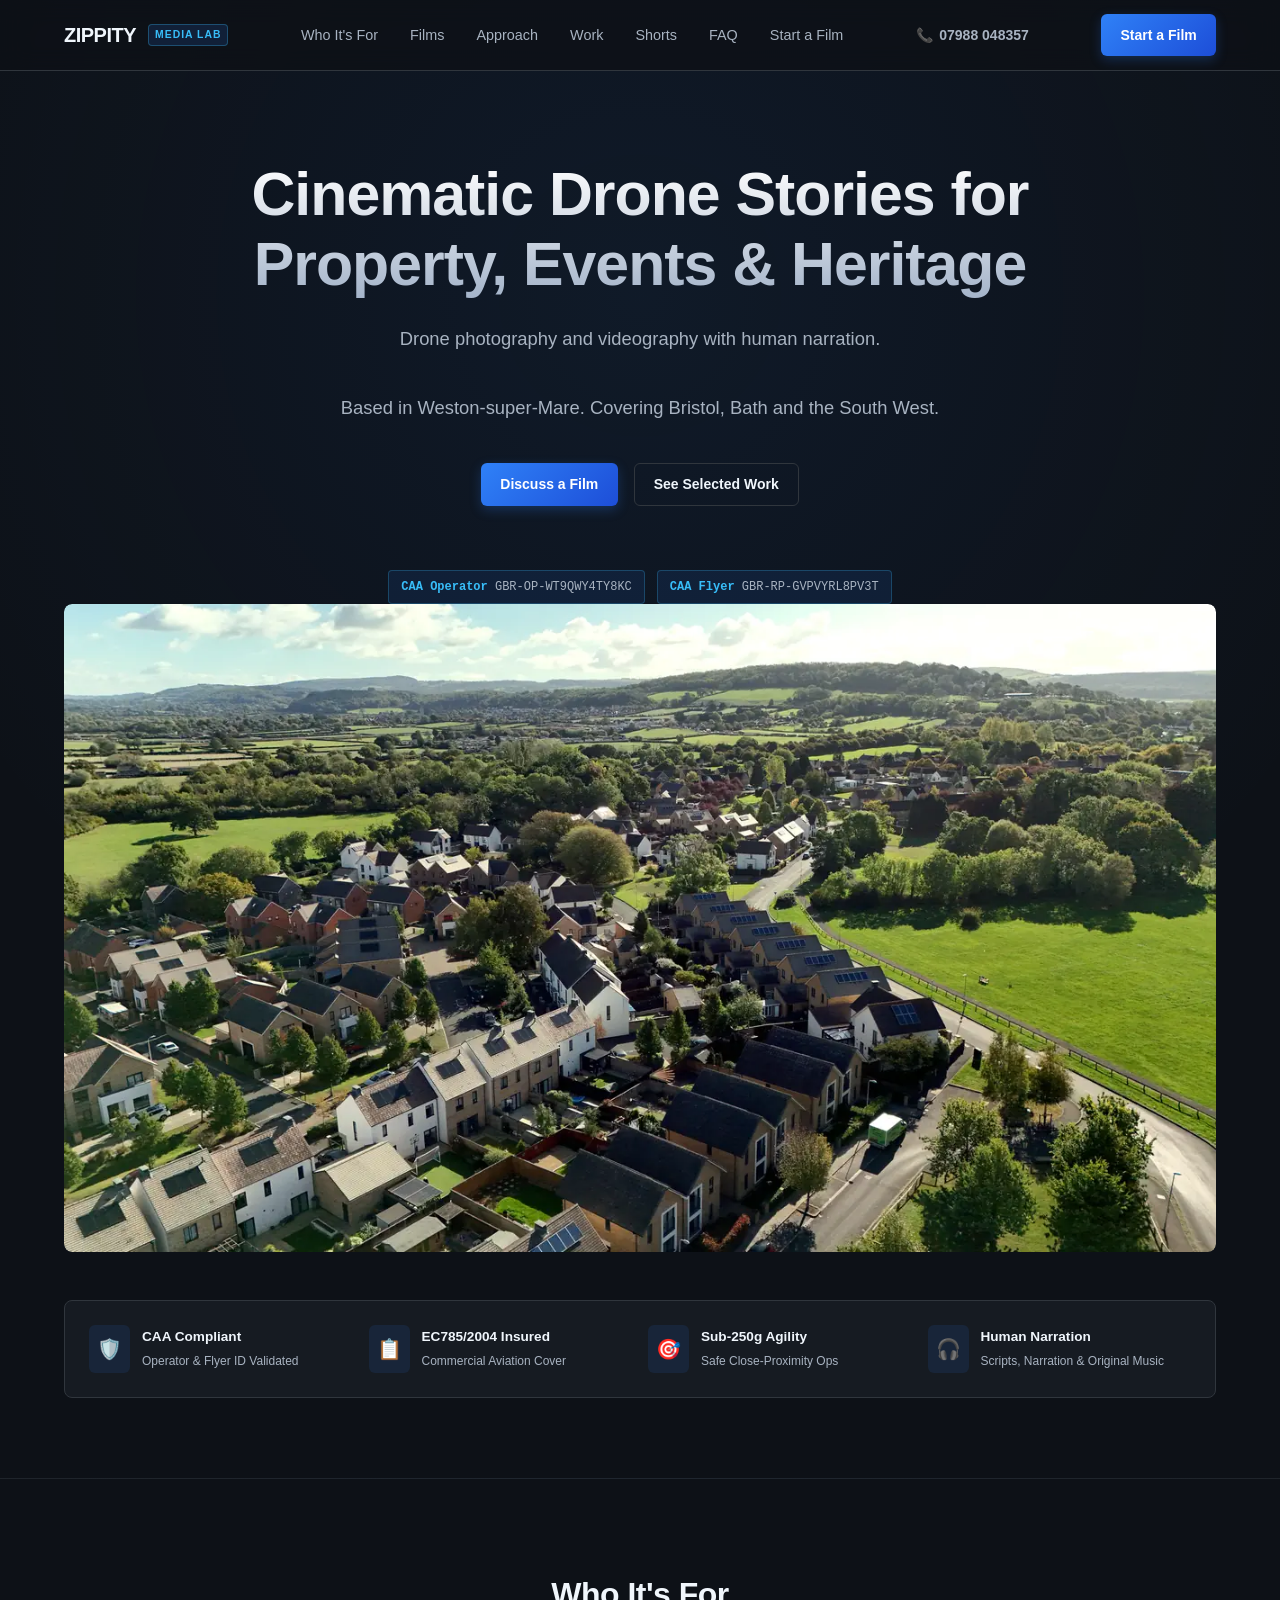
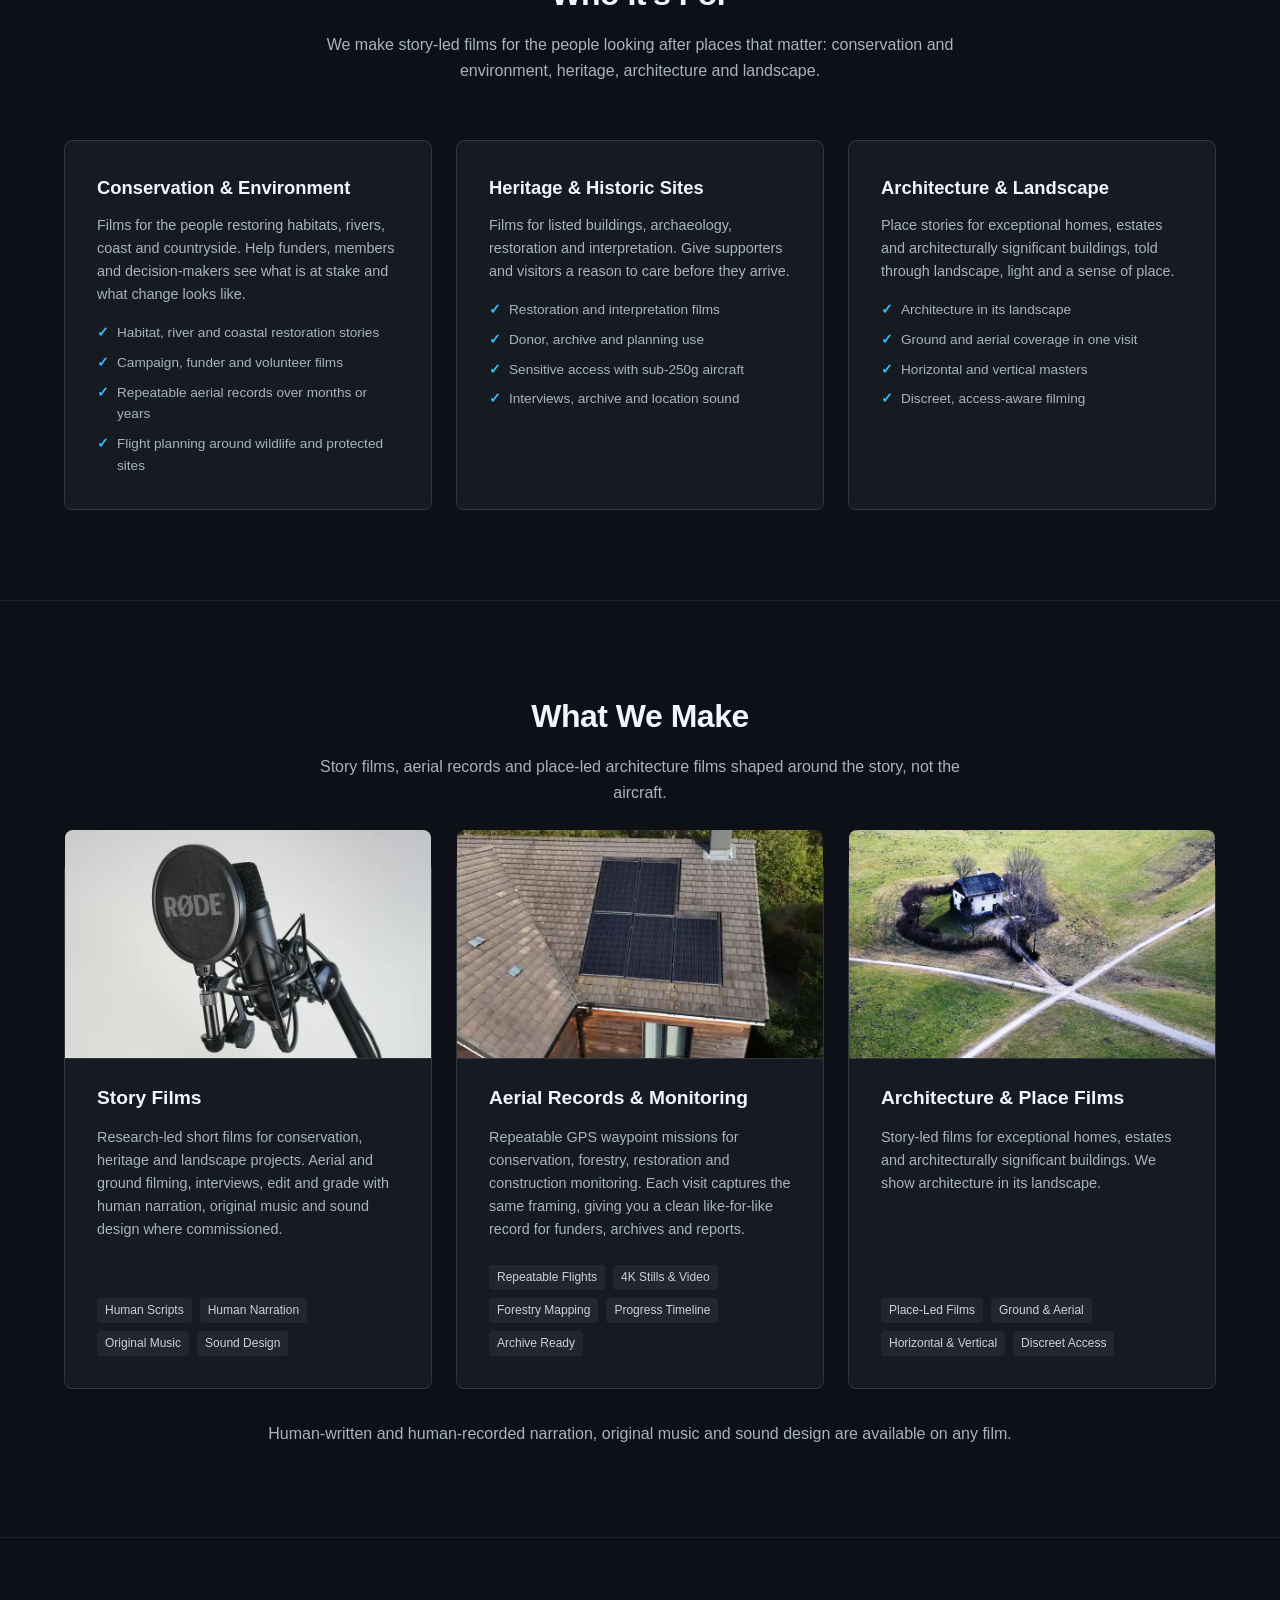
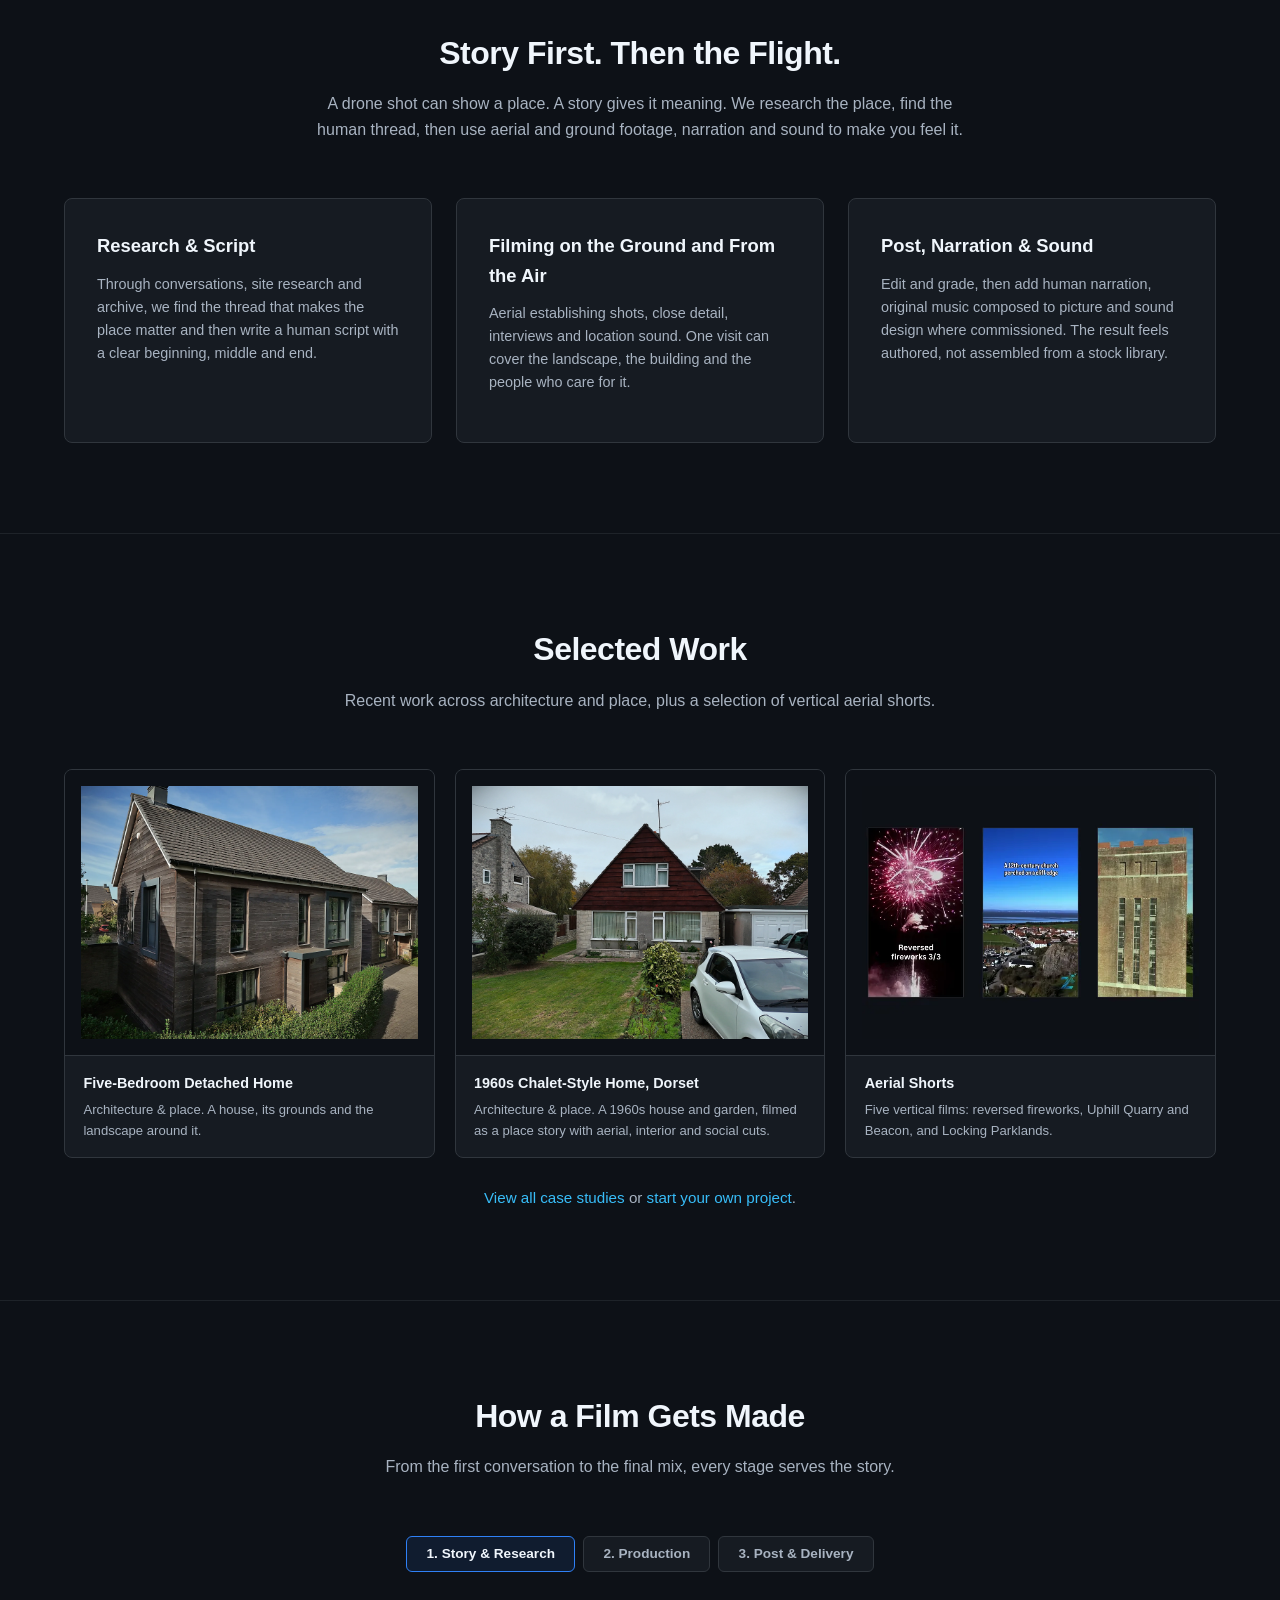
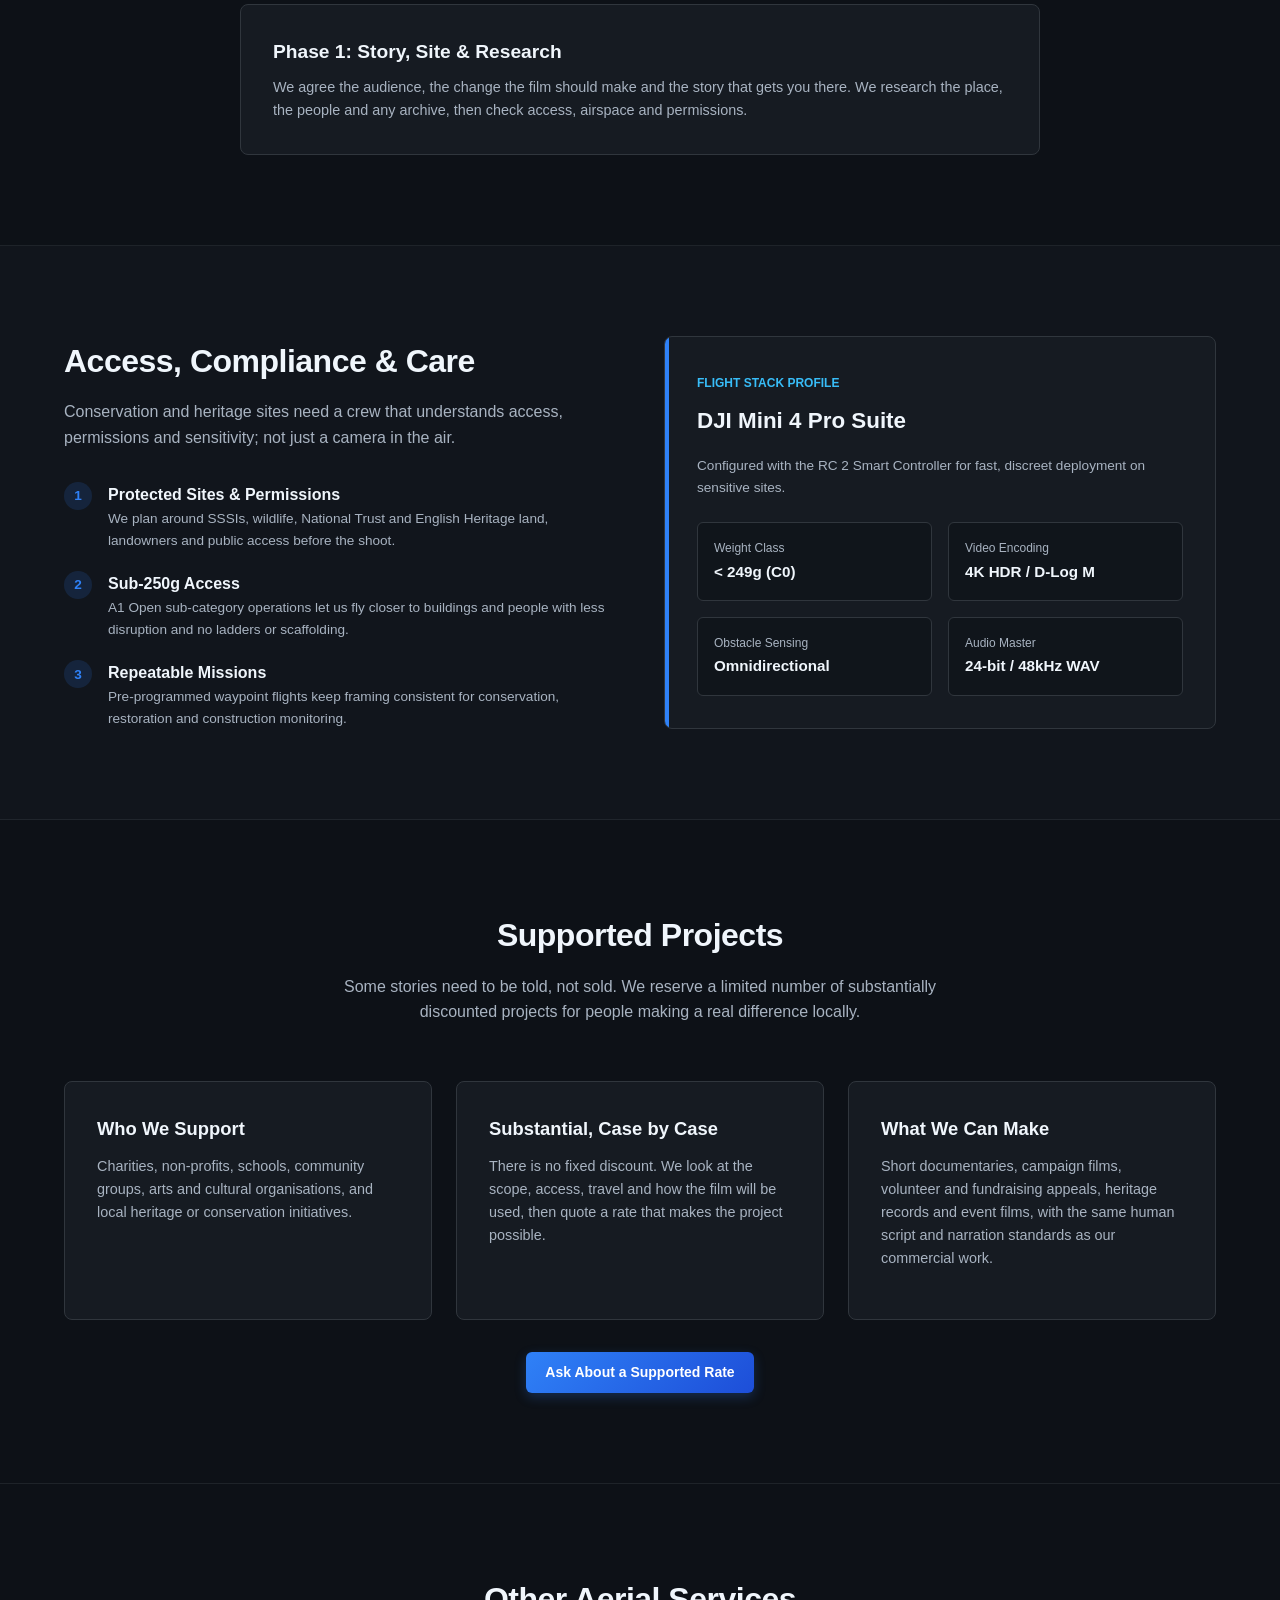
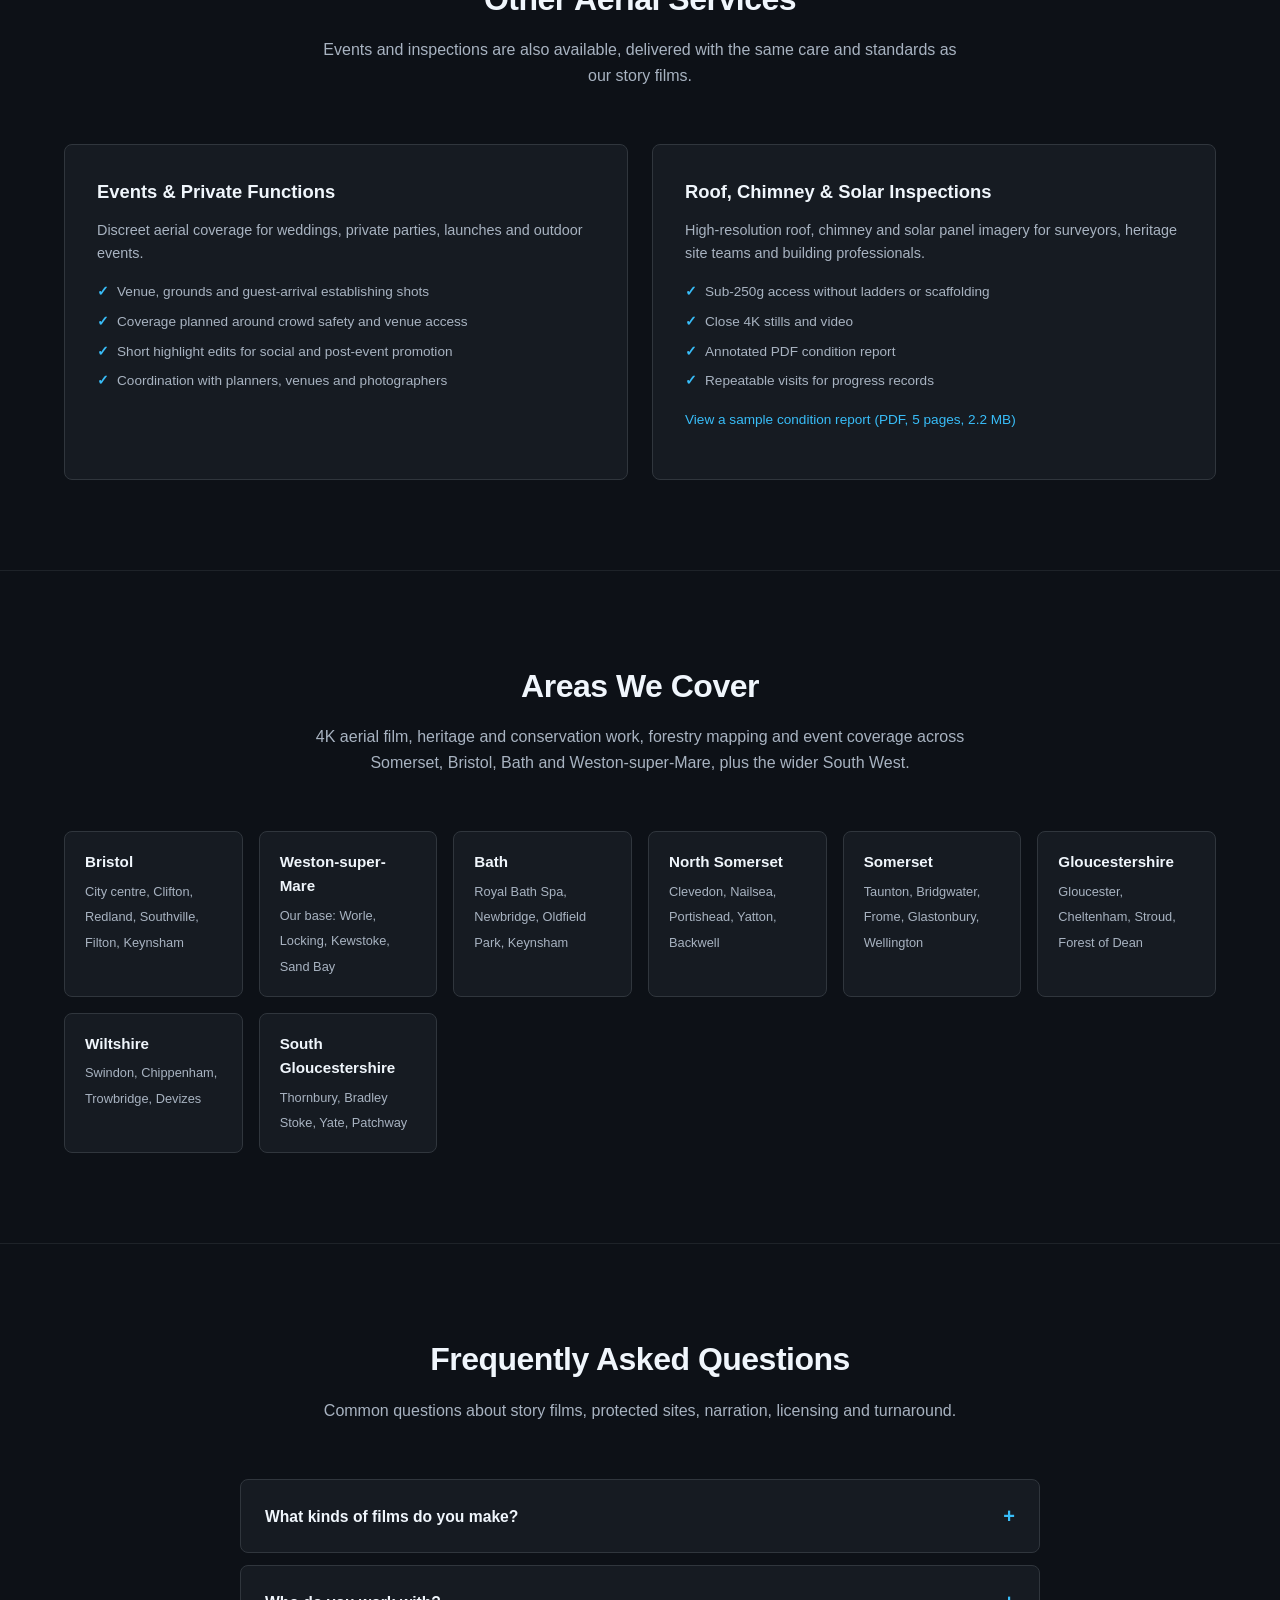
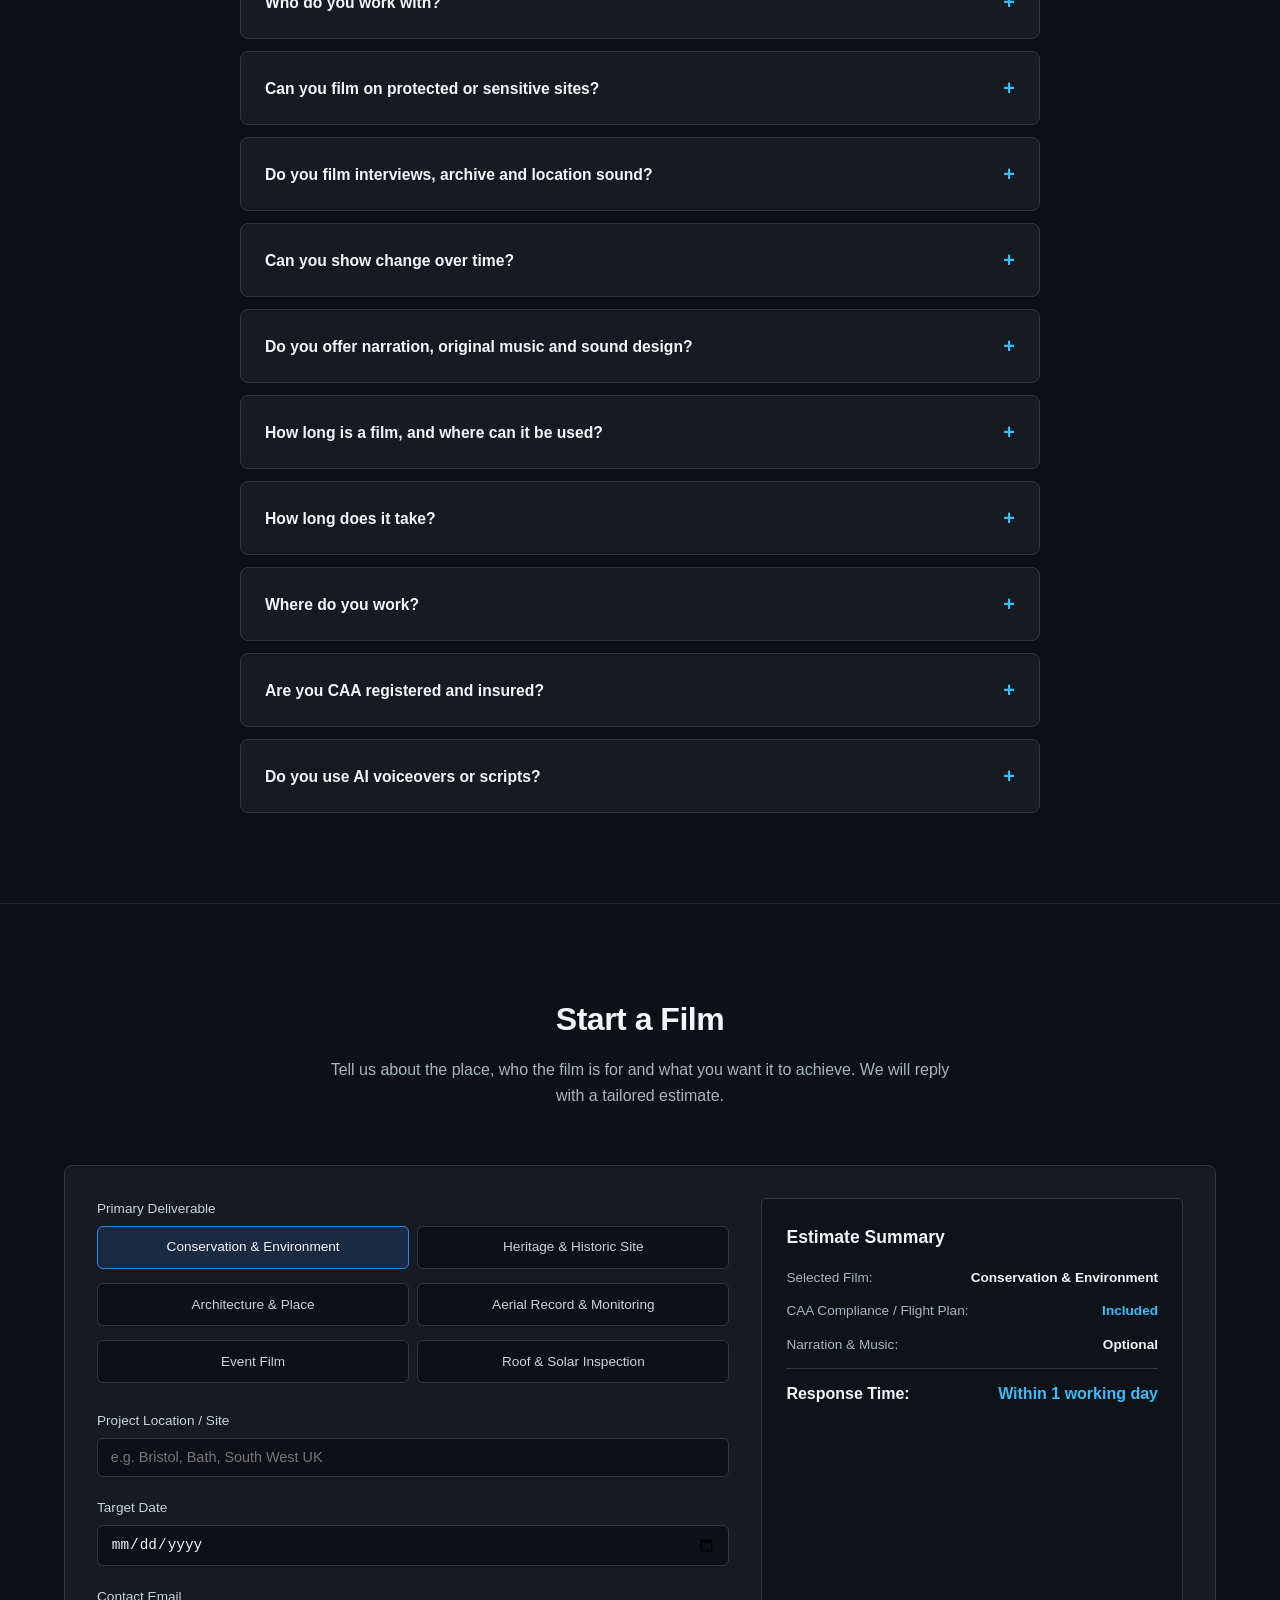
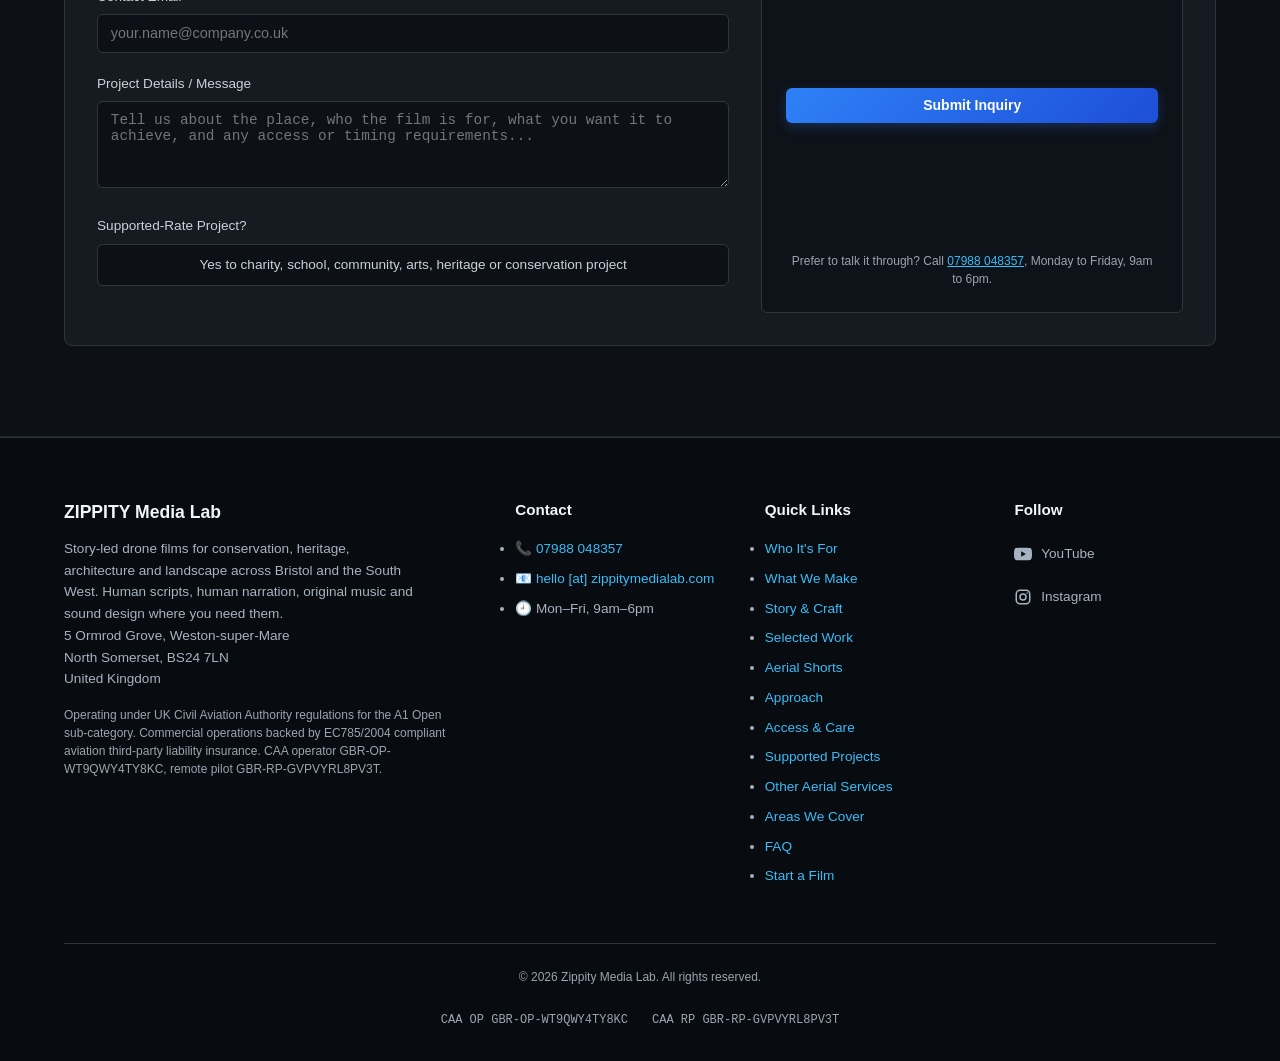
<file: index.html>
<!DOCTYPE html>
<html lang="en-GB">
<head>
    <meta charset="UTF-8">
    <meta name="viewport" content="width=device-width, initial-scale=1.0">
    <meta name="description" content="4K aerial cinematography, heritage and conservation filming, forestry drone mapping and event videography in Somerset, Bristol, Bath and Weston-super-Mare.">
    <meta name="robots" content="index, follow, max-image-preview:large, max-snippet:-1, max-video-preview:-1">
    <!-- TODO(seo): set og:locale to en_GB once any non-UK market is targeted -->
    <meta name="theme-color" content="#0d1117">
    <title>4K Aerial Cinematography | Somerset, Bristol &amp; Bath | Zippity Media Lab</title>

    <!-- ==================================================================
         CANONICAL URL
         TODO(seo): every domain-dependent string in this file lives in the
         constants below plus the FOOTER_CONTACT and SITE_URL references in
         the body. If the domain changes, update:
           1. SITE_URL / OG_URL / OG_IMAGE here in <head>
           2. <link rel="canonical">
           3. JSON-LD "url", "logo", "image" (@id: #business)
           4. footer mailto: link
           5. CONTACT_EMAIL in the <script> block (submitInquiry)
           6. robots.txt  -> Sitemap:
           7. sitemap.xml  -> <loc>
         Current canonical URL: https://www.zippitymedialab.com/
         NOTE: the site is hosted at the root of www.zippitymedialab.com on
         Cloudflare Pages. The old /zippity/ URLs 301-redirect
         here. Submit https://www.zippitymedialab.com/sitemap.xml directly in
         Google Search Console. hello [at] zippitymedialab.com is the contact
         address, so mailto: delivery is pending.
         ================================================================== -->
    <link rel="canonical" href="https://www.zippitymedialab.com/">

    <!-- Open Graph -->
    <meta property="og:type" content="website">
    <meta property="og:site_name" content="Zippity Media Lab">
    <meta property="og:locale" content="en_GB">
    <meta property="og:url" content="https://www.zippitymedialab.com/">
    <meta property="og:title" content="4K Aerial Cinematography | Somerset, Bristol &amp; Bath | Zippity Media Lab">
    <meta property="og:description" content="4K aerial cinematography, heritage and conservation filming, forestry drone mapping and event videography in Somerset, Bristol, Bath and Weston-super-Mare.">
    <!-- TODO(seo): og:image needs a real 1200x630 JPG at assets/og-1200x630.jpg (see reserved media slots) -->
    <meta property="og:image" content="https://www.zippitymedialab.com/assets/og-1200x630.jpg">
    <meta property="og:image:width" content="1200">
    <meta property="og:image:height" content="630">
    <meta property="og:image:alt" content="Cinematic aerial view captured by Zippity Media Lab over the South West">

    <!-- Twitter / X -->
    <meta name="twitter:card" content="summary_large_image">
    <meta name="twitter:title" content="4K Aerial Cinematography | Somerset, Bristol &amp; Bath | Zippity Media Lab">
    <meta name="twitter:description" content="4K aerial cinematography, heritage and conservation filming, forestry drone mapping and event videography in Somerset, Bristol, Bath and Weston-super-Mare.">
    <meta name="twitter:image" content="https://www.zippitymedialab.com/assets/og-1200x630.jpg">
    <meta name="twitter:image:alt" content="Cinematic aerial view captured by Zippity Media Lab over the South West">

    <!-- Favicon: inline SVG data URI so it resolves with no extra request and no 404.
         TODO(seo): replace with <link rel="icon" href="/favicon.svg"> once a real file exists. -->
    <link rel="icon" href="data:image/svg+xml,%3Csvg xmlns='http://www.w3.org/2000/svg' viewBox='0 0 32 32'%3E%3Crect width='32' height='32' rx='6' fill='%230d1117'/%3E%3Ctext x='16' y='22' font-family='Arial,sans-serif' font-size='14' font-weight='bold' fill='%2338bdf8' text-anchor='middle'%3EZ%3C/text%3E%3C/svg%3E">
    <!-- TODO(seo): add apple-touch-icon at /assets/apple-touch-icon.png (180x180) -->

    <!-- ==================== STRUCTURED DATA ====================
         @graph: ProfessionalService (#business) + 5 Service nodes + FAQPage + WebPage + WebSite.
         Deliberately NO AggregateRating/Review markup: no genuine reviews exist
         and fabricated review schema is a Google manual-action risk.
         FAQ text below MUST stay verbatim in sync with the visible FAQ section.
         NOTE: JSON-LD cannot contain comments, so these pending fields are
         omitted from the object above and listed here instead. Add them to
         #business when the real values are known:
           - "taxID"       -> Companies House number
           - "foundingDate"-> YYYY-MM-DD
           - "priceRange"  -> e.g. "GBP 400-1500" (also gives PriceSpecification)
           - "sameAs"      -> currently YouTube and Instagram; add LinkedIn when
             a company profile exists.
           - EC785/2004 credential -> replace the placeholder "comment" with the
             real insurer name and policy reference.
    =========================================================== -->
    <script type="application/ld+json">
    {
      "@context": "https://schema.org",
      "@graph": [
        {
          "@type": ["ProfessionalService", "LocalBusiness"],
          "@id": "https://www.zippitymedialab.com/#business",
          "name": "Zippity Media Lab",
          "description": "4K aerial cinematography, heritage and conservation filming, forestry drone mapping and event videography for Somerset, Bristol, Bath and Weston-super-Mare. Human-written scripts, professional narration, optional original music and sound design.",
          "url": "https://www.zippitymedialab.com/",
          "email": "hello@zippitymedialab.com",
          "telephone": "+447988048357",
          "image": "https://www.zippitymedialab.com/assets/og-1200x630.jpg",
          "logo": {
            "@type": "ImageObject",
            "@id": "https://www.zippitymedialab.com/#logo",
            "url": "https://www.zippitymedialab.com/assets/logo-512.png",
            "contentUrl": "https://www.zippitymedialab.com/assets/logo-512.png",
            "width": 512,
            "height": 512,
            "caption": "Zippity Media Lab"
          },
          "address": {
            "@type": "PostalAddress",
            "streetAddress": "5 Ormrod Grove",
            "addressLocality": "Weston-super-Mare",
            "addressRegion": "North Somerset",
            "postalCode": "BS24 7LN",
            "addressCountry": "GB"
          },
          "geo": {
            "@type": "GeoCoordinates",
            "latitude": 51.338121,
            "longitude": -2.899428
          },
          "openingHoursSpecification": [
            {
              "@type": "OpeningHoursSpecification",
              "dayOfWeek": ["Monday", "Tuesday", "Wednesday", "Thursday", "Friday"],
              "opens": "09:00",
              "closes": "18:00"
            }
          ],
          "areaServed": [
            { "@type": "City", "name": "Bristol" },
            { "@type": "City", "name": "Bath" },
            { "@type": "Place", "name": "Weston-super-Mare" },
            { "@type": "AdministrativeArea", "name": "North Somerset" },
            { "@type": "AdministrativeArea", "name": "Somerset" },
            { "@type": "AdministrativeArea", "name": "Wiltshire" },
            { "@type": "AdministrativeArea", "name": "Gloucestershire" },
            { "@type": "AdministrativeArea", "name": "South West England" }
          ],
          "hasCredential": [
            {
              "@type": "EducationalOccupationalCredential",
              "credentialCategory": "CAA Operator ID",
              "identifier": "GBR-OP-WT9QWY4TY8KC",
              "recognizedBy": { "@type": "GovernmentOrganization", "name": "UK Civil Aviation Authority" }
            },
            {
              "@type": "EducationalOccupationalCredential",
              "credentialCategory": "CAA Flyer ID",
              "identifier": "GBR-RP-GVPVYRL8PV3T",
              "recognizedBy": { "@type": "GovernmentOrganization", "name": "UK Civil Aviation Authority" }
            },
            {
              "@type": "EducationalOccupationalCredential",
              "credentialCategory": "Commercial Aviation Third-Party Liability Insurance",
              "identifier": "EC785/2004",
              "comment": "TODO(seo): replace with the insurer name and policy reference.",
              "recognizedBy": { "@type": "GovernmentOrganization", "name": "UK Civil Aviation Authority" }
            }
          ],
          "knowsAbout": [
            "4K aerial cinematography",
            "Drone photography",
            "Drone videography",
            "Cinematic aerial storytelling",
            "Heritage and conservation filming",
            "Forestry drone mapping",
            "Aerial survey and mapping",
            "Event videography",
            "Architecture and place films",
            "Human narration production",
            "Scriptwriting",
            "Original music composition",
            "Sound design",
            "A1 Open sub-category operations",
            "Roof, chimney and solar panel inspections",
            "Audio mastering"
          ],
          "contactPoint": {
            "@type": "ContactPoint",
            "contactType": "New business enquiries",
            "email": "hello@zippitymedialab.com",
            "telephone": "+447988048357",
            "areaServed": ["GB"],
            "availableLanguage": ["English"]
          },
          "sameAs": [
            "https://www.youtube.com/@ZippityMediaLab",
            "https://www.instagram.com/zippitymedialab/"
          ],
          "identifier": [
            { "@type": "PropertyValue", "name": "CAA Operator ID", "value": "GBR-OP-WT9QWY4TY8KC" },
            { "@type": "PropertyValue", "name": "CAA Flyer ID", "value": "GBR-RP-GVPVYRL8PV3T" }
          ],
          "slogan": "4K aerial cinematography for heritage, conservation, forestry and events across the South West",
          "openingHours": "Mo-Fr 09:00-18:00"
        },
        {
          "@type": "Service",
          "@id": "https://www.zippitymedialab.com/#service-story",
          "serviceType": "Heritage and Conservation Filming",
          "name": "Story Films",
          "description": "Research-led short films for heritage, conservation, architecture and landscape projects. Human-written scripts, aerial and ground filming, interviews, edit and grade, with optional human narration, original music and sound design.",
          "provider": { "@id": "https://www.zippitymedialab.com/#business" },
          "areaServed": [
            { "@type": "City", "name": "Bristol" },
            { "@type": "City", "name": "Bath" },
            { "@type": "AdministrativeArea", "name": "North Somerset" },
            { "@type": "AdministrativeArea", "name": "South West England" }
          ],
          "offers": {
            "@type": "Offer",
            "priceCurrency": "GBP",
            "availability": "https://schema.org/InStock",
            "priceSpecification": {
              "@type": "PriceSpecification",
              "priceCurrency": "GBP",
              "valueAddedTaxIncluded": false
            }
          }
        },
        {
          "@type": "Service",
          "@id": "https://www.zippitymedialab.com/#service-record",
          "serviceType": "Aerial Survey, Monitoring and Forestry Mapping",
          "name": "Aerial Records and Monitoring",
          "description": "Repeatable GPS waypoint flights, 4K stills, video and aerial mapping for conservation, forestry, restoration and construction monitoring, with a clean like-for-like timeline for funders, archives and reports.",
          "provider": { "@id": "https://www.zippitymedialab.com/#business" },
          "areaServed": [
            { "@type": "City", "name": "Bristol" },
            { "@type": "City", "name": "Bath" },
            { "@type": "AdministrativeArea", "name": "North Somerset" },
            { "@type": "AdministrativeArea", "name": "Somerset" }
          ],
          "offers": {
            "@type": "Offer",
            "priceCurrency": "GBP",
            "availability": "https://schema.org/InStock"
          }
        },
        {
          "@type": "Service",
          "@id": "https://www.zippitymedialab.com/#service-mapping",
          "serviceType": "Forestry Drone Mapping",
          "name": "Forestry Drone Mapping",
          "description": "4K aerial imagery and mapping for woodland, forestry and land management projects, with repeatable flight paths and clear visual records for survey, planning and reporting.",
          "provider": { "@id": "https://www.zippitymedialab.com/#business" },
          "areaServed": [
            { "@type": "City", "name": "Bristol" },
            { "@type": "City", "name": "Bath" },
            { "@type": "Place", "name": "Weston-super-Mare" },
            { "@type": "AdministrativeArea", "name": "Somerset" },
            { "@type": "AdministrativeArea", "name": "South West England" }
          ],
          "offers": {
            "@type": "Offer",
            "priceCurrency": "GBP",
            "availability": "https://schema.org/InStock"
          }
        },
        {
          "@type": "Service",
          "@id": "https://www.zippitymedialab.com/#service-property",
          "serviceType": "Architecture and Place Film",
          "name": "Architecture and Place Films",
          "description": "Story-led films for exceptional homes, estates and architecturally significant buildings, showing architecture in its landscape.",
          "provider": { "@id": "https://www.zippitymedialab.com/#business" },
          "areaServed": [
            { "@type": "City", "name": "Bristol" },
            { "@type": "City", "name": "Bath" },
            { "@type": "AdministrativeArea", "name": "North Somerset" },
            { "@type": "AdministrativeArea", "name": "South West England" }
          ],
          "offers": {
            "@type": "Offer",
            "priceCurrency": "GBP",
            "availability": "https://schema.org/InStock"
          }
        },
        {
          "@type": "Service",
          "@id": "https://www.zippitymedialab.com/#service-event",
          "serviceType": "Event Videography",
          "name": "Event Films",
          "description": "Discreet aerial event videography for weddings, private functions and outdoor events, planned around crowd safety and venue access.",
          "provider": { "@id": "https://www.zippitymedialab.com/#business" },
          "areaServed": [
            { "@type": "City", "name": "Bristol" },
            { "@type": "City", "name": "Bath" },
            { "@type": "AdministrativeArea", "name": "Somerset" }
          ],
          "offers": {
            "@type": "Offer",
            "priceCurrency": "GBP",
            "availability": "https://schema.org/InStock"
          }
        },
        {
          "@type": "Service",
          "@id": "https://www.zippitymedialab.com/#service-inspection",
          "name": "Roof, Chimney and Solar Panel Inspections",
          "serviceType": "Aerial Roof and Building Inspection",
          "description": "Close-proximity aerial 4K stills and video of roofs, chimneys and solar arrays for surveyors, heritage site teams, building professionals and property managers, captured on sub-250g drones without ladders or scaffolding.",
          "provider": { "@id": "https://www.zippitymedialab.com/#business" },
          "areaServed": [
            { "@type": "City", "name": "Bristol" },
            { "@type": "City", "name": "Bath" },
            { "@type": "AdministrativeArea", "name": "Somerset" },
            { "@type": "AdministrativeArea", "name": "Gloucestershire" }
          ],
          "offers": {
            "@type": "Offer",
            "priceCurrency": "GBP",
            "availability": "https://schema.org/InStock"
          }
        },
        {
          "@type": "FAQPage",
          "@id": "https://www.zippitymedialab.com/#faq",
          "mainEntity": [
            {
              "@type": "Question",
              "name": "What kinds of films do you make?",
              "acceptedAnswer": {
                "@type": "Answer",
                "text": "Story-led short films for conservation, heritage, architecture and landscape projects. We can make campaign films, funder and supporter films, interpretation pieces, archive records and social cuts, always built around a human story."
              }
            },
            {
              "@type": "Question",
              "name": "Who do you work with?",
              "acceptedAnswer": {
                "@type": "Answer",
                "text": "Conservation and environment organisations, heritage and historic sites, architects and landscape practices, and owners of exceptional homes and estates. We also work with charities, community groups and other production teams."
              }
            },
            {
              "@type": "Question",
              "name": "Can you film on protected or sensitive sites?",
              "acceptedAnswer": {
                "@type": "Answer",
                "text": "Yes. We plan around protected landscapes, wildlife, landowners and public access, and we confirm permissions and airspace before the shoot. Our sub-250g aircraft let us work discreetly around buildings, visitors and sensitive habitats."
              }
            },
            {
              "@type": "Question",
              "name": "Do you film interviews, archive and location sound?",
              "acceptedAnswer": {
                "@type": "Answer",
                "text": "Yes. A story film can include interviews, archive material, location sound and ground-level footage alongside the aerial work. We can also work with your existing archive or footage."
              }
            },
            {
              "@type": "Question",
              "name": "Can you show change over time?",
              "acceptedAnswer": {
                "@type": "Answer",
                "text": "Yes. We program repeatable GPS waypoint missions, so each visit captures an identical flight path and framing. That gives you a clean like-for-like timeline for conservation, restoration or construction monitoring."
              }
            },
            {
              "@type": "Question",
              "name": "Do you offer narration, original music and sound design?",
              "acceptedAnswer": {
                "@type": "Answer",
                "text": "Yes. Narration, original music and sound design are available on any film. Every script is written by a human and every narration performance is by a professional human voice actor. Music is composed to picture, and sound design is mixed in-house at 24-bit/48kHz."
              }
            },
            {
              "@type": "Question",
              "name": "How long is a film, and where can it be used?",
              "acceptedAnswer": {
                "@type": "Answer",
                "text": "Most story films run from 60 to 180 seconds, with shorter social cuts where needed. We deliver horizontal masters and vertical versions, and licensing is included so you can publish worldwide without further clearance."
              }
            },
            {
              "@type": "Question",
              "name": "How long does it take?",
              "acceptedAnswer": {
                "@type": "Answer",
                "text": "Aerial records and inspections are typically delivered within 48 hours of the shoot. Story films take longer because of research, scripting, narration and post-production, usually two to four weeks depending on scope."
              }
            },
            {
              "@type": "Question",
              "name": "Where do you work?",
              "acceptedAnswer": {
                "@type": "Answer",
                "text": "We are based in Weston-super-Mare, North Somerset, and cover Bristol, Bath and the wider South West of England as our core service area. We also travel for the right project."
              }
            },
            {
              "@type": "Question",
              "name": "Are you CAA registered and insured?",
              "acceptedAnswer": {
                "@type": "Answer",
                "text": "Yes. All commercial operations are backed by third-party aviation liability insurance to EC785/2004, and we are registered with the Civil Aviation Authority as operator GBR-OP-WT9QWY4TY8KC and remote pilot GBR-RP-GVPVYRL8PV3T."
              }
            },
            {
              "@type": "Question",
              "name": "Do you use AI voiceovers or scripts?",
              "acceptedAnswer": {
                "@type": "Answer",
                "text": "No. We do not use AI-generated narration or AI-written scripts. Every script is written by a human, and every narration performance is by a professional human voice actor."
              }
            }
          ]
        },
        {
          "@type": "WebPage",
          "@id": "https://www.zippitymedialab.com/#webpage",
          "url": "https://www.zippitymedialab.com/",
          "name": "4K Aerial Cinematography | Somerset, Bristol & Bath | Zippity Media Lab",
          "description": "4K aerial cinematography, heritage and conservation filming, forestry drone mapping and event videography in Somerset, Bristol, Bath and Weston-super-Mare.",
          "inLanguage": "en-GB",
          "isPartOf": { "@id": "https://www.zippitymedialab.com/#website" },
          "about": { "@id": "https://www.zippitymedialab.com/#business" }
        },
        {
          "@type": "WebSite",
          "@id": "https://www.zippitymedialab.com/#website",
          "url": "https://www.zippitymedialab.com/",
          "name": "Zippity Media Lab",
          "inLanguage": "en-GB",
          "publisher": { "@id": "https://www.zippitymedialab.com/#business" }
        }
      ]
    }
    </script>

    <style>
        :root {
            --bg-dark: #0d1117;
            --bg-card: #161b22;
            --bg-card-hover: #21262d;
            --border-color: #30363d;
            --accent-blue: #2f81f7;
            --accent-cyan: #38bdf8;
            --accent-amber: #f59e0b;
            --text-main: #f0f6fc;
            /* Kept at #8b949e (6.15:1 on #0d1117, AA-pass) but nudged to #a8b3c1
               (8.91:1) since most muted text sits on --bg-card at 0.75-0.9rem,
               where small type benefits from the extra headroom. */
            --text-muted: #a8b3c1;
            /* FIXED: was #6e7681, which measured 4.29:1 on the #080b0f footer --
               a WCAG AA failure for the 0.75rem disclaimer text. Now 7.88:1. */
            --text-faint: #9aa5b1;
            --font-stack: -apple-system, BlinkMacSystemFont, "Segoe UI", Roboto, Helvetica, Arial, sans-serif;
            --transition: all 0.25s ease-in-out;
            --container-max: 1200px;
        }

        * {
            box-sizing: border-box;
            margin: 0;
            padding: 0;
        }

        /* Respect the `hidden` attribute even for elements given a display by
           other rules. Used to hide the Selected Work section (and its nav
           links) until real work is ready without deleting any markup. */
        [hidden] {
            display: none !important;
        }

        html {
            scroll-behavior: smooth;
            font-size: 16px;
            -webkit-text-size-adjust: 100%;
            text-size-adjust: 100%;
            /* Anchored sections clear the fixed 70px header instead of hiding
               beneath it when #services etc. are linked directly. */
            scroll-padding-top: 90px;
        }

        /* Visible only when focused: keyboard users can jump past the nav. */
        .skip-link {
            position: absolute;
            top: -100px;
            left: 1rem;
            z-index: 1100;
            padding: 0.75rem 1.25rem;
            background: var(--accent-blue);
            color: #fff;
            font-weight: 600;
            border-radius: 0 0 6px 6px;
            transition: top 0.2s ease-in-out;
        }

        .skip-link:focus {
            top: 0;
        }

        :focus-visible {
            outline: 2px solid var(--accent-cyan);
            outline-offset: 2px;
        }

        body {
            background-color: var(--bg-dark);
            color: var(--text-main);
            font-family: var(--font-stack);
            line-height: 1.6;
            overflow-x: hidden;
            -webkit-font-smoothing: antialiased;
        }

        a {
            color: inherit;
            text-decoration: none;
        }

        button {
            font-family: inherit;
            cursor: pointer;
            border: none;
            outline: none;
        }

        .container {
            max-width: var(--container-max);
            margin: 0 auto;
            padding: 0 1.5rem;
        }

        header {
            position: fixed;
            top: 0;
            left: 0;
            right: 0;
            z-index: 1000;
            background: rgba(13, 17, 23, 0.85);
            backdrop-filter: blur(12px);
            border-bottom: 1px solid var(--border-color);
        }

        .nav-wrapper {
            display: flex;
            align-items: center;
            justify-content: space-between;
            height: 70px;
        }

        .logo {
            display: flex;
            align-items: center;
            gap: 0.75rem;
            font-weight: 800;
            font-size: 1.25rem;
            letter-spacing: -0.5px;
        }

        .logo-badge {
            font-size: 0.65rem;
            text-transform: uppercase;
            padding: 2px 6px;
            background: rgba(47, 129, 247, 0.15);
            color: var(--accent-cyan);
            border: 1px solid rgba(56, 189, 248, 0.3);
            border-radius: 4px;
            letter-spacing: 1px;
        }

        .nav-links {
            display: flex;
            align-items: center;
            gap: 2rem;
            list-style: none;
        }

        .nav-links a {
            font-size: 0.9rem;
            color: var(--text-muted);
            transition: var(--transition);
            font-weight: 500;
        }

        .nav-links a:hover {
            color: var(--text-main);
        }

        .btn-primary {
            background: linear-gradient(135deg, var(--accent-blue), #1d4ed8);
            color: #fff;
            padding: 0.6rem 1.2rem;
            border-radius: 6px;
            font-weight: 600;
            font-size: 0.875rem;
            transition: var(--transition);
            box-shadow: 0 4px 12px rgba(47, 129, 247, 0.25);
            display: inline-flex;
            align-items: center;
            gap: 0.5rem;
        }

        .btn-primary:hover {
            opacity: 0.95;
            transform: translateY(-1px);
            box-shadow: 0 6px 16px rgba(47, 129, 247, 0.35);
        }

        .btn-secondary {
            background: transparent;
            color: var(--text-main);
            padding: 0.6rem 1.2rem;
            border-radius: 6px;
            font-weight: 600;
            font-size: 0.875rem;
            border: 1px solid var(--border-color);
            transition: var(--transition);
        }

        .btn-secondary:hover {
            background: var(--bg-card-hover);
            border-color: var(--text-muted);
        }

        .mobile-toggle {
            display: none;
            background: none;
            color: var(--text-main);
            font-size: 1.5rem;
            padding: 0.5rem;
        }

        .header-phone {
            display: inline-flex;
            align-items: center;
            gap: 0.4rem;
            font-size: 0.875rem;
            font-weight: 600;
            color: var(--text-muted);
            transition: var(--transition);
            white-space: nowrap;
        }

        .header-phone:hover {
            color: var(--text-main);
        }

        .hero {
            padding: 160px 0 80px;
            position: relative;
            background: radial-gradient(circle at 50% 20%, rgba(47, 129, 247, 0.08) 0%, transparent 60%);
        }

        .hero-content {
            max-width: 800px;
            margin: 0 auto;
            text-align: center;
        }

        /* Hero media */
        .hero-media {
            max-width: 1200px;
            margin: 0 auto 3rem;
            aspect-ratio: 16 / 9;
            border-radius: 8px;
            background: var(--bg-card);
            overflow: hidden;
        }

        .hero-media img {
            width: 100%;
            height: 100%;
            object-fit: cover;
            border-radius: 8px;
            display: block;
        }

        /* Portfolio / evidence grid */
        .portfolio-grid {
            display: grid;
            grid-template-columns: repeat(auto-fit, minmax(260px, 1fr));
            gap: 1.25rem;
        }

        .portfolio-card {
            margin: 0;
            background: var(--bg-card);
            border: 1px solid var(--border-color);
            border-radius: 8px;
            overflow: hidden;
            display: flex;
            flex-direction: column;
        }

        .portfolio-thumb {
            aspect-ratio: 4 / 3;
            background: var(--bg-dark);
            border-bottom: 1px solid var(--border-color);
            display: flex;
            align-items: center;
            justify-content: center;
            color: var(--text-faint);
            font-size: 0.75rem;
            text-align: center;
            padding: 1rem;
        }

        .portfolio-thumb img {
            width: 100%;
            height: 100%;
            object-fit: cover;
            display: block;
        }

        .portfolio-card .portfolio-caption {
            padding: 1rem 1.15rem;
            font-size: 0.82rem;
            color: var(--text-muted);
        }

        .portfolio-card .portfolio-caption strong {
            display: block;
            color: var(--text-main);
            font-size: 0.9rem;
            margin-bottom: 0.25rem;
        }

        @media (max-width: 1120px) and (min-width: 769px) {
            .nav-links {
                gap: 1rem;
            }
            .nav-links a {
                font-size: 0.84rem;
            }
            .header-phone {
                display: none;
            }
        }

        /* Areas served */
        .area-grid {
            display: grid;
            grid-template-columns: repeat(auto-fit, minmax(170px, 1fr));
            gap: 1rem;
        }

        .area-item {
            background: var(--bg-card);
            border: 1px solid var(--border-color);
            border-radius: 8px;
            padding: 1.1rem 1.25rem;
        }

        .area-item strong {
            display: block;
            font-size: 0.95rem;
            margin-bottom: 0.2rem;
        }

        .area-item span {
            font-size: 0.8rem;
            color: var(--text-muted);
        }

        /* Audience / use-case blocks */
        .audience-grid {
            display: grid;
            grid-template-columns: repeat(auto-fit, minmax(280px, 1fr));
            gap: 1.5rem;
        }

        .audience-card {
            background: var(--bg-card);
            border: 1px solid var(--border-color);
            border-radius: 8px;
            padding: 2rem;
        }

        .audience-card h3 {
            font-size: 1.15rem;
            margin-bottom: 0.75rem;
        }

        .audience-card p {
            color: var(--text-muted);
            font-size: 0.9rem;
            margin-bottom: 1rem;
        }

        .audience-card ul {
            list-style: none;
            display: flex;
            flex-direction: column;
            gap: 0.5rem;
        }

        .audience-card li {
            font-size: 0.85rem;
            color: var(--text-muted);
            padding-left: 1.25rem;
            position: relative;
        }

        .audience-card li::before {
            content: "\2713";
            position: absolute;
            left: 0;
            color: var(--accent-cyan);
            font-weight: 700;
        }

        /* FAQ: native <details> so the answers are in the DOM and crawlable
           with no JS. Previously the process tabs hid content via display:none,
           which risks Phases 2-3 never being indexed. */
        .faq-list {
            max-width: 800px;
            margin: 0 auto;
            display: flex;
            flex-direction: column;
            gap: 0.75rem;
        }

        .faq-item {
            background: var(--bg-card);
            border: 1px solid var(--border-color);
            border-radius: 8px;
            padding: 0 1.5rem;
        }

        .faq-item summary {
            cursor: pointer;
            padding: 1.25rem 0;
            font-weight: 600;
            font-size: 0.98rem;
            list-style: none;
            display: flex;
            justify-content: space-between;
            gap: 1rem;
            align-items: center;
        }

        .faq-item summary::-webkit-details-marker {
            display: none;
        }

        .faq-item summary::after {
            content: "+";
            color: var(--accent-cyan);
            font-size: 1.25rem;
            font-weight: 700;
            flex-shrink: 0;
        }

        .faq-item[open] summary::after {
            content: "\2212";
        }

        .faq-answer {
            padding-bottom: 1.25rem;
            color: var(--text-muted);
            font-size: 0.9rem;
        }

        .faq-answer p {
            color: var(--text-muted);
        }

        /* Credentials block */
        .credential-list {
            list-style: none;
            display: flex;
            flex-wrap: wrap;
            gap: 0.75rem;
            margin-top: 1.5rem;
            justify-content: center;
        }

        .credential-list li {
            font-size: 0.75rem;
            font-family: ui-monospace, SFMono-Regular, Menlo, Consolas, monospace;
            background: rgba(47, 129, 247, 0.1);
            border: 1px solid rgba(56, 189, 248, 0.25);
            color: var(--text-muted);
            padding: 0.4rem 0.75rem;
            border-radius: 4px;
        }

        .credential-list strong {
            color: var(--accent-cyan);
            font-weight: 600;
        }

        /* Visually hidden but exposed to assistive tech */
        .sr-only {
            position: absolute;
            width: 1px;
            height: 1px;
            padding: 0;
            margin: -1px;
            overflow: hidden;
            clip: rect(0, 0, 0, 0);
            white-space: nowrap;
            border: 0;
        }

        .hero h1 {
            font-size: clamp(2.2rem, 5vw, 3.8rem);
            line-height: 1.15;
            font-weight: 800;
            margin-bottom: 1.5rem;
            letter-spacing: -1px;
            background: linear-gradient(180deg, #ffffff 0%, #a3b3c9 100%);
            -webkit-background-clip: text;
            -webkit-text-fill-color: transparent;
        }

        .hero p {
            font-size: 1.15rem;
            color: var(--text-muted);
            margin-bottom: 2.5rem;
            max-width: 680px;
            margin-left: auto;
            margin-right: auto;
        }

        .hero-location {
            font-size: 0.9rem;
            color: var(--text-faint);
            margin-bottom: 2rem;
            max-width: 680px;
            margin-left: auto;
            margin-right: auto;
        }

        .service-media {
            aspect-ratio: 16 / 10;
            background: var(--bg-dark);
            border-bottom: 1px solid var(--border-color);
            border-radius: 8px 8px 0 0;
            margin: -2rem -2rem 1.5rem;
            overflow: hidden;
        }

        .service-media img {
            width: 100%;
            height: 100%;
            object-fit: cover;
            display: block;
        }

        .service-card:has(.service-media) {
            padding: 0 2rem 2rem;
        }

        .hero-actions {
            display: flex;
            justify-content: center;
            gap: 1rem;
            margin-bottom: 4rem;
        }

        .trust-bar {
            display: grid;
            grid-template-columns: repeat(auto-fit, minmax(220px, 1fr));
            gap: 1rem;
            padding: 1.5rem;
            background: var(--bg-card);
            border: 1px solid var(--border-color);
            border-radius: 8px;
        }

        .trust-item {
            display: flex;
            align-items: center;
            gap: 0.75rem;
            text-align: left;
        }

        .trust-icon {
            color: var(--accent-blue);
            font-size: 1.25rem;
            background: rgba(47, 129, 247, 0.1);
            padding: 0.5rem;
            border-radius: 6px;
        }

        .trust-text strong {
            display: block;
            font-size: 0.85rem;
            color: var(--text-main);
        }

        .trust-text span {
            font-size: 0.75rem;
            color: var(--text-muted);
        }

        section {
            padding: 90px 0;
            border-bottom: 1px solid rgba(48, 54, 61, 0.5);
        }

        .section-alt {
            background: rgba(22, 27, 34, 0.5);
        }

        .section-header {
            text-align: center;
            max-width: 650px;
            margin: 0 auto 3.5rem;
        }

        .section-title {
            font-size: 2rem;
            font-weight: 700;
            margin-bottom: 0.75rem;
            letter-spacing: -0.5px;
        }

        .section-subtitle {
            color: var(--text-muted);
            font-size: 1rem;
        }

        .section-title-left {
            text-align: left;
        }

        .tech-intro {
            color: var(--text-muted);
            margin-bottom: 2rem;
        }

        .tech-spec-body {
            font-size: 0.85rem;
            color: var(--text-muted);
        }

        .tech-box-label {
            font-size: 0.75rem;
            color: var(--accent-cyan);
            font-weight: 700;
            text-transform: uppercase;
        }

        .tech-box-title {
            margin: 0.5rem 0 1rem;
            font-size: 1.4rem;
        }

        .tech-box-body {
            font-size: 0.85rem;
            color: var(--text-muted);
        }

        .services-grid {
            display: grid;
            grid-template-columns: repeat(auto-fit, minmax(280px, 1fr));
            gap: 1.5rem;
        }

        .service-card {
            background: var(--bg-card);
            border: 1px solid var(--border-color);
            border-radius: 8px;
            padding: 2rem;
            transition: var(--transition);
            display: flex;
            flex-direction: column;
            justify-content: space-between;
        }

        .service-card:hover {
            background: var(--bg-card-hover);
            border-color: rgba(47, 129, 247, 0.4);
            transform: translateY(-2px);
        }

        .service-card h3 {
            font-size: 1.2rem;
            margin-bottom: 0.75rem;
        }

        .service-card p {
            color: var(--text-muted);
            font-size: 0.9rem;
            margin-bottom: 1.5rem;
        }

        .service-tags {
            display: flex;
            flex-wrap: wrap;
            gap: 0.5rem;
            list-style: none;
        }

        .service-tags li {
            font-size: 0.75rem;
            background: rgba(255, 255, 255, 0.05);
            padding: 3px 8px;
            border-radius: 4px;
            color: #c9d1d9;
        }

        .service-report-link {
            display: inline-flex;
            align-items: center;
            flex-wrap: wrap;
            gap: 0.4rem;
            margin-top: 0.9rem;
            font-size: 0.85rem;
            font-weight: 600;
            color: var(--accent-cyan);
            transition: var(--transition);
        }

        .service-report-link:hover {
            color: var(--accent-blue);
            text-decoration: underline;
        }

        .service-report-meta {
            color: var(--text-muted);
            font-weight: 500;
        }

        .tech-showcase {
            display: grid;
            grid-template-columns: 1fr 1fr;
            gap: 3rem;
            align-items: center;
        }

        .tech-spec-list {
            list-style: none;
            display: flex;
            flex-direction: column;
            gap: 1.25rem;
        }

        .tech-spec-item {
            display: flex;
            gap: 1rem;
            align-items: flex-start;
        }

        .tech-spec-item .num {
            background: rgba(47, 129, 247, 0.15);
            color: var(--accent-blue);
            font-weight: 700;
            width: 28px;
            height: 28px;
            border-radius: 50%;
            display: flex;
            align-items: center;
            justify-content: center;
            font-size: 0.85rem;
            flex-shrink: 0;
        }

        .tech-box {
            background: var(--bg-card);
            border: 1px solid var(--border-color);
            border-radius: 8px;
            padding: 2rem;
            position: relative;
            overflow: hidden;
        }

        .tech-box::before {
            content: "";
            position: absolute;
            top: 0;
            left: 0;
            width: 4px;
            height: 100%;
            background: var(--accent-blue);
        }

        .spec-grid {
            display: grid;
            grid-template-columns: 1fr 1fr;
            gap: 1rem;
            margin-top: 1.5rem;
        }

        .spec-node {
            background: rgba(13, 17, 23, 0.6);
            padding: 1rem;
            border-radius: 6px;
            border: 1px solid var(--border-color);
        }

        .spec-node span {
            display: block;
            font-size: 0.75rem;
            color: var(--text-muted);
        }

        .spec-node strong {
            font-size: 0.95rem;
            color: var(--text-main);
        }

        .process-tabs {
            display: flex;
            justify-content: center;
            gap: 0.5rem;
            margin-bottom: 2rem;
        }

        .tab-btn {
            background: var(--bg-card);
            color: var(--text-muted);
            border: 1px solid var(--border-color);
            padding: 0.6rem 1.2rem;
            border-radius: 6px;
            font-size: 0.85rem;
            font-weight: 600;
            transition: var(--transition);
        }

        .tab-btn.active, .tab-btn:hover {
            color: var(--text-main);
            border-color: var(--accent-blue);
            background: rgba(47, 129, 247, 0.1);
        }

        .tab-content {
            background: var(--bg-card);
            border: 1px solid var(--border-color);
            padding: 2rem;
            border-radius: 8px;
            max-width: 800px;
            margin: 0 auto 1rem;
        }

        /* .tab-content defaults to visible so all three workflow phases are in
           the crawlable DOM. JS adds .tabs-enhanced to <body> once it is running,
           which is what re-enables the collapsing behaviour. Without JS the
           content simply stacks, which is the correct no-JS fallback. */
        .tab-content {
            background: var(--bg-card);
            border: 1px solid var(--border-color);
            padding: 2rem;
            border-radius: 8px;
            max-width: 800px;
            margin: 0 auto 1rem;
        }

        body.tabs-enhanced .tab-content {
            display: none;
        }

        body.tabs-enhanced .tab-content.active {
            display: block;
            margin-bottom: 0;
        }

        .tab-heading {
            font-size: 1.2rem;
            margin-bottom: 0.5rem;
        }

        .tab-body {
            color: var(--text-muted);
            font-size: 0.9rem;
        }

        .quote-builder {
            display: grid;
            grid-template-columns: 1.2fr 0.8fr;
            gap: 2rem;
            background: var(--bg-card);
            border: 1px solid var(--border-color);
            border-radius: 8px;
            padding: 2rem;
        }

        .form-group {
            margin-bottom: 1.25rem;
        }

        .form-group label {
            display: block;
            font-size: 0.85rem;
            color: #c9d1d9;
            margin-bottom: 0.4rem;
            font-weight: 500;
        }

        fieldset.form-group {
            border: 0;
            padding: 0;
            margin-inline: 0;
        }

        fieldset.form-group > legend {
            font-size: 0.85rem;
            color: #c9d1d9;
            margin-bottom: 0.4rem;
            font-weight: 500;
            padding: 0;
        }

        .form-control {
            width: 100%;
            padding: 0.65rem 0.8rem;
            background: var(--bg-dark);
            border: 1px solid var(--border-color);
            border-radius: 6px;
            color: var(--text-main);
            font-size: 0.9rem;
            transition: var(--transition);
        }

        .form-control:focus {
            outline: none;
            border-color: var(--accent-blue);
        }

        /* Radio group: real <input type="radio"> elements for keyboard + screen reader
   support, with the native control visually replaced by the label. Previously
   these were clickable <div>s, which were unreachable by keyboard. */
.options-grid {
            display: grid;
            grid-template-columns: repeat(2, 1fr);
            gap: 0.5rem;
        }

        .option-btn {
            position: relative;
            display: flex;
            align-items: center;
            justify-content: center;
            background: var(--bg-dark);
            border: 1px solid var(--border-color);
            padding: 0.6rem;
            border-radius: 6px;
            color: var(--text-muted);
            font-size: 0.8rem;
            text-align: center;
            cursor: pointer;
            transition: var(--transition);
        }

        .option-btn input {
            position: absolute;
            opacity: 0;
            width: 100%;
            height: 100%;
            margin: 0;
            cursor: pointer;
        }

        .option-btn:hover {
            border-color: var(--text-muted);
            color: var(--text-main);
        }

        .option-btn:has(input:checked) {
            border-color: var(--accent-blue);
            color: var(--text-main);
            background: rgba(47, 129, 247, 0.15);
        }

        .option-btn:has(input:focus-visible) {
            outline: 2px solid var(--accent-cyan);
            outline-offset: 2px;
        }

        .summary-card {
            background: rgba(13, 17, 23, 0.8);
            border: 1px solid var(--border-color);
            border-radius: 6px;
            padding: 1.5rem;
            display: flex;
            flex-direction: column;
            justify-content: space-between;
        }

        .summary-line {
            display: flex;
            justify-content: space-between;
            font-size: 0.85rem;
            color: var(--text-muted);
            margin-bottom: 0.75rem;
        }

        .summary-heading {
            font-size: 1.1rem;
            margin-bottom: 1rem;
        }

        .summary-value {
            color: var(--text-main);
        }

        .summary-value-accent {
            color: var(--accent-cyan);
        }

        .summary-turnaround {
            /* --accent-blue is 4.62:1 on --bg-card. That passes AA for normal
               text (4.5:1) but with no margin, so this large bold value uses
               --accent-cyan (8.07:1) instead for a comfortable margin. */
            color: var(--accent-cyan);
        }

        .summary-submit {
            width: 100%;
            justify-content: center;
            margin-top: 1.5rem;
        }

        .summary-disclaimer {
            text-align: center;
            margin-top: 1rem;
        }

        .inline-link {
            color: var(--accent-cyan);
            text-decoration: underline;
        }

        .inline-link:hover {
            color: var(--accent-blue);
        }

        .summary-total {
            border-top: 1px solid var(--border-color);
            padding-top: 0.75rem;
            display: flex;
            justify-content: space-between;
            font-weight: 700;
            color: var(--text-main);
            font-size: 1rem;
        }

        .form-error {
            color: #ff7b72;
            font-size: 0.85rem;
            margin-top: 0.75rem;
            min-height: 1.2rem;
        }

        .sr-only {
            position: absolute;
            width: 1px;
            height: 1px;
            padding: 0;
            margin: -1px;
            overflow: hidden;
            clip: rect(0, 0, 0, 0);
            white-space: nowrap;
            border: 0;
        }

        .cta-block {
            background: var(--bg-card);
            border: 1px solid var(--border-color);
            border-radius: 8px;
            padding: 2.5rem;
            text-align: center;
            max-width: 760px;
            margin: 0 auto;
        }

        .cta-block p {
            color: var(--text-muted);
            margin-bottom: 1.5rem;
        }

        .cta-actions {
            display: flex;
            justify-content: center;
            gap: 1rem;
            flex-wrap: wrap;
        }

        footer {
            padding: 60px 0 30px;
            background: #080b0f;
            border-top: 1px solid var(--border-color);
            font-size: 0.85rem;
            color: var(--text-muted);
        }

        .footer-grid {
            display: grid;
            grid-template-columns: 2fr 1fr 1fr 1fr;
            gap: 3rem;
            margin-bottom: 3rem;
        }

        .footer-logo {
            font-weight: 800;
            color: var(--text-main);
            font-size: 1.1rem;
            margin-bottom: 0.75rem;
        }

        .footer-blurb {
            max-width: 360px;
        }

        .footer-heading {
            color: var(--text-main);
            font-size: 0.95rem;
            font-weight: 700;
            margin-bottom: 1rem;
        }

        .footer-bottom {
            text-align: center;
            border-top: 1px solid var(--border-color);
            padding-top: 1.5rem;
            font-size: 0.75rem;
            color: var(--text-faint);
        }

        .disclaimer {
            font-size: 0.75rem;
            line-height: 1.5;
            color: var(--text-faint);
            margin-top: 1rem;
        }

        .footer-contact {
            font-style: normal;
        }

        .footer-contact li {
            margin-bottom: 0.5rem;
        }

        .footer-contact a {
            color: var(--accent-cyan);
            transition: var(--transition);
        }

        .footer-contact a:hover {
            text-decoration: underline;
        }

        .footer-social {
            padding: 0;
            margin: 0;
            list-style: none;
        }

        .footer-social li {
            margin-bottom: 0.65rem;
        }

        .footer-social a {
            display: inline-flex;
            align-items: center;
            gap: 0.55rem;
            min-height: 32px;
            color: var(--text-muted);
            transition: var(--transition);
        }

        .footer-social a:hover,
        .footer-social a:focus-visible {
            color: var(--accent-cyan);
        }

        .footer-social svg {
            flex: 0 0 auto;
        }

        .footer-address {
            font-style: normal;
            color: var(--text-muted);
            margin-bottom: 0.5rem;
        }

        .footer-meta {
            display: flex;
            flex-wrap: wrap;
            gap: 0.5rem 1.5rem;
            justify-content: center;
            margin-top: 1.5rem;
            font-size: 0.75rem;
            color: var(--text-faint);
        }

        .footer-meta span {
            font-family: ui-monospace, SFMono-Regular, Menlo, Consolas, monospace;
        }

        @media (max-width: 900px) {
            .tech-showcase {
                grid-template-columns: 1fr;
            }
            .quote-builder {
                grid-template-columns: 1fr;
            }
            .footer-grid {
                grid-template-columns: 1fr;
                gap: 2rem;
            }
        }

        @media (max-width: 768px) {
            .nav-wrapper {
                gap: 0.75rem;
            }
            .logo {
                font-size: 1.1rem;
            }
            .logo-badge {
                font-size: 0.6rem;
            }
            .nav-links {
                display: none;
                position: absolute;
                top: 70px;
                left: 0;
                right: 0;
                max-height: calc(100vh - 70px);
                overflow-y: auto;
                background: var(--bg-card);
                flex-direction: column;
                align-items: stretch;
                gap: 0;
                padding: 0.5rem 1.25rem;
                border-bottom: 1px solid var(--border-color);
                box-shadow: 0 18px 30px rgba(0, 0, 0, 0.35);
            }
            .nav-links.active {
                display: flex;
            }
            .nav-links li {
                width: 100%;
            }
            .nav-links li + li {
                border-top: 1px solid var(--border-color);
            }
            .nav-links a {
                display: flex;
                align-items: center;
                min-height: 48px;
                padding: 0.75rem 0;
                font-size: 1rem;
            }
            .mobile-toggle {
                display: inline-flex;
                align-items: center;
                justify-content: center;
                width: 44px;
                height: 44px;
                padding: 0;
                border: 1px solid var(--border-color);
                border-radius: 6px;
                font-size: 1.35rem;
            }
            .nav-wrapper > .btn-primary {
                min-height: 44px;
                padding: 0.55rem 0.9rem;
                font-size: 0.9rem;
            }
            .hero {
                padding: 120px 0 64px;
            }
            .hero h1 {
                font-size: 2rem;
                letter-spacing: -0.5px;
            }
            .hero p {
                font-size: 1.05rem;
                margin-bottom: 2rem;
            }
            .hero-location {
                font-size: 0.95rem;
            }
            .hero-actions {
                margin-bottom: 3rem;
            }
            .credential-list {
                gap: 0.5rem;
            }
            .credential-list li {
                font-size: 0.8rem;
                overflow-wrap: anywhere;
            }
            .trust-bar {
                grid-template-columns: 1fr;
                padding: 1.15rem;
            }
            .trust-text strong {
                font-size: 0.95rem;
            }
            .trust-text span {
                font-size: 0.85rem;
            }
            .section-title {
                font-size: 1.75rem;
            }
            .section-header {
                margin-bottom: 2.25rem;
            }
            .header-phone {
                display: none;
            }
            .options-grid {
                grid-template-columns: 1fr;
            }
            .cta-block {
                padding: 1.75rem 1.25rem;
            }
        }

        @media (max-width: 600px) {
            html {
                font-size: clamp(17px, 4.6vw, 18px);
                scroll-padding-top: 82px;
            }
            .container {
                padding: 0 1.125rem;
            }
            section {
                padding: 56px 0;
            }
            .section-header {
                margin-bottom: 2rem;
            }
            .hero {
                padding: 112px 0 56px;
            }
            .hero h1 {
                font-size: 1.95rem;
            }
            .hero p {
                font-size: 1rem;
                line-height: 1.65;
            }
            .hero-location {
                font-size: 0.95rem;
                line-height: 1.55;
            }
            .hero-actions {
                gap: 0.75rem;
            }
            .btn-primary,
            .btn-secondary {
                min-height: 48px;
            }
            .audience-card,
            .tech-box {
                padding: 1.4rem;
            }
            .audience-card li {
                font-size: 0.9rem;
            }
            .service-card {
                padding: 1.4rem;
            }
            .service-card:has(.service-media) {
                padding: 0 1.4rem 1.4rem;
            }
            .service-media {
                margin: -1.4rem -1.4rem 1.25rem;
            }
            .services-grid,
            .audience-grid,
            .portfolio-grid {
                grid-template-columns: 1fr;
            }
            .spec-grid {
                grid-template-columns: 1fr;
            }
            .tech-showcase {
                gap: 2rem;
            }
            .tech-spec-body,
            .tech-box-body {
                font-size: 0.9rem;
                line-height: 1.6;
            }
            .tech-box-label {
                font-size: 0.8rem;
            }
            .service-tags li,
            .spec-node span {
                font-size: 0.8rem;
            }
            .service-report-link {
                font-size: 0.9rem;
            }
            .process-tabs {
                flex-direction: column;
                gap: 0.6rem;
            }
            .tab-btn {
                width: 100%;
                min-height: 48px;
                font-size: 1rem;
            }
            .tab-content {
                padding: 1.4rem;
            }
            .tab-heading {
                font-size: 1.15rem;
            }
            .tab-body {
                font-size: 0.95rem;
                line-height: 1.65;
            }
            .faq-item {
                padding: 0 1.15rem;
            }
            .faq-item summary {
                font-size: 1rem;
                padding: 1.1rem 0;
            }
            .faq-answer {
                font-size: 0.95rem;
                line-height: 1.65;
                padding-bottom: 1.1rem;
            }
            .quote-builder {
                padding: 1.35rem;
            }
            .summary-card {
                padding: 1.25rem;
            }
            .form-control {
                min-height: 48px;
                font-size: 1rem;
            }
            .form-group label,
            fieldset.form-group > legend {
                font-size: 0.95rem;
            }
            .option-btn {
                justify-content: flex-start;
                min-height: 48px;
                padding: 0.85rem 1rem;
                font-size: 0.95rem;
                text-align: left;
            }
            .summary-line {
                font-size: 0.9rem;
                gap: 1rem;
                align-items: flex-start;
            }
            .summary-line strong {
                text-align: right;
            }
            .summary-total {
                font-size: 1rem;
                gap: 1rem;
            }
            .form-error {
                font-size: 0.9rem;
            }
            .disclaimer,
            .footer-bottom,
            .footer-meta {
                font-size: 0.8rem;
            }
            .footer {
                padding: 48px 0 24px;
                font-size: 0.9rem;
            }
            .footer-grid {
                gap: 1.75rem;
                margin-bottom: 2rem;
            }
            .footer-heading {
                font-size: 1rem;
            }
            .footer-logo {
                font-size: 1.15rem;
            }
        }

        @media (max-width: 480px) {
            .logo-badge {
                display: none;
            }
            .nav-wrapper > .btn-primary {
                padding: 0.5rem 0.75rem;
                font-size: 0.85rem;
            }
            .hero {
                padding-top: 104px;
            }
            .hero h1 {
                font-size: 1.85rem;
            }
            .hero-actions {
                flex-direction: column;
                align-items: stretch;
            }
            .hero-actions .btn-primary,
            .hero-actions .btn-secondary {
                width: 100%;
                justify-content: center;
            }
            .credential-list {
                flex-direction: column;
                align-items: stretch;
            }
            .credential-list li {
                text-align: center;
            }
            .trust-bar {
                padding: 1rem;
            }
            .summary-line {
                flex-direction: column;
                gap: 0.25rem;
            }
            .summary-line strong {
                text-align: left;
            }
            .summary-total {
                flex-direction: column;
                gap: 0.25rem;
            }
            .footer-meta {
                flex-direction: column;
                gap: 0.35rem;
            }
        }

        @media (max-width: 420px) {
            .container {
                padding: 0 1rem;
            }
            .logo {
                font-size: 1.05rem;
            }
            .hero h1 {
                font-size: 1.8rem;
            }
            .section-title {
                font-size: 1.6rem;
            }
            .audience-card,
            .tech-box,
            .service-card {
                padding: 1.2rem;
            }
            .service-card:has(.service-media) {
                padding: 0 1.2rem 1.2rem;
            }
            .service-media {
                margin: -1.2rem -1.2rem 1.1rem;
            }
            .quote-builder {
                padding: 1.1rem;
            }
            .tab-content {
                padding: 1.2rem;
            }
            .faq-item {
                padding: 0 1rem;
            }
        }

        @media (prefers-reduced-motion: reduce) {
            html {
                scroll-behavior: auto;
            }
            *,
            *::before,
            *::after {
                animation-duration: 0.01ms !important;
                animation-iteration-count: 1 !important;
                transition-duration: 0.01ms !important;
            }
        }
    </style>
</head>
<body>

    <a class="skip-link" href="#main">Skip to main content</a>

    <header>
        <div class="container nav-wrapper">
            <a href="./" class="logo" aria-label="Zippity Media Lab home">
                ZIPPITY <span class="logo-badge">Media Lab</span>
            </a>
            <nav aria-label="Primary">
                <ul class="nav-links" id="navLinks">
                    <li><a href="#audiences">Who It's For</a></li>
                    <li><a href="#services">Films</a></li>
                    <li><a href="#process">Approach</a></li>
                    <li><a href="#work">Work</a></li>
                    <li><a href="shorts/">Shorts</a></li>
                    <li><a href="#faq">FAQ</a></li>
                    <li><a href="#quote">Start a Film</a></li>
                </ul>
            </nav>
            <a href="tel:+447988048357" class="header-phone" aria-label="Call Zippity Media Lab on 07988 048357">
                <span aria-hidden="true">📞</span> 07988 048357
            </a>
            <a href="#quote" class="btn-primary">Start a Film</a>
            <button class="mobile-toggle" id="mobileToggle" aria-label="Open navigation" aria-expanded="false" aria-controls="navLinks"><span aria-hidden="true">☰</span></button>
        </div>
    </header>

    <main id="main">
        <section class="hero">
            <div class="container">
                <div class="hero-content">
                    <h1>Cinematic Drone Stories for Property, Events &amp; Heritage</h1>
                    <p>Drone photography and videography with human narration.</p>
                    <p class="hero-location">
                        Based in Weston-super-Mare. Covering Bristol, Bath and the South West.
                    </p>
                    <div class="hero-actions">
                        <a href="#quote" class="btn-primary">Discuss a Film</a>
                        <a href="#work" class="btn-secondary">See Selected Work</a>
                    </div>
                    <ul class="credential-list">
                        <li><strong>CAA Operator</strong> GBR-OP-WT9QWY4TY8KC</li>
                        <li><strong>CAA Flyer</strong> GBR-RP-GVPVYRL8PV3T</li>
                    </ul>
                </div>

                <div class="hero-media">
                    <img src="assets/hero-aerial-1280.webp"
                         srcset="assets/hero-aerial-640.webp 640w,
                                 assets/hero-aerial-1280.webp 1280w,
                                 assets/hero-aerial-1920.webp 1920w"
                         sizes="(max-width: 768px) 100vw, 1200px"
                         width="1280" height="720"
                         alt="Aerial view over Locking Parklands in North Somerset"
                         fetchpriority="high" decoding="async">
                </div>

                <div class="trust-bar">
                    <div class="trust-item">
                        <div class="trust-icon" aria-hidden="true">🛡️</div>
                        <div class="trust-text">
                            <strong>CAA Compliant</strong>
                            <span>Operator &amp; Flyer ID Validated</span>
                        </div>
                    </div>
                    <div class="trust-item">
                        <div class="trust-icon" aria-hidden="true">📋</div>
                        <div class="trust-text">
                            <strong>EC785/2004 Insured</strong>
                            <span>Commercial Aviation Cover</span>
                        </div>
                    </div>
                    <div class="trust-item">
                        <div class="trust-icon" aria-hidden="true">🎯</div>
                        <div class="trust-text">
                            <strong>Sub-250g Agility</strong>
                            <span>Safe Close-Proximity Ops</span>
                        </div>
                    </div>
                    <div class="trust-item">
                        <div class="trust-icon" aria-hidden="true">🎧</div>
                        <div class="trust-text">
                            <strong>Human Narration</strong>
                            <span>Scripts, Narration &amp; Original Music</span>
                        </div>
                    </div>
                </div>
            </div>
        </section>

        <section id="audiences">
            <div class="container">
                <div class="section-header">
                    <h2 class="section-title">Who It's For</h2>
                    <p class="section-subtitle">We make story-led films for the people looking after places that matter: conservation and environment, heritage, architecture and landscape.</p>
                </div>

                <div class="audience-grid">
                    <div class="audience-card">
                        <h3>Conservation &amp; Environment</h3>
                        <p>Films for the people restoring habitats, rivers, coast and countryside. Help funders, members and decision-makers see what is at stake and what change looks like.</p>
                        <ul>
                            <li>Habitat, river and coastal restoration stories</li>
                            <li>Campaign, funder and volunteer films</li>
                            <li>Repeatable aerial records over months or years</li>
                            <li>Flight planning around wildlife and protected sites</li>
                        </ul>
                    </div>

                    <div class="audience-card">
                        <h3>Heritage &amp; Historic Sites</h3>
                        <p>Films for listed buildings, archaeology, restoration and interpretation. Give supporters and visitors a reason to care before they arrive.</p>
                        <ul>
                            <li>Restoration and interpretation films</li>
                            <li>Donor, archive and planning use</li>
                            <li>Sensitive access with sub-250g aircraft</li>
                            <li>Interviews, archive and location sound</li>
                        </ul>
                    </div>

                    <div class="audience-card">
                        <h3>Architecture &amp; Landscape</h3>
                        <p>Place stories for exceptional homes, estates and architecturally significant buildings, told through landscape, light and a sense of place.</p>
                        <ul>
                            <li>Architecture in its landscape</li>
                            <li>Ground and aerial coverage in one visit</li>
                            <li>Horizontal and vertical masters</li>
                            <li>Discreet, access-aware filming</li>
                        </ul>
                    </div>
                </div>
            </div>
        </section>

        <section id="services">
            <div class="container">
                <div class="section-header">
                    <h2 class="section-title">What We Make</h2>
                    <p class="section-subtitle">Story films, aerial records and place-led architecture films shaped around the story, not the aircraft.</p>
                </div>

                <div class="services-grid">
                    <div class="service-card">
                        <div>
                            <div class="service-media">
                                <img src="assets/service-audio-800.webp"
                                     srcset="assets/service-audio-800.webp 800w, assets/service-audio-1600.webp 1600w"
                                     sizes="(max-width: 900px) 100vw, 400px"
                                     width="800" height="500" loading="lazy" decoding="async"
                                     alt="Studio condenser microphone with a pop filter set up for narration recording">
                            </div>
                            <h3>Story Films</h3>
                            <p>Research-led short films for conservation, heritage and landscape projects. Aerial and ground filming, interviews, edit and grade with human narration, original music and sound design where commissioned.</p>
                        </div>
                        <ul class="service-tags">
                            <li>Human Scripts</li>
                            <li>Human Narration</li>
                            <li>Original Music</li>
                            <li>Sound Design</li>
                        </ul>
                    </div>

                    <div class="service-card">
                        <div>
                            <div class="service-media">
                                <img src="assets/service-solar-800.webp"
                                     srcset="assets/service-solar-800.webp 800w, assets/service-solar-1600.webp 1600w"
                                     sizes="(max-width: 900px) 100vw, 400px"
                                     width="800" height="500" loading="lazy" decoding="async"
                                     alt="Aerial view of solar panels on a rooftop during an inspection flight">
                            </div>
                            <h3>Aerial Records &amp; Monitoring</h3>
                            <p>Repeatable GPS waypoint missions for conservation, forestry, restoration and construction monitoring. Each visit captures the same framing, giving you a clean like-for-like record for funders, archives and reports.</p>
                        </div>
                        <ul class="service-tags">
                            <li>Repeatable Flights</li>
                            <li>4K Stills &amp; Video</li>
                            <li>Forestry Mapping</li>
                            <li>Progress Timeline</li>
                            <li>Archive Ready</li>
                        </ul>
                    </div>

                    <div class="service-card">
                        <div>
                            <div class="service-media">
                                <img src="assets/service-aerial-800.webp"
                                     srcset="assets/service-aerial-800.webp 800w, assets/service-aerial-1600.webp 1600w"
                                     sizes="(max-width: 900px) 100vw, 400px"
                                     width="800" height="500" loading="lazy" decoding="async"
                                     alt="Aerial view of an isolated farmhouse beside a rural crossroads in open grassland">
                            </div>
                            <h3>Architecture &amp; Place Films</h3>
                            <p>Story-led films for exceptional homes, estates and architecturally significant buildings. We show architecture in its landscape.</p>
                        </div>
                        <ul class="service-tags">
                            <li>Place-Led Films</li>
                            <li>Ground &amp; Aerial</li>
                            <li>Horizontal &amp; Vertical</li>
                            <li>Discreet Access</li>
                        </ul>
                    </div>
                </div>

                <p style="text-align: center; margin-top: 2rem; color: var(--text-muted);">Human-written and human-recorded narration, original music and sound design are available on any film.</p>
            </div>
        </section>

        <section id="story">
            <div class="container">
                <div class="section-header">
                    <h2 class="section-title">Story First. Then the Flight.</h2>
                    <p class="section-subtitle">A drone shot can show a place. A story gives it meaning. We research the place, find the human thread, then use aerial and ground footage, narration and sound to make you feel it.</p>
                </div>

                <div class="audience-grid">
                    <div class="audience-card">
                        <h3>Research &amp; Script</h3>
                        <p>Through conversations, site research and archive, we find the thread that makes the place matter and then write a human script with a clear beginning, middle and end.</p>
                    </div>
                    <div class="audience-card">
                        <h3>Filming on the Ground and From the Air</h3>
                        <p>Aerial establishing shots, close detail, interviews and location sound. One visit can cover the landscape, the building and the people who care for it.</p>
                    </div>
                    <div class="audience-card">
                        <h3>Post, Narration &amp; Sound</h3>
                        <p>Edit and grade, then add human narration, original music composed to picture and sound design where commissioned. The result feels authored, not assembled from a stock library.</p>
                    </div>
                </div>
            </div>
        </section>

        <section id="work">
            <div class="container">
                <div class="section-header">
                    <h2 class="section-title">Selected Work</h2>
                    <p class="section-subtitle">Recent work across architecture and place, plus a selection of vertical aerial shorts.</p>
                </div>

                <div class="portfolio-grid">
                    <a class="portfolio-card" href="case_studies/case-study-1/">
                        <div class="portfolio-thumb">
                            <img src="case_studies/case-study-1/images/front/web/case-study-1-front-1920.webp"
                                 alt="Front view of a detached home and its grounds"
                                 loading="lazy" decoding="async"
                                 width="640" height="480">
                        </div>
                        <div class="portfolio-caption">
                            <strong>Five-Bedroom Detached Home</strong>
                            Architecture &amp; place. A house, its grounds and the landscape around it.
                        </div>
                    </a>
                    <a class="portfolio-card" href="case_studies/case-study-2/">
                        <div class="portfolio-thumb">
                            <img src="case_studies/case-study-2/images/front/web/case-study-2-front-1920.webp"
                                 alt="Front view of a 1960s chalet-style home and garden"
                                 loading="lazy" decoding="async"
                                 width="640" height="480">
                        </div>
                        <div class="portfolio-caption">
                            <strong>1960s Chalet-Style Home, Dorset</strong>
                            Architecture &amp; place. A 1960s house and garden, filmed as a place story with aerial, interior and social cuts.
                        </div>
                    </a>
                    <a class="portfolio-card" href="shorts/">
                        <div class="portfolio-thumb">
                            <img src="assets/shorts/shorts-card-640.webp"
                                 srcset="assets/shorts/shorts-card-640.webp 640w,
                                         assets/shorts/shorts-card-1280.webp 1280w"
                                 sizes="(max-width: 768px) 100vw, 400px"
                                 alt="Collage of fireworks, Uphill and Locking Parklands aerial shorts"
                                 loading="lazy" decoding="async"
                                 width="640" height="480">
                        </div>
                        <div class="portfolio-caption">
                            <strong>Aerial Shorts</strong>
                            Five vertical films: reversed fireworks, Uphill Quarry and Beacon, and Locking Parklands.
                        </div>
                    </a>
                </div>
                <p style="text-align: center; margin-top: 1.75rem; color: var(--text-muted); font-size: 0.95rem;">
                    <a href="case_studies/" style="color: var(--accent-cyan);">View all case studies</a> or <a href="#quote" style="color: var(--accent-cyan);">start your own project</a>.
                </p>
            </div>
        </section>

        <section id="process">
            <div class="container">
                <div class="section-header">
                    <h2 class="section-title">How a Film Gets Made</h2>
                    <p class="section-subtitle">From the first conversation to the final mix, every stage serves the story.</p>
                </div>

                <!-- Crawlability note: all three phases are in the DOM and
                     visible by default. The buttons only add progressive
                     enhancement (collapsing them) once JS is running. -->
                <div class="process-tabs" role="tablist" aria-label="Production workflow phases">
                    <button class="tab-btn active" role="tab" id="tab-phase1" aria-controls="phase1" aria-selected="true" onclick="switchTab(event, 'phase1')">1. Story &amp; Research</button>
                    <button class="tab-btn" role="tab" id="tab-phase2" aria-controls="phase2" aria-selected="false" tabindex="-1" onclick="switchTab(event, 'phase2')">2. Production</button>
                    <button class="tab-btn" role="tab" id="tab-phase3" aria-controls="phase3" aria-selected="false" tabindex="-1" onclick="switchTab(event, 'phase3')">3. Post &amp; Delivery</button>
                </div>

                <div id="phase1" class="tab-content active" role="tabpanel" aria-labelledby="tab-phase1" tabindex="0">
                    <h3 class="tab-heading">Phase 1: Story, Site &amp; Research</h3>
                    <p class="tab-body">We agree the audience, the change the film should make and the story that gets you there. We research the place, the people and any archive, then check access, airspace and permissions.</p>
                </div>

                <div id="phase2" class="tab-content" role="tabpanel" aria-labelledby="tab-phase2" tabindex="0">
                    <h3 class="tab-heading">Phase 2: Production</h3>
                    <p class="tab-body">Aerial and ground footage, interviews and location sound, planned around wildlife, visitors and protected sites.</p>
                </div>

                <div id="phase3" class="tab-content" role="tabpanel" aria-labelledby="tab-phase3" tabindex="0">
                    <h3 class="tab-heading">Phase 3: Post &amp; Delivery</h3>
                    <p class="tab-body">Script, edit and grade. Add human narration, original music and sound design where commissioned, then deliver masters and social cuts.</p>
                </div>
            </div>
        </section>

        <section id="technical" class="section-alt">
            <div class="container">
                <div class="tech-showcase">
                    <div>
                        <h2 class="section-title section-title-left">Access, Compliance &amp; Care</h2>
                        <p class="tech-intro">Conservation and heritage sites need a crew that understands access, permissions and sensitivity; not just a camera in the air.</p>

                        <ul class="tech-spec-list">
                            <li class="tech-spec-item">
                                <span class="num" aria-hidden="true">1</span>
                                <div>
                                    <strong>Protected Sites &amp; Permissions</strong>
                                    <p class="tech-spec-body">We plan around SSSIs, wildlife, National Trust and English Heritage land, landowners and public access before the shoot.</p>
                                </div>
                            </li>
                            <li class="tech-spec-item">
                                <span class="num" aria-hidden="true">2</span>
                                <div>
                                    <strong>Sub-250g Access</strong>
                                    <p class="tech-spec-body">A1 Open sub-category operations let us fly closer to buildings and people with less disruption and no ladders or scaffolding.</p>
                                </div>
                            </li>
                            <li class="tech-spec-item">
                                <span class="num" aria-hidden="true">3</span>
                                <div>
                                    <strong>Repeatable Missions</strong>
                                    <p class="tech-spec-body">Pre-programmed waypoint flights keep framing consistent for conservation, restoration and construction monitoring.</p>
                                </div>
                            </li>
                        </ul>
                    </div>

                    <div class="tech-box">
                        <span class="tech-box-label">Flight Stack Profile</span>
                        <h3 class="tech-box-title">DJI Mini 4 Pro Suite</h3>
                        <p class="tech-box-body">Configured with the RC 2 Smart Controller for fast, discreet deployment on sensitive sites.</p>

                        <div class="spec-grid">
                            <div class="spec-node">
                                <span>Weight Class</span>
                                <strong>&lt; 249g (C0)</strong>
                            </div>
                            <div class="spec-node">
                                <span>Video Encoding</span>
                                <strong>4K HDR / D-Log M</strong>
                            </div>
                            <div class="spec-node">
                                <span>Obstacle Sensing</span>
                                <strong>Omnidirectional</strong>
                            </div>
                            <div class="spec-node">
                                <span>Audio Master</span>
                                <strong>24-bit / 48kHz WAV</strong>
                            </div>
                        </div>
                    </div>
                </div>
            </div>
        </section>

        <section id="community">
            <div class="container">
                <div class="section-header">
                    <h2 class="section-title">Supported Projects</h2>
                    <p class="section-subtitle">Some stories need to be told, not sold. We reserve a limited number of substantially discounted projects for people making a real difference locally.</p>
                </div>

                <div class="audience-grid">
                    <div class="audience-card">
                        <h3>Who We Support</h3>
                        <p>Charities, non-profits, schools, community groups, arts and cultural organisations, and local heritage or conservation initiatives.</p>
                    </div>
                    <div class="audience-card">
                        <h3>Substantial, Case by Case</h3>
                        <p>There is no fixed discount. We look at the scope, access, travel and how the film will be used, then quote a rate that makes the project possible.</p>
                    </div>
                    <div class="audience-card">
                        <h3>What We Can Make</h3>
                        <p>Short documentaries, campaign films, volunteer and fundraising appeals, heritage records and event films, with the same human script and narration standards as our commercial work.</p>
                    </div>
                </div>

                <p style="text-align: center; margin-top: 2rem;">
                    <a href="#quote" class="btn-primary">Ask About a Supported Rate</a>
                </p>
            </div>
        </section>

        <section id="other-services">
            <div class="container">
                <div class="section-header">
                    <h2 class="section-title">Other Aerial Services</h2>
                    <p class="section-subtitle">Events and inspections are also available, delivered with the same care and standards as our story films.</p>
                </div>

                <div class="audience-grid">
                    <div class="audience-card">
                        <h3>Events &amp; Private Functions</h3>
                        <p>Discreet aerial coverage for weddings, private parties, launches and outdoor events.</p>
                        <ul>
                            <li>Venue, grounds and guest-arrival establishing shots</li>
                            <li>Coverage planned around crowd safety and venue access</li>
                            <li>Short highlight edits for social and post-event promotion</li>
                            <li>Coordination with planners, venues and photographers</li>
                        </ul>
                    </div>
                    <div class="audience-card">
                        <h3>Roof, Chimney &amp; Solar Inspections</h3>
                        <p>High-resolution roof, chimney and solar panel imagery for surveyors, heritage site teams and building professionals.</p>
                        <ul>
                            <li>Sub-250g access without ladders or scaffolding</li>
                            <li>Close 4K stills and video</li>
                            <li>Annotated PDF condition report</li>
                            <li>Repeatable visits for progress records</li>
                        </ul>
                        <p style="margin-top: 1rem;">
                            <a href="assets/reports/zippity-sample-aerial-condition-report.pdf" target="_blank" rel="noopener" type="application/pdf" style="color: var(--accent-cyan); font-size: 0.85rem;">View a sample condition report (PDF, 5 pages, 2.2 MB)</a>
                        </p>
                    </div>
                </div>
            </div>
        </section>

        <section id="areas">
            <div class="container">
                <div class="section-header">
                    <h2 class="section-title">Areas We Cover</h2>
                    <p class="section-subtitle">4K aerial film, heritage and conservation work, forestry mapping and event coverage across Somerset, Bristol, Bath and Weston-super-Mare, plus the wider South West.</p>
                </div>

                <div class="area-grid">
                    <div class="area-item">
                        <strong>Bristol</strong>
                        <span>City centre, Clifton, Redland, Southville, Filton, Keynsham</span>
                    </div>
                    <div class="area-item">
                        <strong>Weston-super-Mare</strong>
                        <span>Our base: Worle, Locking, Kewstoke, Sand Bay</span>
                    </div>
                    <div class="area-item">
                        <strong>Bath</strong>
                        <span>Royal Bath Spa, Newbridge, Oldfield Park, Keynsham</span>
                    </div>
                    <div class="area-item">
                        <strong>North Somerset</strong>
                        <span>Clevedon, Nailsea, Portishead, Yatton, Backwell</span>
                    </div>
                    <div class="area-item">
                        <strong>Somerset</strong>
                        <span>Taunton, Bridgwater, Frome, Glastonbury, Wellington</span>
                    </div>
                    <div class="area-item">
                        <strong>Gloucestershire</strong>
                        <span>Gloucester, Cheltenham, Stroud, Forest of Dean</span>
                    </div>
                    <div class="area-item">
                        <strong>Wiltshire</strong>
                        <span>Swindon, Chippenham, Trowbridge, Devizes</span>
                    </div>
                    <div class="area-item">
                        <strong>South Gloucestershire</strong>
                        <span>Thornbury, Bradley Stoke, Yate, Patchway</span>
                    </div>
                </div>
            </div>
        </section>

        <section id="faq">
            <div class="container">
                <div class="section-header">
                    <h2 class="section-title">Frequently Asked Questions</h2>
                    <p class="section-subtitle">Common questions about story films, protected sites, narration, licensing and turnaround.</p>
                </div>

                <!-- Native <details> so answers stay crawlable without JS.
                     The question text below MUST stay verbatim in sync with the
                     FAQPage JSON-LD block in <head> or the structured data
                     becomes inconsistent with the visible content. -->
                <div class="faq-list">
                    <details class="faq-item">
                        <summary>What kinds of films do you make?</summary>
                        <div class="faq-answer">
                            <p>Story-led short films for conservation, heritage, architecture and landscape projects. We can make campaign films, funder and supporter films, interpretation pieces, archive records and social cuts, always built around a human story.</p>
                        </div>
                    </details>

                    <details class="faq-item">
                        <summary>Who do you work with?</summary>
                        <div class="faq-answer">
                            <p>Conservation and environment organisations, heritage and historic sites, architects and landscape practices, and owners of exceptional homes and estates. We also work with charities, community groups and other production teams.</p>
                        </div>
                    </details>

                    <details class="faq-item">
                        <summary>Can you film on protected or sensitive sites?</summary>
                        <div class="faq-answer">
                            <p>Yes. We plan around protected landscapes, wildlife, landowners and public access, and we confirm permissions and airspace before the shoot. Our sub-250g aircraft let us work discreetly around buildings, visitors and sensitive habitats.</p>
                        </div>
                    </details>

                    <details class="faq-item">
                        <summary>Do you film interviews, archive and location sound?</summary>
                        <div class="faq-answer">
                            <p>Yes. A story film can include interviews, archive material, location sound and ground-level footage alongside the aerial work. We can also work with your existing archive or footage.</p>
                        </div>
                    </details>

                    <details class="faq-item">
                        <summary>Can you show change over time?</summary>
                        <div class="faq-answer">
                            <p>Yes. We program repeatable GPS waypoint missions, so each visit captures an identical flight path and framing. That gives you a clean like-for-like timeline for conservation, restoration or construction monitoring.</p>
                        </div>
                    </details>

                    <details class="faq-item">
                        <summary>Do you offer narration, original music and sound design?</summary>
                        <div class="faq-answer">
                            <p>Yes. Narration, original music and sound design are available on any film. Every script is written by a human and every narration performance is by a professional human voice actor. Music is composed to picture, and sound design is mixed in-house at 24-bit/48kHz.</p>
                        </div>
                    </details>

                    <details class="faq-item">
                        <summary>How long is a film, and where can it be used?</summary>
                        <div class="faq-answer">
                            <p>Most story films run from 60 to 180 seconds, with shorter social cuts where needed. We deliver horizontal masters and vertical versions, and licensing is included so you can publish worldwide without further clearance.</p>
                        </div>
                    </details>

                    <details class="faq-item">
                        <summary>How long does it take?</summary>
                        <div class="faq-answer">
                            <p>Aerial records and inspections are typically delivered within 48 hours of the shoot. Story films take longer because of research, scripting, narration and post-production, usually two to four weeks depending on scope.</p>
                        </div>
                    </details>

                    <details class="faq-item">
                        <summary>Where do you work?</summary>
                        <div class="faq-answer">
                            <p>We are based in Weston-super-Mare, North Somerset, and cover Bristol, Bath and the wider South West of England as our core service area. We also travel for the right project.</p>
                        </div>
                    </details>

                    <details class="faq-item">
                        <summary>Are you CAA registered and insured?</summary>
                        <div class="faq-answer">
                            <p>Yes. All commercial operations are backed by third-party aviation liability insurance to EC785/2004, and we are registered with the Civil Aviation Authority as operator GBR-OP-WT9QWY4TY8KC and remote pilot GBR-RP-GVPVYRL8PV3T.</p>
                        </div>
                    </details>

                    <details class="faq-item">
                        <summary>Do you use AI voiceovers or scripts?</summary>
                        <div class="faq-answer">
                            <p>No. We do not use AI-generated narration or AI-written scripts. Every script is written by a human, and every narration performance is by a professional human voice actor.</p>
                        </div>
                    </details>
                </div>
            </div>
        </section>

        <section id="quote">
            <div class="container">
                <div class="section-header">
                    <h2 class="section-title">Start a Film</h2>
                    <p class="section-subtitle">Tell us about the place, who the film is for and what you want it to achieve. We will reply with a tailored estimate.</p>
                </div>

                <div class="quote-builder">
                    <div id="quoteFormContainer">
                        <fieldset class="form-group">
                            <legend>Primary Deliverable</legend>
                            <div class="options-grid">
                                <label class="option-btn">
                                    <input type="radio" name="service" value="Conservation &amp; Environment" checked onchange="selectOption(this, 'service', this.value)">
                                    Conservation &amp; Environment
                                </label>
                                <label class="option-btn">
                                    <input type="radio" name="service" value="Heritage &amp; Historic Site" onchange="selectOption(this, 'service', this.value)">
                                    Heritage &amp; Historic Site
                                </label>
                                <label class="option-btn">
                                    <input type="radio" name="service" value="Architecture &amp; Place" onchange="selectOption(this, 'service', this.value)">
                                    Architecture &amp; Place
                                </label>
                                <label class="option-btn">
                                    <input type="radio" name="service" value="Aerial Record &amp; Monitoring" onchange="selectOption(this, 'service', this.value)">
                                    Aerial Record &amp; Monitoring
                                </label>
                                <label class="option-btn">
                                    <input type="radio" name="service" value="Event Film" onchange="selectOption(this, 'service', this.value)">
                                    Event Film
                                </label>
                                <label class="option-btn">
                                    <input type="radio" name="service" value="Roof &amp; Solar Inspection" onchange="selectOption(this, 'service', this.value)">
                                    Roof &amp; Solar Inspection
                                </label>
                            </div>
                        </fieldset>

                        <div class="form-group">
                            <label for="siteLocation">Project Location / Site</label>
                            <input type="text" id="siteLocation" name="siteLocation" class="form-control" autocomplete="address-level2" placeholder="e.g. Bristol, Bath, South West UK">
                        </div>

                        <div class="form-group">
                            <label for="targetDate">Target Date</label>
                            <input type="date" id="targetDate" name="targetDate" class="form-control">
                        </div>

                        <div class="form-group">
                            <label for="contactEmail">Contact Email</label>
                            <input type="email" id="contactEmail" name="email" class="form-control" autocomplete="email" required aria-describedby="formError" placeholder="your.name@company.co.uk">
                        </div>

                        <div class="form-group">
                            <label for="projectMessage">Project Details / Message</label>
                            <textarea id="projectMessage" name="message" class="form-control" rows="4" placeholder="Tell us about the place, who the film is for, what you want it to achieve, and any access or timing requirements..."></textarea>
                        </div>

                        <fieldset class="form-group">
                            <legend>Supported-Rate Project?</legend>
                            <div class="options-grid">
                                <label class="option-btn" style="grid-column: 1 / -1;">
                                    <input type="checkbox" id="communityProject" name="community_project" value="Yes">
                                    Yes to charity, school, community, arts, heritage or conservation project
                                </label>
                            </div>
                        </fieldset>
                    </div>

                    <div id="quoteThanks" style="display:none; grid-column: 1 / -1; text-align:center; padding: 3rem 1rem; align-items:center; justify-content:center; flex-direction:column; min-height: 300px;">
                        <div>
                            <h3 style="margin-bottom: 0.75rem; font-size: 1.3rem;">Thank you!</h3>
                            <p style="color: var(--text-muted); margin-bottom: 1.5rem;">Your inquiry has been sent. We'll get back to you soon.</p>
                            <button type="button" class="btn-primary" onclick="showQuoteForm()">Send another enquiry</button>
                        </div>
                    </div>

                    <div class="summary-card" id="summaryCard">
                        <div>
                            <h3 class="summary-heading">Estimate Summary</h3>
                            <div class="summary-line">
                                <span>Selected Film:</span>
                                <strong id="summaryService" class="summary-value">Conservation &amp; Environment</strong>
                            </div>
                            <div class="summary-line">
                                <span>CAA Compliance / Flight Plan:</span>
                                <strong class="summary-value summary-value-accent">Included</strong>
                            </div>
                            <div class="summary-line">
                                <span>Narration &amp; Music:</span>
                                <strong id="summaryAudio" class="summary-value">Optional</strong>
                            </div>
                            <div class="summary-total">
                                <span>Response Time:</span>
                                <span class="summary-turnaround">Within 1 working day</span>
                            </div>
                        </div>

                        <div aria-live="polite" class="sr-only" id="summaryAnnounce"></div>
                        <p class="form-error" id="formError" role="alert" style="color: #ff7b72; font-size: 0.9rem; margin-top: 0.75rem; min-height: 1.2rem;"></p>

                        <form id="quoteForm" action="https://api.web3forms.com/submit" method="POST" novalidate>
                            <input type="hidden" name="access_key" value="1337730c-ef1b-4fc1-a202-f8b67a048bb6">
                            <input type="hidden" name="subject" value="Project Inquiry: Zippity Media Lab">
                            <input type="hidden" name="from_name" value="Zippity Media Lab website">
                            <input type="hidden" name="redirect" value="https://www.zippitymedialab.com/?sent=1#quote">
                            <input type="hidden" name="package" id="packageHidden" value="Conservation &amp; Environment">
                            <input type="hidden" name="location" id="locationHidden" value="">
                            <input type="hidden" name="targetDate" id="dateHidden" value="">
                            <input type="hidden" name="email" id="emailHidden" value="">
                            <input type="hidden" name="message" id="messageHidden" value="">
                            <input type="checkbox" name="botcheck" id="botcheck" style="display:none" tabindex="-1" autocomplete="off">
                            <button type="submit" class="btn-primary summary-submit">
                                Submit Inquiry
                            </button>
                        </form>

                        <p class="disclaimer summary-disclaimer">
                            Prefer to talk it through? Call <a href="tel:+447988048357" class="inline-link">07988 048357</a>,
                            Monday to Friday, 9am to 6pm.
                        </p>
                    </div>
                </div>
            </div>
        </section>
    </main>

    <footer>
        <div class="container">
            <div class="footer-grid">
                <div>
                    <div class="footer-logo">ZIPPITY Media Lab</div>
                    <p class="footer-blurb">Story-led drone films for conservation, heritage, architecture and landscape across Bristol and the South West. Human scripts, human narration, original music and sound design where you need them.</p>
                    <address class="footer-address">
                        5 Ormrod Grove, Weston-super-Mare<br>
                        North Somerset, BS24 7LN<br>
                        United Kingdom
                    </address>
                    <p class="disclaimer">Operating under UK Civil Aviation Authority regulations for the A1 Open sub-category. Commercial operations backed by EC785/2004 compliant aviation third-party liability insurance. CAA operator GBR-OP-WT9QWY4TY8KC, remote pilot GBR-RP-GVPVYRL8PV3T.</p>
                </div>

                <div>
                    <h2 class="footer-heading">Contact</h2>
                    <ul class="footer-contact">
                        <li><span aria-hidden="true">📞</span> <a href="tel:+447988048357">07988 048357</a></li>
                        <li><span aria-hidden="true">📧</span> <a href="mailto:hello@zippitymedialab.com">hello [at] zippitymedialab.com</a></li>
                        <li><span aria-hidden="true">🕘</span> Mon&ndash;Fri, 9am&ndash;6pm</li>
                    </ul>
                </div>

                <div>
                    <h2 class="footer-heading">Quick Links</h2>
                    <ul class="footer-contact">
                        <li><a href="#audiences">Who It's For</a></li>
                        <li><a href="#services">What We Make</a></li>
                        <li><a href="#story">Story &amp; Craft</a></li>
                        <li><a href="#work">Selected Work</a></li>
                        <li><a href="shorts/">Aerial Shorts</a></li>
                        <li><a href="#process">Approach</a></li>
                        <li><a href="#technical">Access &amp; Care</a></li>
                        <li><a href="#community">Supported Projects</a></li>
                        <li><a href="#other-services">Other Aerial Services</a></li>
                        <li><a href="#areas">Areas We Cover</a></li>
                        <li><a href="#faq">FAQ</a></li>
                        <li><a href="#quote">Start a Film</a></li>
                    </ul>
                </div>

                <div>
                    <h2 class="footer-heading">Follow</h2>
                    <ul class="footer-social">
                        <li>
                            <a href="https://www.youtube.com/@ZippityMediaLab" target="_blank" rel="noopener" aria-label="Zippity Media Lab on YouTube (opens in a new tab)">
                                <svg width="18" height="18" viewBox="0 0 24 24" fill="currentColor" aria-hidden="true" focusable="false">
                                    <path d="M23.5 6.2a3 3 0 0 0-2.1-2.1C19.5 3.6 12 3.6 12 3.6s-7.5 0-9.4.5A3 3 0 0 0 .5 6.2 31 31 0 0 0 0 12a31 31 0 0 0 .5 5.8 3 3 0 0 0 2.1 2.1c1.9.5 9.4.5 9.4.5s7.5 0 9.4-.5a3 3 0 0 0 2.1-2.1A31 31 0 0 0 24 12a31 31 0 0 0-.5-5.8ZM9.6 15.6V8.4L15.8 12l-6.2 3.6Z"/>
                                </svg>
                                <span>YouTube</span>
                            </a>
                        </li>
                        <li>
                            <a href="https://www.instagram.com/zippitymedialab/" target="_blank" rel="noopener" aria-label="Zippity Media Lab on Instagram (opens in a new tab)">
                                <svg width="18" height="18" viewBox="0 0 24 24" fill="none" stroke="currentColor" stroke-width="2" aria-hidden="true" focusable="false">
                                    <rect x="3" y="3" width="18" height="18" rx="5"/>
                                    <circle cx="12" cy="12" r="4"/>
                                    <circle cx="17.5" cy="6.5" r="1" fill="currentColor" stroke="none"/>
                                </svg>
                                <span>Instagram</span>
                            </a>
                        </li>
                    </ul>
                </div>
            </div>

            <div class="footer-bottom">
                <p>&copy; <span id="year">2026</span> Zippity Media Lab. All rights reserved.</p>
                <p class="footer-meta">
                    <span>CAA OP GBR-OP-WT9QWY4TY8KC</span>
                    <span>CAA RP GBR-RP-GVPVYRL8PV3T</span>
                </p>
            </div>
        </div>
    </footer>

    <script>
        // Domain-dependent constant.
        // TODO(seo): if the domain changes, update this plus the canonical,
        // og:url, JSON-LD url/logo/image, footer mailto:, robots.txt and
        // sitemap.xml. Full checklist is in the comment at the top of <head>.
        const CONTACT_EMAIL = 'hello@zippitymedialab.com';

        // Mobile Navigation Toggle
        const mobileToggle = document.getElementById('mobileToggle');
        const navLinks = document.getElementById('navLinks');
        const mobileToggleIcon = mobileToggle.querySelector('span[aria-hidden="true"]');

        function setMobileMenu(open) {
            navLinks.classList.toggle('active', open);
            mobileToggle.setAttribute('aria-expanded', String(open));
            mobileToggle.setAttribute('aria-label', open ? 'Close navigation' : 'Open navigation');
            if (mobileToggleIcon) {
                mobileToggleIcon.textContent = open ? '✕' : '☰';
            }
        }

        mobileToggle.addEventListener('click', () => {
            setMobileMenu(!navLinks.classList.contains('active'));
        });

        navLinks.addEventListener('click', (event) => {
            if (event.target.closest('a')) {
                setMobileMenu(false);
            }
        });

        document.addEventListener('keydown', (event) => {
            if (event.key === 'Escape' && navLinks.classList.contains('active')) {
                setMobileMenu(false);
                mobileToggle.focus();
            }
        });

        document.addEventListener('click', (event) => {
            if (!navLinks.classList.contains('active')) return;
            if (navLinks.contains(event.target) || mobileToggle.contains(event.target)) return;
            setMobileMenu(false);
        });

        window.addEventListener('resize', () => {
            if (window.innerWidth > 768) {
                setMobileMenu(false);
            }
        });

        // Progressive enhancement: only collapse the workflow panels once JS is
        // confirmed running. Until this class is added all three phases are
        // visible and crawlable, which is the no-JS fallback.
        document.body.classList.add('tabs-enhanced');

        // Tab Switching Functionality
        function switchTab(evt, phaseId) {
            const tabs = document.querySelectorAll('.tab-btn');
            const contents = document.querySelectorAll('.tab-content');

            tabs.forEach(tab => {
                tab.classList.remove('active');
                tab.setAttribute('aria-selected', 'false');
                tab.tabIndex = -1;
            });
            contents.forEach(content => content.classList.remove('active'));

            evt.currentTarget.classList.add('active');
            evt.currentTarget.setAttribute('aria-selected', 'true');
            evt.currentTarget.tabIndex = 0;
            document.getElementById(phaseId).classList.add('active');
        }

        // Left/Right/Home/End arrow-key navigation between tabs (WAI-ARIA tabs pattern)
        document.querySelector('.process-tabs').addEventListener('keydown', (e) => {
            const tabs = Array.from(document.querySelectorAll('.tab-btn'));
            const current = tabs.indexOf(document.activeElement);
            if (current === -1) return;

            let next = null;
            if (e.key === 'ArrowRight') next = (current + 1) % tabs.length;
            if (e.key === 'ArrowLeft') next = (current - 1 + tabs.length) % tabs.length;
            if (e.key === 'Home') next = 0;
            if (e.key === 'End') next = tabs.length - 1;

            if (next !== null) {
                e.preventDefault();
                tabs[next].focus();
                switchTab({ currentTarget: tabs[next] }, ['phase1', 'phase2', 'phase3'][next]);
            }
        });

        // Interactive Quote Option Selector.
        // The radios carry the state, so selection is now visible to assistive
        // tech and reachable by keyboard. This function only keeps the summary
        // panel in sync and announces the change.
        let currentPackage = 'Conservation & Environment';

        function selectOption(element, category, value) {
            if (category !== 'service') return;

            currentPackage = value;
            document.getElementById('summaryService').textContent = value;

            const audioLabel = document.getElementById('summaryAudio');
            if (value === 'Aerial Record & Monitoring' || value === 'Roof & Solar Inspection') {
                audioLabel.textContent = 'Not Required';
            } else {
                audioLabel.textContent = 'Optional';
            }

            document.getElementById('summaryAnnounce').textContent =
                `Selected film: ${value}. Narration and music: ${audioLabel.textContent}.`;
        }

        const quoteForm = document.getElementById('quoteForm');
        const formError = document.getElementById('formError');
        const quoteFormContainer = document.getElementById('quoteFormContainer');
        const quoteThanks = document.getElementById('quoteThanks');
        const summaryCard = document.getElementById('summaryCard');
        const submitError = 'There was a problem sending your message. Please try again or email hello [at] zippitymedialab.com directly.';

        function showQuoteForm() {
            if (quoteFormContainer) quoteFormContainer.style.display = 'block';
            if (quoteThanks) quoteThanks.style.display = 'none';
            if (summaryCard) summaryCard.style.display = 'flex';
            formError.textContent = '';
            const url = new URL(window.location.href);
            url.searchParams.delete('sent');
            history.replaceState({}, '', url.pathname + url.hash);
            const quoteSection = document.getElementById('quote');
            if (quoteSection) {
                quoteSection.scrollIntoView({ behavior: 'smooth', block: 'start' });
            }
        }

        function showQuoteThanks() {
            if (quoteFormContainer) quoteFormContainer.style.display = 'none';
            if (quoteThanks) quoteThanks.style.display = 'flex';
            if (summaryCard) summaryCard.style.display = 'none';
            const quoteSection = document.getElementById('quote');
            if (quoteSection) {
                quoteSection.scrollIntoView({ behavior: 'smooth', block: 'start' });
            }
        }

        if (quoteForm) {
            quoteForm.addEventListener('submit', function(e) {
                e.preventDefault();
                formError.textContent = '';

                const email = document.getElementById('contactEmail').value.trim();
                const location = document.getElementById('siteLocation').value;
                const targetDate = document.getElementById('targetDate').value;
                const message = document.getElementById('projectMessage').value;

                if (!email || !/^[^\s@]+@[^\s@]+\.[^\s@]+$/.test(email)) {
                    formError.textContent = 'Please enter a valid email address before submitting.';
                    document.getElementById('contactEmail').focus();
                    return;
                }

                document.getElementById('packageHidden').value = currentPackage;
                document.getElementById('locationHidden').value = location;
                document.getElementById('dateHidden').value = targetDate;
                document.getElementById('emailHidden').value = email;
                document.getElementById('messageHidden').value = message;

                const submitButton = quoteForm.querySelector('button[type="submit"]');
                if (submitButton) {
                    submitButton.disabled = true;
                    submitButton.textContent = 'Sending...';
                }

                fetch(quoteForm.action, {
                    method: 'POST',
                    body: new FormData(quoteForm),
                    headers: { 'Accept': 'application/json' }
                })
                    .then(function(response) {
                        return response.json();
                    })
                    .then(function(result) {
                        if (result && result.success) {
                            showQuoteThanks();
                            return;
                        }
                        formError.textContent = (result && result.message) ? result.message : submitError;
                    })
                    .catch(function() {
                        formError.textContent = submitError;
                    })
                    .finally(function() {
                        if (submitButton) {
                            submitButton.disabled = false;
                            submitButton.textContent = 'Submit Inquiry';
                        }
                    });
            });
        }

        const params = new URLSearchParams(window.location.search);
        if (params.get('sent') === '1') {
            showQuoteThanks();
        } else if (params.get('sent') === '0') {
            formError.textContent = submitError;
        }

        // Dynamic Year Update
        document.getElementById('year').textContent = new Date().getFullYear();
    </script>
</body>
</html>
</file>
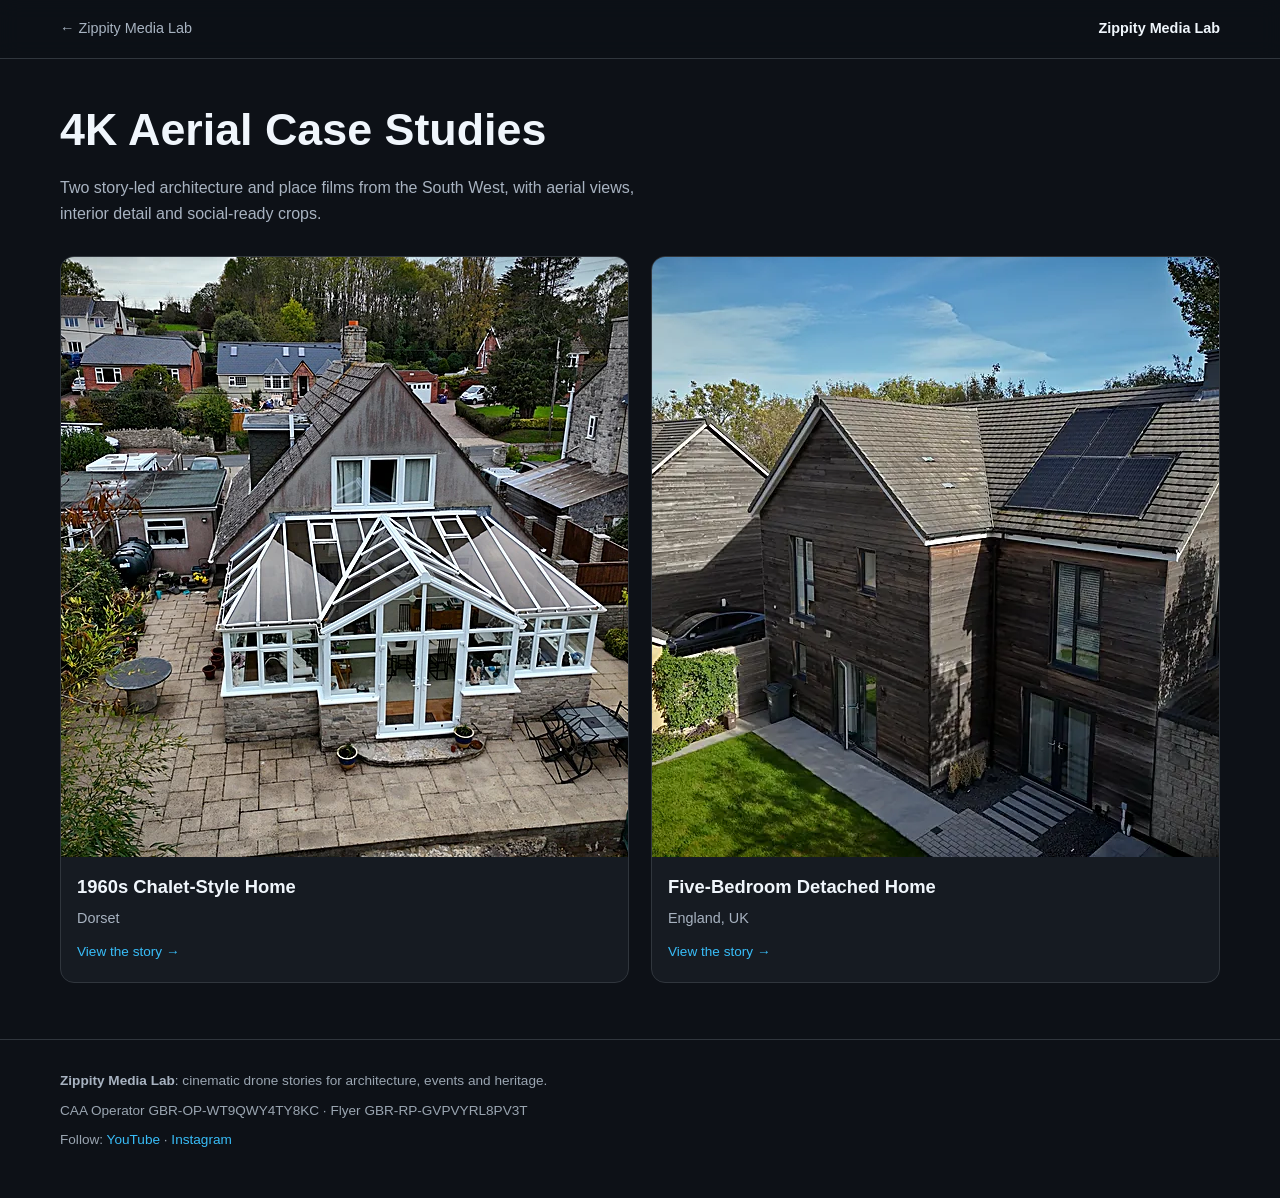
<file: case_studies/index.html>
<!DOCTYPE html>
<html lang="en-GB">
<head>
<meta charset="utf-8">
<meta name="viewport" content="width=device-width, initial-scale=1">
<meta name="color-scheme" content="dark">
<meta name="theme-color" content="#0d1117">
<meta name="description" content="See 4K aerial cinematography case studies from our South West studio, including architecture and place films in Somerset and Dorset.">
<meta name="robots" content="index, follow, max-image-preview:large">
<link rel="canonical" href="https://www.zippitymedialab.com/case_studies/">
<meta property="og:type" content="website">
<meta property="og:site_name" content="Zippity Media Lab">
<meta property="og:locale" content="en_GB">
<meta property="og:url" content="https://www.zippitymedialab.com/case_studies/">
<meta property="og:title" content="4K Aerial Case Studies in Somerset, Bristol &amp; Bath | Zippity Media Lab">
<meta property="og:description" content="See 4K aerial cinematography case studies from our South West studio, including architecture and place films in Somerset and Dorset.">
<meta property="og:image" content="https://www.zippitymedialab.com/case_studies/case-study-2/images/conservatory/web/case-study-2-conservatory-1920.webp">
<meta property="og:image:alt" content="Aerial view of a 1960s chalet-style home and its conservatory in Dorset">
<meta name="twitter:card" content="summary_large_image">
<meta name="twitter:title" content="4K Aerial Case Studies in Somerset, Bristol &amp; Bath | Zippity Media Lab">
<meta name="twitter:description" content="See 4K aerial cinematography case studies from our South West studio, including architecture and place films in Somerset and Dorset.">
<meta name="twitter:image" content="https://www.zippitymedialab.com/case_studies/case-study-2/images/conservatory/web/case-study-2-conservatory-1920.webp">
<title>4K Aerial Case Studies in Somerset, Bristol &amp; Bath | Zippity Media Lab</title>
<link rel="stylesheet" href="_shared/case-study.css?v=20261118a">
</head>
<body>
<header class="cs-topbar"><div class="cs-wrap cs-topbar-inner"><a class="cs-back" href="../">&larr; Zippity Media Lab</a><span class="cs-brand">Zippity Media Lab</span></div></header>
<main class="cs-wrap">
<h1 class="cs-page-title">4K Aerial Case Studies</h1>
<p class="cs-page-lead">Two story-led architecture and place films from the South West, with aerial views, interior detail and social-ready crops.</p>
<div class="cs-cards"><a class="cs-card" href="case-study-2/">
  <img src="case-study-2/images/conservatory/web/case-study-2-conservatory.webp" srcset="case-study-2/images/conservatory/web/case-study-2-conservatory.webp 800w, case-study-2/images/conservatory/web/case-study-2-conservatory-1920.webp 1920w" sizes="(max-width: 700px) 100vw, 33vw" alt="Aerial view of a 1960s chalet-style home and conservatory" width="800" height="600" loading="lazy" decoding="async">
  <div class="cs-card-body"><h2>1960s Chalet-Style Home</h2><p>Dorset</p><span>View the story &rarr;</span></div>
</a><a class="cs-card" href="case-study-1/">
  <img src="case-study-1/images/back/web/case-study-1-back.webp" srcset="case-study-1/images/back/web/case-study-1-back.webp 800w, case-study-1/images/back/web/case-study-1-back-1920.webp 1920w" sizes="(max-width: 700px) 100vw, 33vw" alt="Close aerial view of the rear elevation and garden" width="800" height="600" loading="lazy" decoding="async">
  <div class="cs-card-body"><h2>Five-Bedroom Detached Home</h2><p>England, UK</p><span>View the story &rarr;</span></div>
</a></div>
</main>
<footer class="cs-footer"><div class="cs-wrap"><p><strong>Zippity Media Lab</strong>: cinematic drone stories for architecture, events and heritage.</p><p>CAA Operator GBR-OP-WT9QWY4TY8KC &middot; Flyer GBR-RP-GVPVYRL8PV3T</p><p class="cs-social-links">Follow: <a href="https://www.youtube.com/@ZippityMediaLab" target="_blank" rel="noopener" aria-label="Zippity Media Lab on YouTube (opens in a new tab)">YouTube</a> <span aria-hidden="true">&middot;</span> <a href="https://www.instagram.com/zippitymedialab/" target="_blank" rel="noopener" aria-label="Zippity Media Lab on Instagram (opens in a new tab)">Instagram</a></p></div></footer>
</body>
</html>
</file>
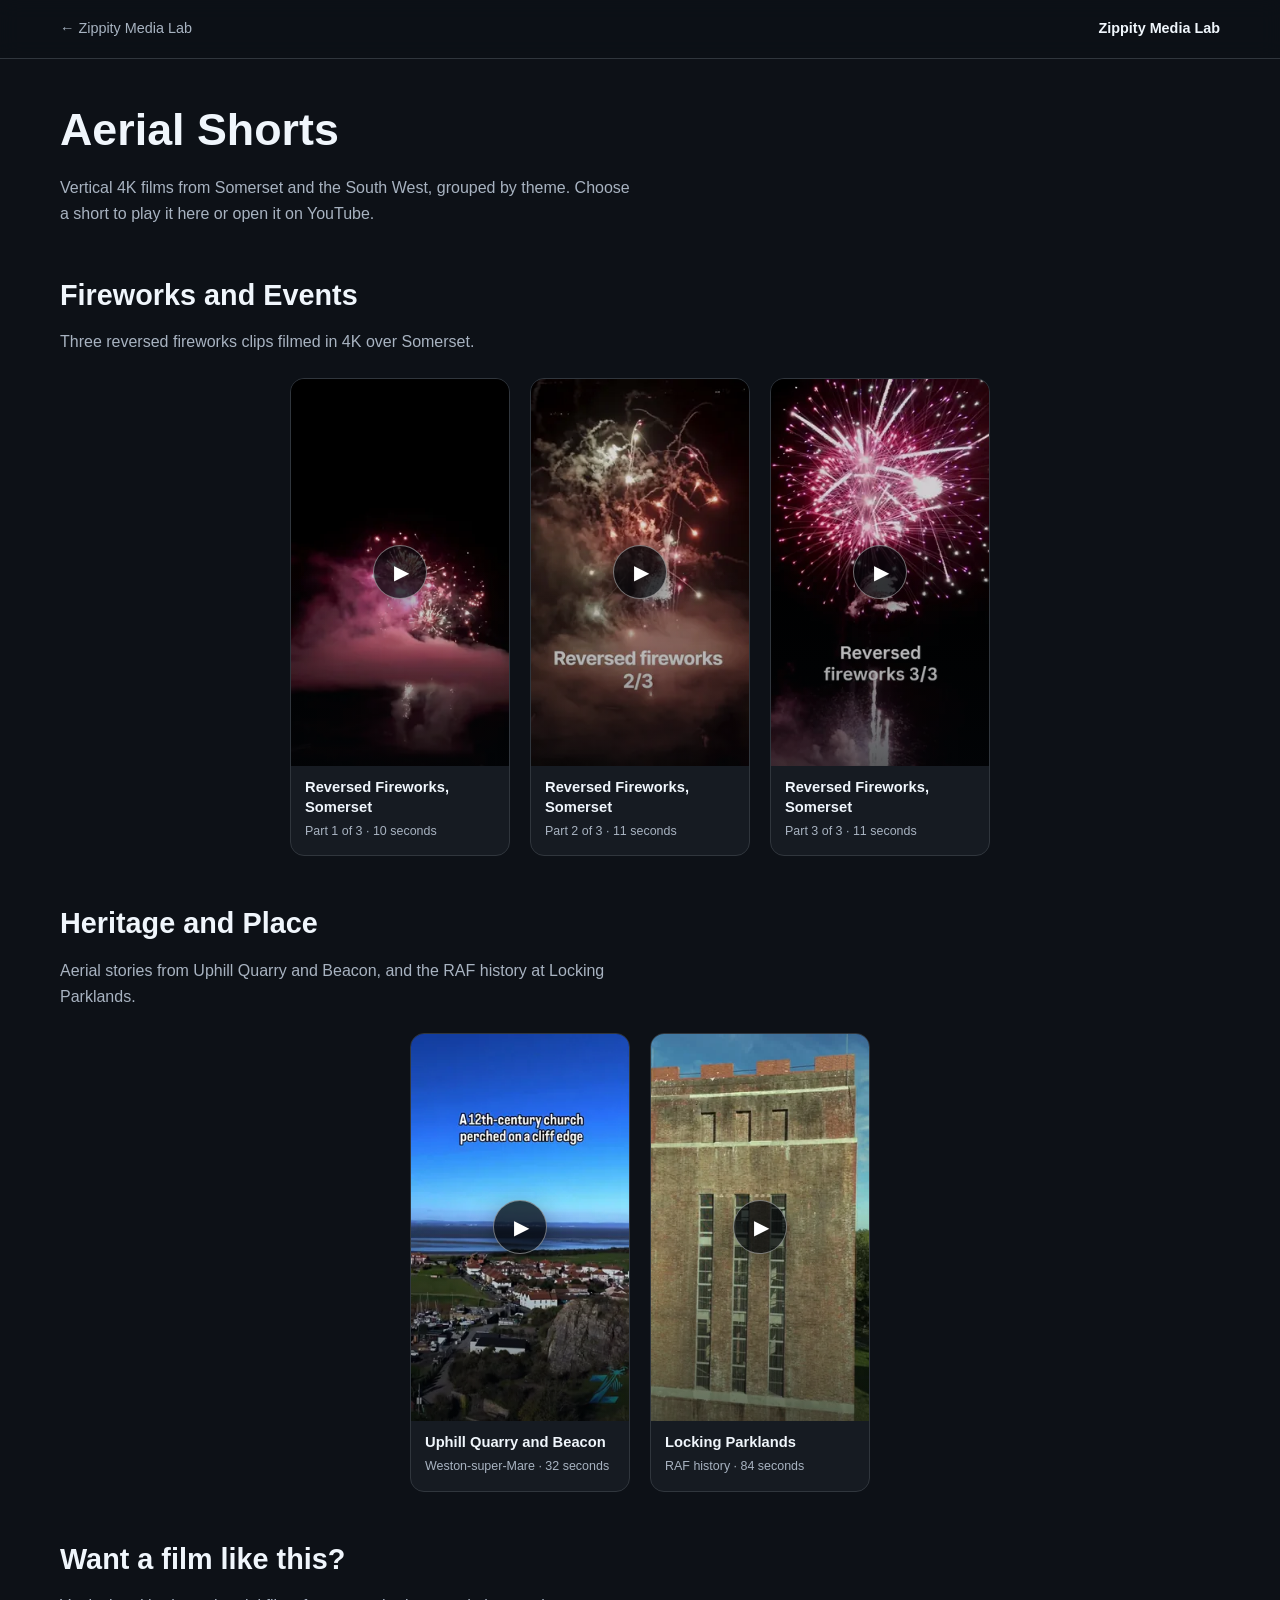
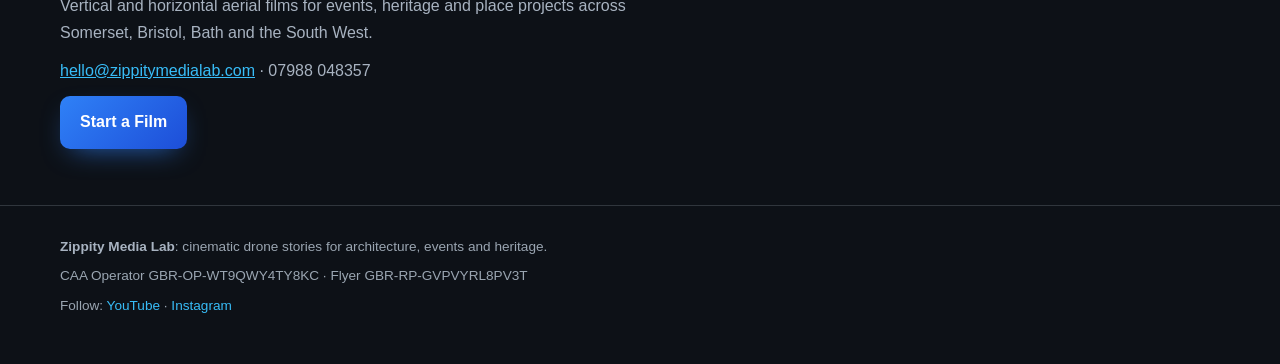
<file: shorts/index.html>
<!DOCTYPE html>
<html lang="en-GB">
<head>
<meta charset="utf-8">
<meta name="viewport" content="width=device-width, initial-scale=1">
<meta name="color-scheme" content="dark">
<meta name="theme-color" content="#0d1117">
<meta name="description" content="Watch 4K aerial shorts from Somerset and the South West, including reversed fireworks, Uphill Quarry and Beacon, and Locking Parklands.">
<meta name="robots" content="index, follow, max-image-preview:large">
<link rel="canonical" href="https://www.zippitymedialab.com/shorts/">
<meta property="og:type" content="website">
<meta property="og:site_name" content="Zippity Media Lab">
<meta property="og:locale" content="en_GB">
<meta property="og:url" content="https://www.zippitymedialab.com/shorts/">
<meta property="og:title" content="4K Aerial Shorts from Somerset | Zippity Media Lab">
<meta property="og:description" content="Watch 4K aerial shorts from Somerset and the South West, including reversed fireworks, Uphill Quarry and Beacon, and Locking Parklands.">
<meta property="og:image" content="https://www.zippitymedialab.com/assets/shorts/shorts-card-1280.webp">
<meta property="og:image:width" content="1280">
<meta property="og:image:height" content="960">
<meta property="og:image:alt" content="Collage of fireworks, Uphill and Locking Parklands aerial shorts">
<meta name="twitter:card" content="summary_large_image">
<meta name="twitter:title" content="4K Aerial Shorts from Somerset | Zippity Media Lab">
<meta name="twitter:description" content="Watch 4K aerial shorts from Somerset and the South West, including reversed fireworks, Uphill Quarry and Beacon, and Locking Parklands.">
<meta name="twitter:image" content="https://www.zippitymedialab.com/assets/shorts/shorts-card-1280.webp">
<meta name="twitter:image:alt" content="Collage of fireworks, Uphill and Locking Parklands aerial shorts">
<title>4K Aerial Shorts from Somerset | Zippity Media Lab</title>
<link rel="stylesheet" href="../case_studies/_shared/case-study.css?v=20261118a">
<style>
.shorts-grid{display:flex;flex-wrap:wrap;justify-content:center;gap:20px;margin-top:22px}
.short-card{position:relative;display:flex;flex-direction:column;flex:0 1 220px;width:220px;max-width:100%;overflow:hidden;border:1px solid var(--border);border-radius:var(--radius);background:var(--card);color:var(--text);text-decoration:none;transition:border-color .2s ease,transform .2s ease}
.short-card:hover{border-color:var(--cyan);transform:translateY(-2px)}
.short-card:focus-visible{outline:2px solid var(--cyan);outline-offset:3px}
.short-card-media{position:relative;overflow:hidden;aspect-ratio:9/16;background:#0a0e14}
.short-card img{width:100%;height:100%;object-fit:cover;display:block;transition:transform .35s ease}
.short-card:hover img{transform:scale(1.03)}
.short-card-play{position:absolute;inset:0;display:grid;place-items:center;background:linear-gradient(180deg,transparent 45%,rgba(3,6,10,.58));pointer-events:none}
.short-card-play span{display:grid;place-items:center;width:54px;height:54px;padding-left:3px;border:1px solid rgba(255,255,255,.42);border-radius:50%;background:rgba(3,6,10,.75);color:#fff;font-size:1.25rem;box-shadow:0 8px 24px rgba(0,0,0,.35)}
.short-card-body{display:flex;flex-direction:column;gap:3px;padding:12px 14px 14px}
.short-card-body strong{font-size:.92rem;line-height:1.35}
.short-card-body span{color:var(--muted);font-size:.78rem}
.short-modal-panel{width:min(94vw,430px,calc(72vh * 9 / 16));max-width:none;padding:12px;gap:10px;background:var(--card)}
.short-modal-panel h2{margin:0;padding-right:44px;width:100%;font-size:.95rem;line-height:1.35}
#short-modal .cs-modal-close{position:absolute;top:10px;right:10px;width:40px;height:40px;font-size:1.4rem}
.short-modal-frame{position:relative;width:100%;aspect-ratio:9/16;overflow:hidden;border-radius:8px;background:#000}
.short-modal-frame iframe{position:absolute;inset:0;width:100%;height:100%;border:0}
.short-modal-link{font-size:.82rem;text-decoration:none}
@media (max-width:560px){.short-card{flex-basis:min(220px,calc(50% - .5rem));width:min(220px,calc(50% - .5rem))}.shorts-grid{gap:16px}.short-card-play span{width:46px;height:46px;font-size:1.1rem}}
</style>
</head>
<body>
<header class="cs-topbar"><div class="cs-wrap cs-topbar-inner"><a class="cs-back" href="../">&larr; Zippity Media Lab</a><span class="cs-brand">Zippity Media Lab</span></div></header>
<main class="cs-wrap">
<h1 class="cs-page-title">Aerial Shorts</h1>
<p class="cs-page-lead">Vertical 4K films from Somerset and the South West, grouped by theme. Choose a short to play it here or open it on YouTube.</p>

<section class="cs-section">
<h2>Fireworks and Events</h2>
<p class="cs-page-lead">Three reversed fireworks clips filmed in 4K over Somerset.</p>
<div class="shorts-grid">
<a class="short-card" href="https://www.youtube.com/shorts/S-k40axV7Y0" target="_blank" rel="noopener" data-video-id="S-k40axV7Y0" data-video-title="Reversed Fireworks, Somerset: Part 1" aria-label="Play Reversed Fireworks, Somerset, Part 1, 10 seconds">
  <span class="short-card-media">
    <img src="../assets/shorts/short-fireworks-1-270.webp" srcset="../assets/shorts/short-fireworks-1-270.webp 270w, ../assets/shorts/short-fireworks-1-540.webp 540w" sizes="(max-width: 560px) 45vw, 220px" width="270" height="480" alt="Pink and gold fireworks reflected over water at night in Somerset" loading="lazy" decoding="async">
    <span class="short-card-play" aria-hidden="true"><span>▶</span></span>
  </span>
  <span class="short-card-body"><strong>Reversed Fireworks, Somerset</strong><span>Part 1 of 3 &middot; 10 seconds</span></span>
</a>
<a class="short-card" href="https://www.youtube.com/shorts/hwT-8wrSRI8" target="_blank" rel="noopener" data-video-id="hwT-8wrSRI8" data-video-title="Reversed Fireworks, Somerset: Part 2" aria-label="Play Reversed Fireworks, Somerset, Part 2, 11 seconds">
  <span class="short-card-media">
    <img src="../assets/shorts/short-fireworks-2-270.webp" srcset="../assets/shorts/short-fireworks-2-270.webp 270w, ../assets/shorts/short-fireworks-2-540.webp 540w" sizes="(max-width: 560px) 45vw, 220px" width="270" height="480" alt="Reversed fireworks with smoke trails over Somerset" loading="lazy" decoding="async">
    <span class="short-card-play" aria-hidden="true"><span>▶</span></span>
  </span>
  <span class="short-card-body"><strong>Reversed Fireworks, Somerset</strong><span>Part 2 of 3 &middot; 11 seconds</span></span>
</a>
<a class="short-card" href="https://www.youtube.com/shorts/zIgkHs4-z8E" target="_blank" rel="noopener" data-video-id="zIgkHs4-z8E" data-video-title="Reversed Fireworks, Somerset: Part 3" aria-label="Play Reversed Fireworks, Somerset, Part 3, 11 seconds">
  <span class="short-card-media">
    <img src="../assets/shorts/short-fireworks-3-270.webp" srcset="../assets/shorts/short-fireworks-3-270.webp 270w, ../assets/shorts/short-fireworks-3-540.webp 540w" sizes="(max-width: 560px) 45vw, 220px" width="270" height="480" alt="Pink firework burst and smoke trails over Somerset" loading="lazy" decoding="async">
    <span class="short-card-play" aria-hidden="true"><span>▶</span></span>
  </span>
  <span class="short-card-body"><strong>Reversed Fireworks, Somerset</strong><span>Part 3 of 3 &middot; 11 seconds</span></span>
</a>
</div>
</section>

<section class="cs-section">
<h2>Heritage and Place</h2>
<p class="cs-page-lead">Aerial stories from Uphill Quarry and Beacon, and the RAF history at Locking Parklands.</p>
<div class="shorts-grid">
<a class="short-card" href="https://www.youtube.com/shorts/LZjwgesKul4" target="_blank" rel="noopener" data-video-id="LZjwgesKul4" data-video-title="Uphill Quarry, Beacon and St Nicholas Church" aria-label="Play Uphill Quarry, Beacon and St Nicholas Church, 32 seconds">
  <span class="short-card-media">
    <img src="../assets/shorts/short-uphill-270.webp" srcset="../assets/shorts/short-uphill-270.webp 270w, ../assets/shorts/short-uphill-540.webp 540w" sizes="(max-width: 560px) 45vw, 220px" width="270" height="480" alt="Aerial view over Uphill village, the marina and the Somerset coast" loading="lazy" decoding="async">
    <span class="short-card-play" aria-hidden="true"><span>▶</span></span>
  </span>
  <span class="short-card-body"><strong>Uphill Quarry and Beacon</strong><span>Weston-super-Mare &middot; 32 seconds</span></span>
</a>
<a class="short-card" href="https://www.youtube.com/shorts/A0VVF1gHojg" target="_blank" rel="noopener" data-video-id="A0VVF1gHojg" data-video-title="Locking Parklands: RAF History Reframed" aria-label="Play Locking Parklands, RAF history reframed, 84 seconds">
  <span class="short-card-media">
    <img src="../assets/shorts/short-locking-270.webp" srcset="../assets/shorts/short-locking-270.webp 270w, ../assets/shorts/short-locking-540.webp 540w" sizes="(max-width: 560px) 45vw, 220px" width="270" height="480" alt="Brick facade of a mid-century building at Locking Parklands" loading="lazy" decoding="async">
    <span class="short-card-play" aria-hidden="true"><span>▶</span></span>
  </span>
  <span class="short-card-body"><strong>Locking Parklands</strong><span>RAF history &middot; 84 seconds</span></span>
</a>
</div>
</section>

<section class="cs-section">
<h2>Want a film like this?</h2>
<div class="cs-prose">
<p>Vertical and horizontal aerial films for events, heritage and place projects across Somerset, Bristol, Bath and the South West.</p>
<p><a href="mailto:hello@zippitymedialab.com">hello@zippitymedialab.com</a> &middot; 07988 048357</p>
<p><a class="cs-btn" href="../#quote"><span>Start a Film</span></a></p>
</div>
</section>
</main>

<footer class="cs-footer"><div class="cs-wrap"><p><strong>Zippity Media Lab</strong>: cinematic drone stories for architecture, events and heritage.</p><p>CAA Operator GBR-OP-WT9QWY4TY8KC &middot; Flyer GBR-RP-GVPVYRL8PV3T</p><p class="cs-social-links">Follow: <a href="https://www.youtube.com/@ZippityMediaLab" target="_blank" rel="noopener" aria-label="Zippity Media Lab on YouTube (opens in a new tab)">YouTube</a> <span aria-hidden="true">&middot;</span> <a href="https://www.instagram.com/zippitymedialab/" target="_blank" rel="noopener" aria-label="Zippity Media Lab on Instagram (opens in a new tab)">Instagram</a></p></div></footer>

<div class="cs-modal" id="short-modal" hidden>
  <div class="cs-modal-panel short-modal-panel" role="dialog" aria-modal="true" aria-labelledby="short-modal-title">
    <button class="cs-modal-close" type="button" aria-label="Close video">&times;</button>
    <h2 id="short-modal-title">Aerial Short</h2>
    <div class="short-modal-frame"></div>
    <a class="short-modal-link" href="https://www.youtube.com/@ZippityMediaLab/shorts" target="_blank" rel="noopener">Open on YouTube</a>
  </div>
</div>

<script>
(function () {
    var modal = document.getElementById('short-modal');
    if (!modal) return;

    var title = document.getElementById('short-modal-title');
    var frame = modal.querySelector('.short-modal-frame');
    var closeButton = modal.querySelector('.cs-modal-close');
    var youtubeLink = modal.querySelector('.short-modal-link');
    var lastTrigger = null;

    function openShort(trigger) {
        var videoId = trigger.getAttribute('data-video-id');
        var videoTitle = trigger.getAttribute('data-video-title') || 'Aerial Short';
        lastTrigger = trigger;
        title.textContent = videoTitle;
        youtubeLink.href = 'https://www.youtube.com/shorts/' + videoId;

        var iframe = document.createElement('iframe');
        iframe.src = 'https://www.youtube-nocookie.com/embed/' + videoId + '?autoplay=1&playsinline=1&rel=0';
        iframe.title = videoTitle;
        iframe.setAttribute('allow', 'accelerometer; autoplay; clipboard-write; encrypted-media; gyroscope; picture-in-picture; web-share');
        iframe.setAttribute('allowfullscreen', '');
        iframe.setAttribute('referrerpolicy', 'strict-origin-when-cross-origin');
        frame.replaceChildren(iframe);

        modal.hidden = false;
        document.body.classList.add('cs-modal-open');
        closeButton.focus();
    }

    function closeShort() {
        if (modal.hidden) return;
        modal.hidden = true;
        frame.replaceChildren();
        document.body.classList.remove('cs-modal-open');
        if (lastTrigger) lastTrigger.focus();
    }

    document.querySelectorAll('[data-video-id]').forEach(function (trigger) {
        trigger.addEventListener('click', function (event) {
            if (event.metaKey || event.ctrlKey || event.shiftKey || event.altKey || event.button !== 0) return;
            event.preventDefault();
            openShort(trigger);
        });
    });

    closeButton.addEventListener('click', closeShort);

    modal.addEventListener('click', function (event) {
        if (event.target === modal) closeShort();
    });

    document.addEventListener('keydown', function (event) {
        if (event.key === 'Escape' && !modal.hidden) closeShort();
    });
})();
</script>
</body>
</html>
</file>
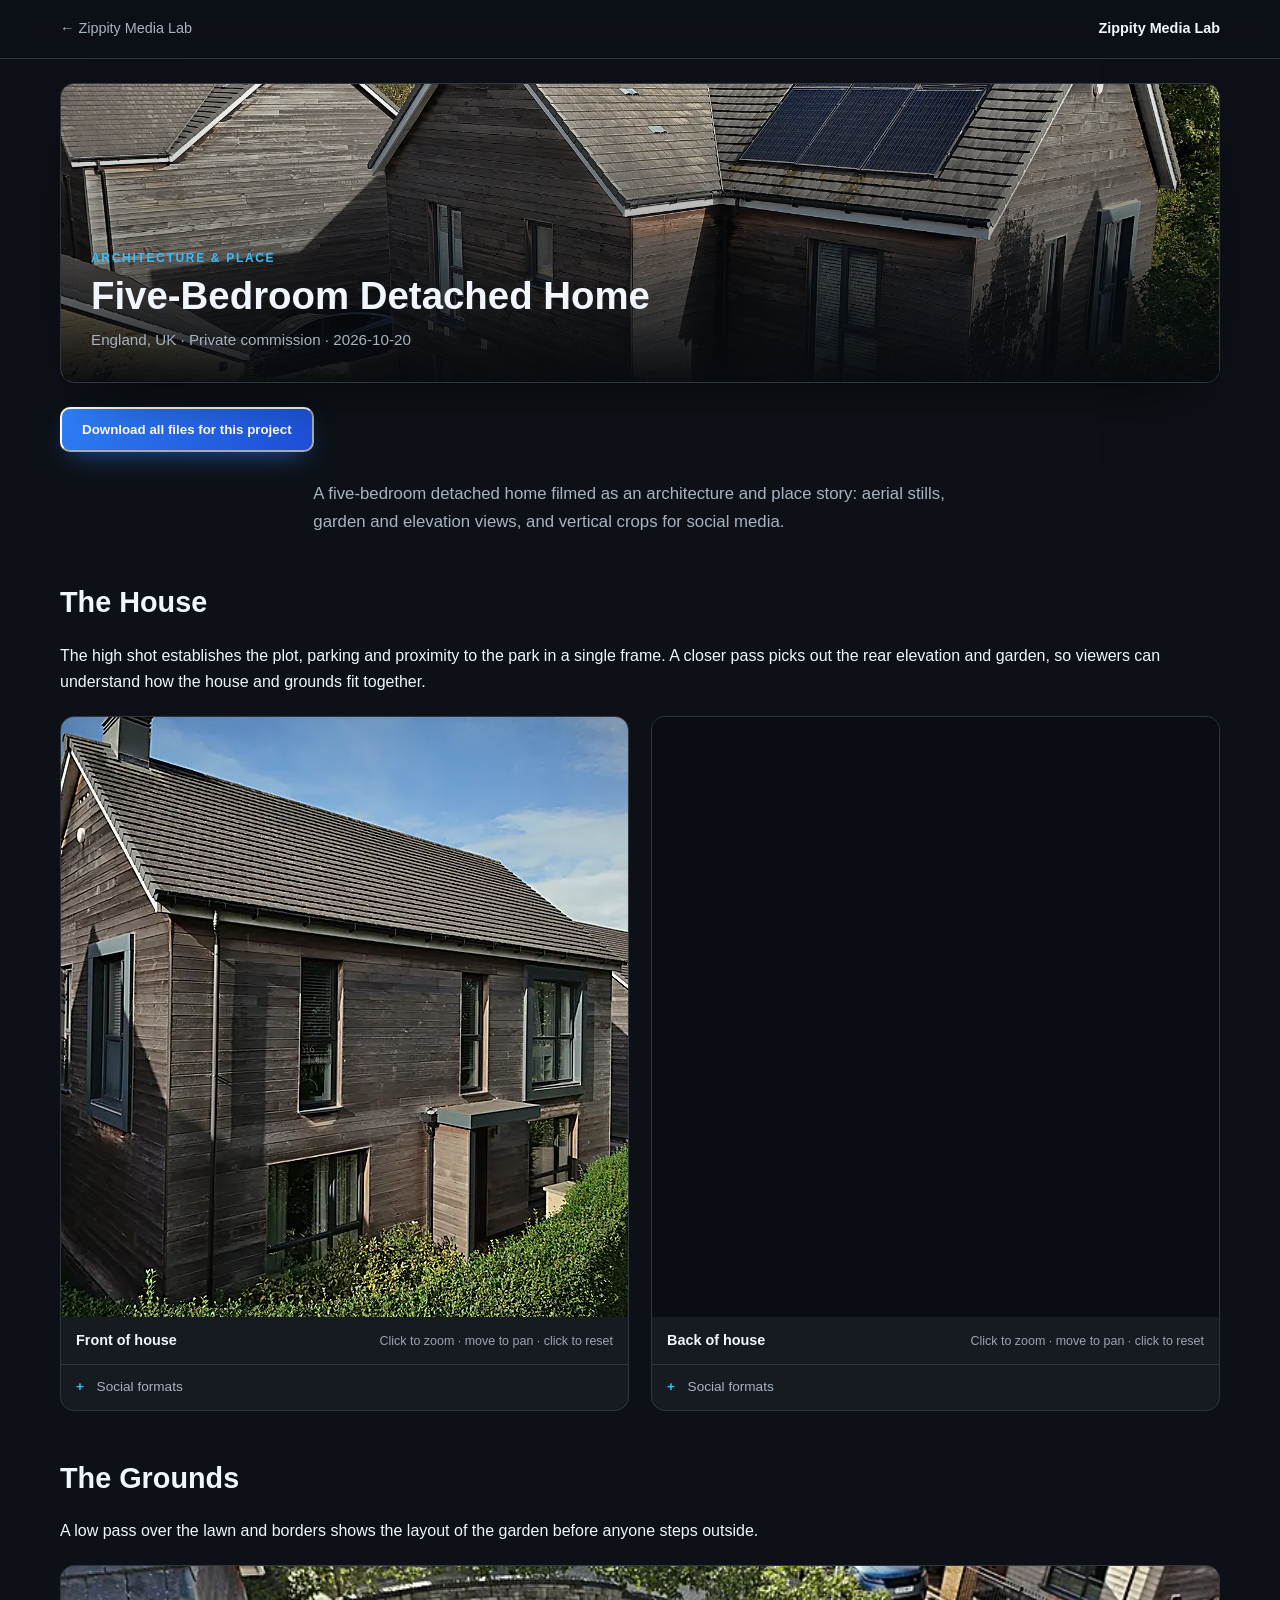
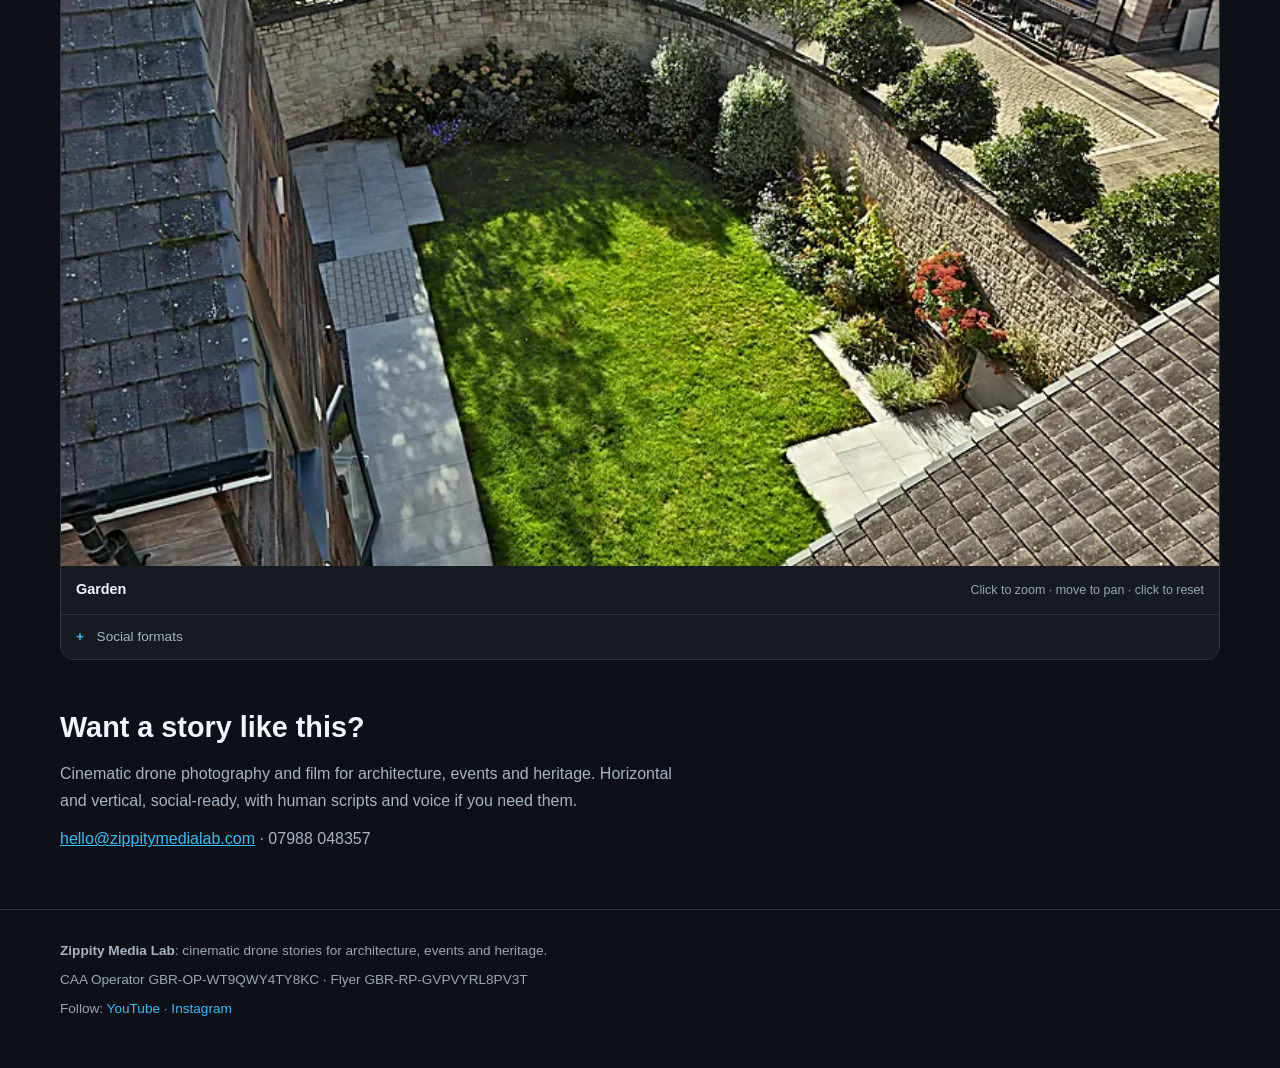
<file: case_studies/case-study-1/index.html>
<!DOCTYPE html>
<html lang="en-GB">
<head>
<meta charset="utf-8">
<meta name="viewport" content="width=device-width, initial-scale=1">
<meta name="color-scheme" content="dark">
<meta name="theme-color" content="#0d1117">
<meta name="description" content="A 4K aerial cinematography case study of a five-bedroom home and its grounds, filmed for architecture and place storytelling by our Somerset studio.">
<meta name="robots" content="index, follow, max-image-preview:large">
<link rel="canonical" href="https://www.zippitymedialab.com/case_studies/case-study-1/">
<meta property="og:type" content="article">
<meta property="og:site_name" content="Zippity Media Lab">
<meta property="og:locale" content="en_GB">
<meta property="og:url" content="https://www.zippitymedialab.com/case_studies/case-study-1/">
<meta property="og:title" content="4K Aerial Home Film from Somerset | Zippity Media Lab">
<meta property="og:description" content="A 4K aerial cinematography case study of a five-bedroom home and its grounds, filmed for architecture and place storytelling by our Somerset studio.">
<meta property="og:image" content="https://www.zippitymedialab.com/case_studies/case-study-1/images/back/web/case-study-1-back-1920.webp">
<meta property="og:image:alt" content="Aerial view of the rear elevation and garden of a five-bedroom detached home">
<meta name="twitter:card" content="summary_large_image">
<meta name="twitter:title" content="4K Aerial Home Film from Somerset | Zippity Media Lab">
<meta name="twitter:description" content="A 4K aerial cinematography case study of a five-bedroom home and its grounds, filmed for architecture and place storytelling by our Somerset studio.">
<meta name="twitter:image" content="https://www.zippitymedialab.com/case_studies/case-study-1/images/back/web/case-study-1-back-1920.webp">
<title>4K Aerial Home Film from Somerset | Zippity Media Lab</title>
<link rel="stylesheet" href="../_shared/case-study.css?v=20261118a">
</head>
<body>
<header class="cs-topbar"><div class="cs-wrap cs-topbar-inner"><a class="cs-back" href="../../">&larr; Zippity Media Lab</a><span class="cs-brand">Zippity Media Lab</span></div></header>
<main class="cs-wrap">
<section class="cs-hero">
  <img src="images/back/web/case-study-1-back-1920.webp" srcset="images/back/web/case-study-1-back.webp 800w, images/back/web/case-study-1-back-1920.webp 1920w" sizes="100vw" alt="Close aerial view of the rear elevation and garden" width="1920" height="1440" style="--hero-pos: center" fetchpriority="high" decoding="async">
  <div class="cs-hero-text"><p class="cs-kicker">Architecture &amp; Place</p><h1>Five-Bedroom Detached Home</h1><p class="cs-meta">England, UK &middot; Private commission &middot; 2026-10-20</p></div>
</section>
<div class="cs-actions"><button class="cs-btn" type="button" id="dlbtn" onclick="var m=document.getElementById('cs-dl-modal');if(!m){alert('missing');return;}m.hidden=false;m.style.display='flex';m.style.alignItems='center';m.style.justifyContent='center';document.body.classList.add('cs-modal-open');"><span>Download all files for this project</span></button></div>
<div class="cs-intro"><p>A five-bedroom detached home filmed as an architecture and place story: aerial stills, garden and elevation views, and vertical crops for social media.</p></div>
<section class="cs-section"><h2>The House</h2><p>The high shot establishes the plot, parking and proximity to the park in a single frame. A closer pass picks out the rear elevation and garden, so viewers can understand how the house and grounds fit together.</p><div class="cs-grid"><figure class="cs-figure">
  <button class="cs-zoom" type="button" aria-label="Zoom image: Front of house" aria-pressed="false">
    <img src="images/front/web/case-study-1-front.webp" srcset="images/front/web/case-study-1-front.webp 800w, images/front/web/case-study-1-front-1920.webp 1920w" sizes="(max-width: 700px) 100vw, 50vw" alt="Front view of the detached house and garden" width="800" height="600" loading="lazy" decoding="async" draggable="false">
    <img class="cs-zoom-full" src="images/front/web/case-study-1-front-zoom.webp" alt="" aria-hidden="true" loading="lazy" decoding="async" draggable="false">
  </button>
  <figcaption><span class="cs-cap">Front of house</span><span class="cs-hint">Click to zoom &middot; move to pan &middot; click to reset</span></figcaption>
  <details class="cs-social"><summary>Social formats</summary><div class="cs-social-grid"><button class="cs-social-item" type="button" data-modal="image" data-src="images/front/social/case-study-1-front-square.jpg" data-label="Front of house - 1:1 square crop" aria-label="View Front of house - 1:1 square crop"><img src="images/front/social/case-study-1-front-square.jpg" alt="Front view of the house in a square crop" loading="lazy" decoding="async"><span class="cs-social-tag">1:1</span><span>Square</span></button><button class="cs-social-item" type="button" data-modal="image" data-src="images/front/social/case-study-1-front-4x5.jpg" data-label="Front of house - 4:5 portrait crop" aria-label="View Front of house - 4:5 portrait crop"><img src="images/front/social/case-study-1-front-4x5.jpg" alt="Front view of the house in a portrait crop" loading="lazy" decoding="async"><span class="cs-social-tag">4:5</span><span>Portrait</span></button><button class="cs-social-item" type="button" data-modal="image" data-src="images/front/social/case-study-1-front-9x16.jpg" data-label="Front of house - 9:16 story / reel crop" aria-label="View Front of house - 9:16 story / reel crop"><img src="images/front/social/case-study-1-front-9x16.jpg" alt="Front view of the house in a vertical story crop" loading="lazy" decoding="async"><span class="cs-social-tag">9:16</span><span>Story / Reel</span></button></div></details>
</figure><figure class="cs-figure">
  <button class="cs-zoom" type="button" aria-label="Zoom image: Back of house" aria-pressed="false">
    <img src="images/back/web/case-study-1-back.webp" srcset="images/back/web/case-study-1-back.webp 800w, images/back/web/case-study-1-back-1920.webp 1920w" sizes="(max-width: 700px) 100vw, 50vw" alt="Close aerial view of the rear elevation and garden" width="800" height="600" loading="lazy" decoding="async" draggable="false">
    <img class="cs-zoom-full" src="images/back/web/case-study-1-back-zoom.webp" alt="" aria-hidden="true" loading="lazy" decoding="async" draggable="false">
  </button>
  <figcaption><span class="cs-cap">Back of house</span><span class="cs-hint">Click to zoom &middot; move to pan &middot; click to reset</span></figcaption>
  <details class="cs-social"><summary>Social formats</summary><div class="cs-social-grid"><button class="cs-social-item" type="button" data-modal="image" data-src="images/back/social/case-study-1-back-square.jpg" data-label="Back of house - 1:1 square crop" aria-label="View Back of house - 1:1 square crop"><img src="images/back/social/case-study-1-back-square.jpg" alt="Aerial rear view of the house and garden in a square crop" loading="lazy" decoding="async"><span class="cs-social-tag">1:1</span><span>Square</span></button><button class="cs-social-item" type="button" data-modal="image" data-src="images/back/social/case-study-1-back-4x5.jpg" data-label="Back of house - 4:5 portrait crop" aria-label="View Back of house - 4:5 portrait crop"><img src="images/back/social/case-study-1-back-4x5.jpg" alt="Aerial rear view of the house and garden in a portrait crop" loading="lazy" decoding="async"><span class="cs-social-tag">4:5</span><span>Portrait</span></button><button class="cs-social-item" type="button" data-modal="image" data-src="images/back/social/case-study-1-back-9x16.jpg" data-label="Back of house - 9:16 story / reel crop" aria-label="View Back of house - 9:16 story / reel crop"><img src="images/back/social/case-study-1-back-9x16.jpg" alt="Aerial rear view of the house and garden in a vertical story crop" loading="lazy" decoding="async"><span class="cs-social-tag">9:16</span><span>Story / Reel</span></button></div></details>
</figure></div></section>
<section class="cs-section"><h2>The Grounds</h2><p>A low pass over the lawn and borders shows the layout of the garden before anyone steps outside.</p><div class="cs-grid"><figure class="cs-figure">
  <button class="cs-zoom" type="button" aria-label="Zoom image: Garden" aria-pressed="false">
    <img src="images/garden/web/case-study-1-garden.webp" srcset="images/garden/web/case-study-1-garden.webp 800w, images/garden/web/case-study-1-garden-1920.webp 1920w" sizes="(max-width: 700px) 100vw, 50vw" alt="Aerial view of the landscaped rear garden" width="800" height="600" loading="lazy" decoding="async" draggable="false">
    <img class="cs-zoom-full" src="images/garden/web/case-study-1-garden-zoom.webp" alt="" aria-hidden="true" loading="lazy" decoding="async" draggable="false">
  </button>
  <figcaption><span class="cs-cap">Garden</span><span class="cs-hint">Click to zoom &middot; move to pan &middot; click to reset</span></figcaption>
  <details class="cs-social"><summary>Social formats</summary><div class="cs-social-grid"><button class="cs-social-item" type="button" data-modal="image" data-src="images/garden/social/case-study-1-garden-square.jpg" data-label="Garden - 1:1 square crop" aria-label="View Garden - 1:1 square crop"><img src="images/garden/social/case-study-1-garden-square.jpg" alt="Aerial view of the rear garden in a square crop" loading="lazy" decoding="async"><span class="cs-social-tag">1:1</span><span>Square</span></button><button class="cs-social-item" type="button" data-modal="image" data-src="images/garden/social/case-study-1-garden-4x5.jpg" data-label="Garden - 4:5 portrait crop" aria-label="View Garden - 4:5 portrait crop"><img src="images/garden/social/case-study-1-garden-4x5.jpg" alt="Aerial view of the rear garden in a portrait crop" loading="lazy" decoding="async"><span class="cs-social-tag">4:5</span><span>Portrait</span></button><button class="cs-social-item" type="button" data-modal="image" data-src="images/garden/social/case-study-1-garden-9x16.jpg" data-label="Garden - 9:16 story / reel crop" aria-label="View Garden - 9:16 story / reel crop"><img src="images/garden/social/case-study-1-garden-9x16.jpg" alt="Aerial view of the rear garden in a vertical story crop" loading="lazy" decoding="async"><span class="cs-social-tag">9:16</span><span>Story / Reel</span></button></div></details>
</figure></div></section>
<section class="cs-section"><h2>Want a story like this?</h2><div class="cs-prose"><p>Cinematic drone photography and film for architecture, events and heritage. Horizontal and vertical, social-ready, with human scripts and voice if you need them.</p><p><a href="mailto:hello@zippitymedialab.com">hello@zippitymedialab.com</a> &middot; 07988 048357</p></div></section>
</main>
<footer class="cs-footer"><div class="cs-wrap"><p><strong>Zippity Media Lab</strong>: cinematic drone stories for architecture, events and heritage.</p><p>CAA Operator GBR-OP-WT9QWY4TY8KC &middot; Flyer GBR-RP-GVPVYRL8PV3T</p><p class="cs-social-links">Follow: <a href="https://www.youtube.com/@ZippityMediaLab" target="_blank" rel="noopener" aria-label="Zippity Media Lab on YouTube (opens in a new tab)">YouTube</a> <span aria-hidden="true">&middot;</span> <a href="https://www.instagram.com/zippitymedialab/" target="_blank" rel="noopener" aria-label="Zippity Media Lab on Instagram (opens in a new tab)">Instagram</a></p></div></footer>
<div class="cs-modal" id="cs-modal" hidden>
  <div class="cs-modal-panel" role="dialog" aria-modal="true" aria-label="Media preview">
    <button class="cs-modal-close" type="button" aria-label="Close">&times;</button>
    <img class="cs-modal-media cs-modal-img" alt="" hidden>
    <video class="cs-modal-media cs-modal-video" controls playsinline preload="metadata" hidden></video>
    <p class="cs-modal-cap"></p>
</div>
</div>
<div class="cs-modal" id="cs-dl-modal" hidden style="z-index:999;display:none;align-items:center;justify-content:center;position:fixed;inset:0;background:rgba(3,6,10,.93)" onclick="if(event.target===this){this.hidden=true;this.style.display='none';document.body.classList.remove('cs-modal-open');}">
  <div class="cs-modal-panel" role="dialog" aria-modal="true">
    <button class="cs-modal-close" type="button" aria-label="Close" onclick="var m=document.getElementById('cs-dl-modal');if(m){m.hidden=true;m.style.display='none';document.body.classList.remove('cs-modal-open');}">&times;</button>
    <p style="max-width:60ch;text-align:center;line-height:1.8;">This is just for illustration purposes. Real projects allow you to download upload-ready, ready-to-publish files.</p>
  </div>
</div>


<script src="../_shared/case-study.js?v=20261110b"></script>

<script id="cs-dl-inline">
(function(){
  var m=document.getElementById('cs-dl-modal');
  if(!m)return;
  m.hidden=true;
  function o(){m.hidden=false;document.body.classList.add('cs-modal-open');}
  function c(){m.hidden=true;document.body.classList.remove('cs-modal-open');}
  var bs=document.querySelectorAll('[data-cs-dl-placeholder]');
  for(var i=0;i<bs.length;i++){bs[i].addEventListener('click',o,false);}
  var cs=document.querySelectorAll('[data-cs-dl-close]');
  for(var i=0;i<cs.length;i++){cs[i].addEventListener('click',c,false);}
  m.addEventListener('click',function(e){if(e.target===m)c();},false);
  document.addEventListener('keydown',function(e){if(e.key==='Escape' && !m.hidden)c();},false);
})();
</script>

</body>
</html>
</file>
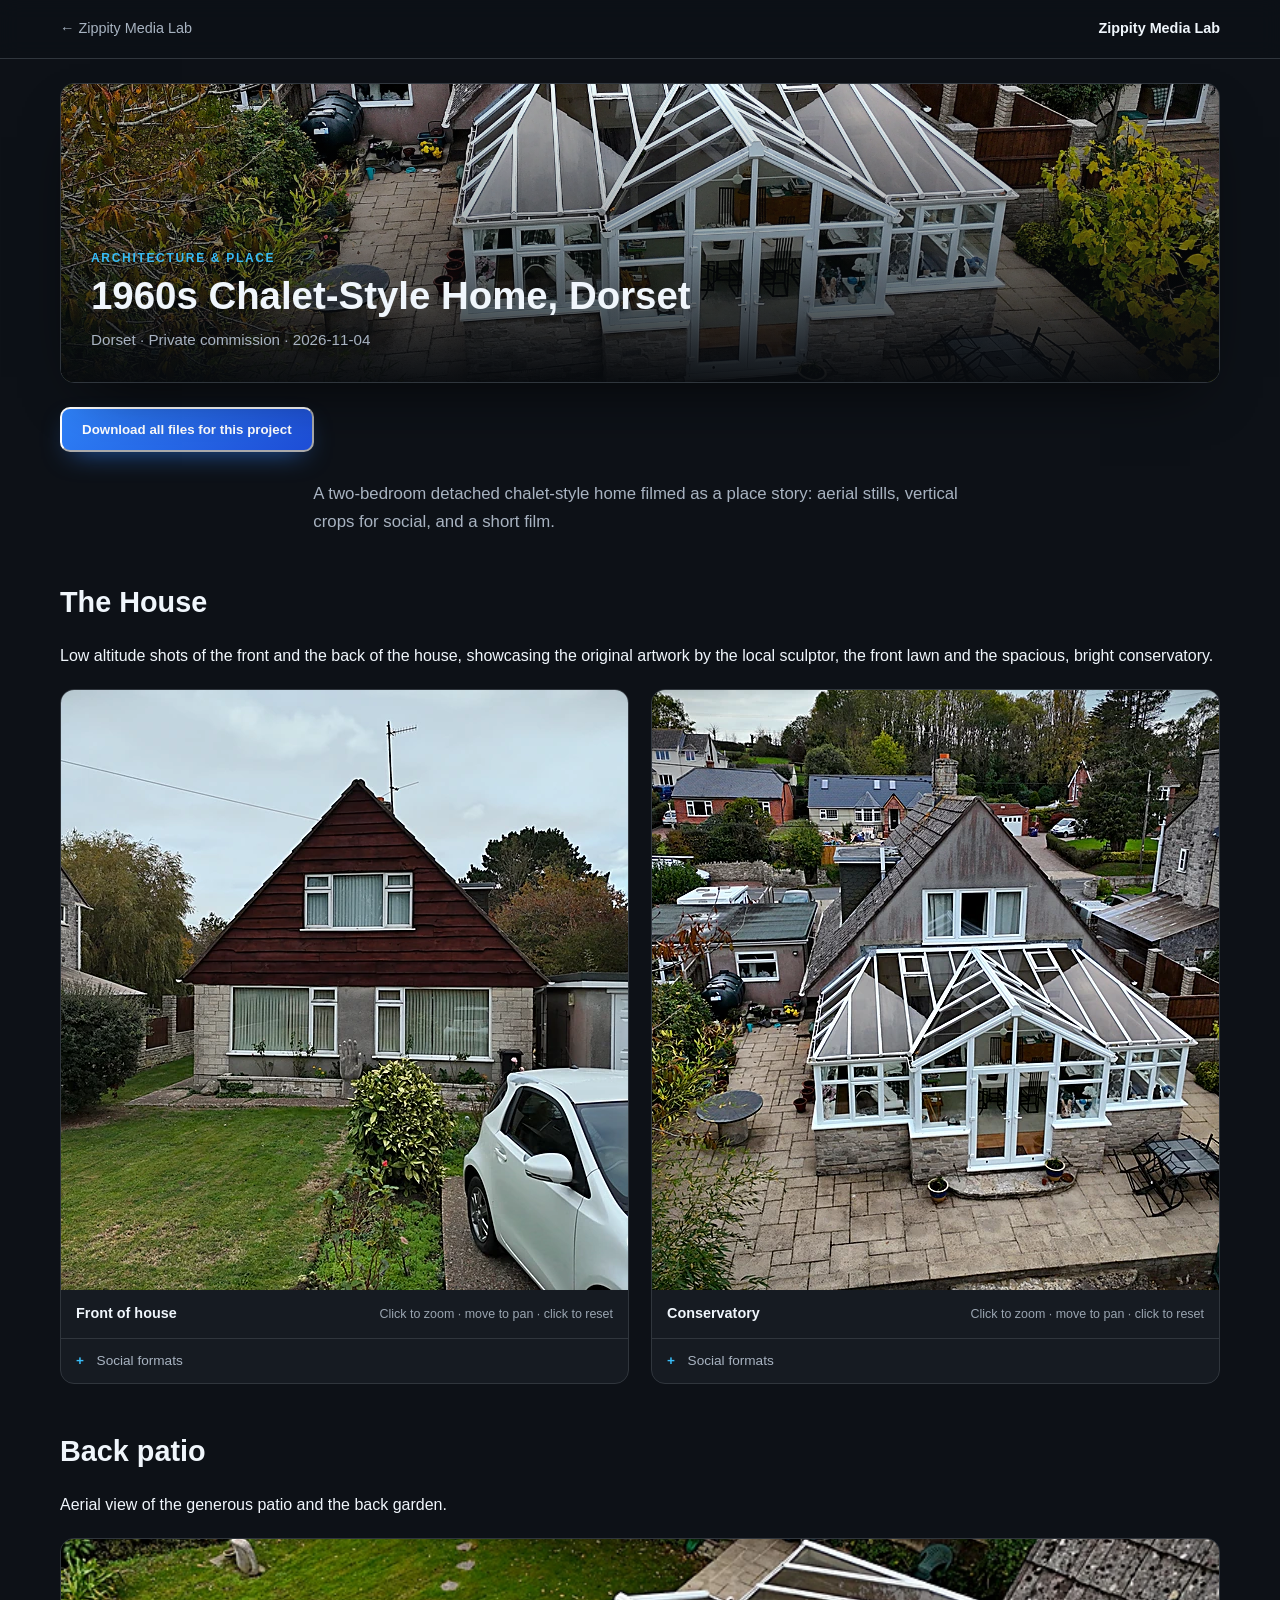
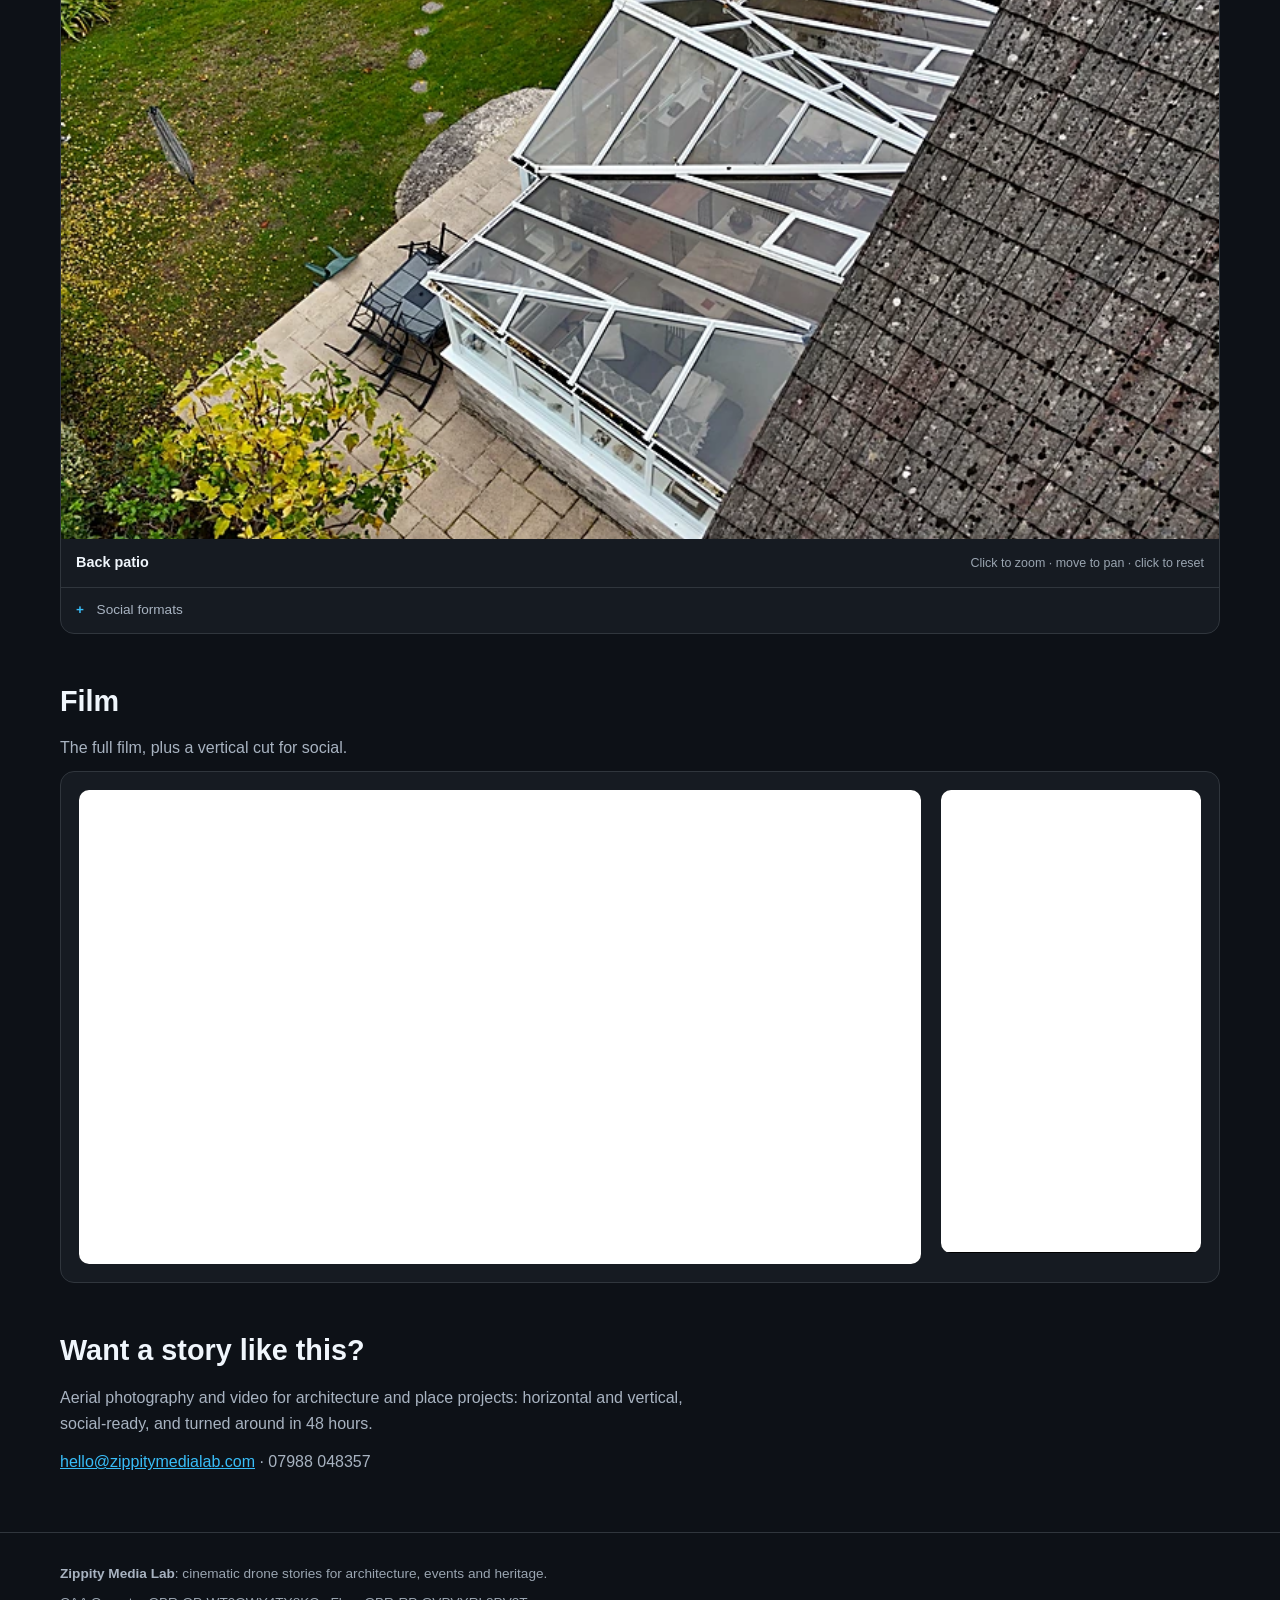
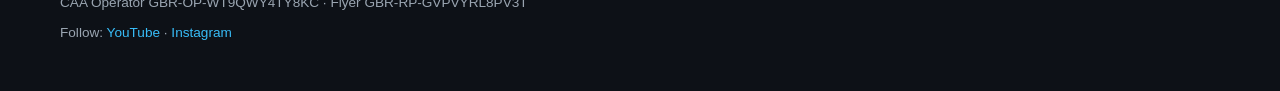
<file: case_studies/case-study-2/index.html>
<!DOCTYPE html>
<html lang="en-GB">
<head>
<meta charset="utf-8">
<meta name="viewport" content="width=device-width, initial-scale=1">
<meta name="color-scheme" content="dark">
<meta name="theme-color" content="#0d1117">
<meta name="description" content="A 4K aerial cinematography case study of a 1960s chalet-style home and garden in Dorset, with interior detail, aerial views and social cuts.">
<meta name="robots" content="index, follow, max-image-preview:large">
<link rel="canonical" href="https://www.zippitymedialab.com/case_studies/case-study-2/">
<meta property="og:type" content="article">
<meta property="og:site_name" content="Zippity Media Lab">
<meta property="og:locale" content="en_GB">
<meta property="og:url" content="https://www.zippitymedialab.com/case_studies/case-study-2/">
<meta property="og:title" content="4K Aerial Home Film in Dorset | Zippity Media Lab">
<meta property="og:description" content="A 4K aerial cinematography case study of a 1960s chalet-style home and garden in Dorset, with interior detail, aerial views and social cuts.">
<meta property="og:image" content="https://www.zippitymedialab.com/case_studies/case-study-2/images/conservatory/web/case-study-2-conservatory-1920.webp">
<meta property="og:image:alt" content="Aerial view of a 1960s chalet-style home and conservatory in Dorset">
<meta name="twitter:card" content="summary_large_image">
<meta name="twitter:title" content="4K Aerial Home Film in Dorset | Zippity Media Lab">
<meta name="twitter:description" content="A 4K aerial cinematography case study of a 1960s chalet-style home and garden in Dorset, with interior detail, aerial views and social cuts.">
<meta name="twitter:image" content="https://www.zippitymedialab.com/case_studies/case-study-2/images/conservatory/web/case-study-2-conservatory-1920.webp">
<title>4K Aerial Home Film in Dorset | Zippity Media Lab</title>
<link rel="stylesheet" href="../_shared/case-study.css?v=20261118a">
</head>
<body>
<header class="cs-topbar"><div class="cs-wrap cs-topbar-inner"><a class="cs-back" href="../../">&larr; Zippity Media Lab</a><span class="cs-brand">Zippity Media Lab</span></div></header>
<main class="cs-wrap">
<section class="cs-hero">
  <img src="images/conservatory/web/case-study-2-conservatory-1920.webp" srcset="images/conservatory/web/case-study-2-conservatory.webp 800w, images/conservatory/web/case-study-2-conservatory-1920.webp 1920w" sizes="100vw" alt="Aerial view of the custom-built conservatory" width="1920" height="1440" style="--hero-pos: center 70%" fetchpriority="high" decoding="async">
  <div class="cs-hero-text"><p class="cs-kicker">Architecture &amp; Place</p><h1>1960s Chalet-Style Home, Dorset</h1><p class="cs-meta">Dorset &middot; Private commission &middot; 2026-11-04</p></div>
</section>
<div class="cs-actions"><button class="cs-btn" type="button" id="dlbtn" onclick="var m=document.getElementById('cs-dl-modal');if(!m){alert('missing');return;}m.hidden=false;m.style.display='flex';m.style.alignItems='center';m.style.justifyContent='center';document.body.classList.add('cs-modal-open');"><span>Download all files for this project</span></button></div>
<div class="cs-intro"><p>A two-bedroom detached chalet-style home filmed as a place story: aerial stills, vertical crops for social, and a short film.</p></div>
<section class="cs-section"><h2>The House</h2><p>Low altitude shots of the front and the back of the house, showcasing the original artwork by the local sculptor, the front lawn and the spacious, bright conservatory.</p><div class="cs-grid"><figure class="cs-figure">
  <button class="cs-zoom" type="button" aria-label="Zoom image: Front of house" aria-pressed="false">
    <img src="images/front/web/case-study-2-front.webp" srcset="images/front/web/case-study-2-front.webp 800w, images/front/web/case-study-2-front-1920.webp 1920w" sizes="(max-width: 700px) 100vw, 50vw" alt="Front view of the 1960s chalet-style house, garage and lawn" width="800" height="600" loading="lazy" decoding="async" draggable="false">
    <img class="cs-zoom-full" src="images/front/web/case-study-2-front-zoom.webp" alt="" aria-hidden="true" loading="lazy" decoding="async" draggable="false">
  </button>
  <figcaption><span class="cs-cap">Front of house</span><span class="cs-hint">Click to zoom &middot; move to pan &middot; click to reset</span></figcaption>
  <details class="cs-social"><summary>Social formats</summary><div class="cs-social-grid"><button class="cs-social-item" type="button" data-modal="image" data-src="images/front/social/case-study-2-front-square.jpg" data-label="Front of house - 1:1 square crop" aria-label="View Front of house - 1:1 square crop"><img src="images/front/social/case-study-2-front-square.jpg" alt="Front view of the house in a square crop" loading="lazy" decoding="async"><span class="cs-social-tag">1:1</span><span>Square</span></button><button class="cs-social-item" type="button" data-modal="image" data-src="images/front/social/case-study-2-front-4x5.jpg" data-label="Front of house - 4:5 portrait crop" aria-label="View Front of house - 4:5 portrait crop"><img src="images/front/social/case-study-2-front-4x5.jpg" alt="Front view of the house in a portrait crop" loading="lazy" decoding="async"><span class="cs-social-tag">4:5</span><span>Portrait</span></button><button class="cs-social-item" type="button" data-modal="image" data-src="images/front/social/case-study-2-front-9x16.jpg" data-label="Front of house - 9:16 story / reel crop" aria-label="View Front of house - 9:16 story / reel crop"><img src="images/front/social/case-study-2-front-9x16.jpg" alt="Front view of the house in a vertical story crop" loading="lazy" decoding="async"><span class="cs-social-tag">9:16</span><span>Story / Reel</span></button></div></details>
</figure><figure class="cs-figure">
  <button class="cs-zoom" type="button" aria-label="Zoom image: Conservatory" aria-pressed="false">
    <img src="images/conservatory/web/case-study-2-conservatory.webp" srcset="images/conservatory/web/case-study-2-conservatory.webp 800w, images/conservatory/web/case-study-2-conservatory-1920.webp 1920w" sizes="(max-width: 700px) 100vw, 50vw" alt="Aerial view of the custom-built conservatory" width="800" height="600" loading="lazy" decoding="async" draggable="false">
    <img class="cs-zoom-full" src="images/conservatory/web/case-study-2-conservatory-zoom.webp" alt="" aria-hidden="true" loading="lazy" decoding="async" draggable="false">
  </button>
  <figcaption><span class="cs-cap">Conservatory</span><span class="cs-hint">Click to zoom &middot; move to pan &middot; click to reset</span></figcaption>
  <details class="cs-social"><summary>Social formats</summary><div class="cs-social-grid"><button class="cs-social-item" type="button" data-modal="image" data-src="images/conservatory/social/case-study-2-conservatory-square.jpg" data-label="Conservatory - 1:1 square crop" aria-label="View Conservatory - 1:1 square crop"><img src="images/conservatory/social/case-study-2-conservatory-square.jpg" alt="Aerial view of the conservatory in a square crop" loading="lazy" decoding="async"><span class="cs-social-tag">1:1</span><span>Square</span></button><button class="cs-social-item" type="button" data-modal="image" data-src="images/conservatory/social/case-study-2-conservatory-4x5.jpg" data-label="Conservatory - 4:5 portrait crop" aria-label="View Conservatory - 4:5 portrait crop"><img src="images/conservatory/social/case-study-2-conservatory-4x5.jpg" alt="Aerial view of the conservatory in a portrait crop" loading="lazy" decoding="async"><span class="cs-social-tag">4:5</span><span>Portrait</span></button><button class="cs-social-item" type="button" data-modal="image" data-src="images/conservatory/social/case-study-2-conservatory-9x16.jpg" data-label="Conservatory - 9:16 story / reel crop" aria-label="View Conservatory - 9:16 story / reel crop"><img src="images/conservatory/social/case-study-2-conservatory-9x16.jpg" alt="Aerial view of the conservatory in a vertical story crop" loading="lazy" decoding="async"><span class="cs-social-tag">9:16</span><span>Story / Reel</span></button></div></details>
</figure></div></section>
<section class="cs-section"><h2>Back patio</h2><p>Aerial view of the generous patio and the back garden.</p><div class="cs-grid"><figure class="cs-figure">
  <button class="cs-zoom" type="button" aria-label="Zoom image: Back patio" aria-pressed="false">
    <img src="images/back/web/case-study-2-back.webp" srcset="images/back/web/case-study-2-back.webp 800w, images/back/web/case-study-2-back-1920.webp 1920w" sizes="(max-width: 700px) 100vw, 50vw" alt="Aerial view of the back of the house and patio" width="800" height="600" loading="lazy" decoding="async" draggable="false">
    <img class="cs-zoom-full" src="images/back/web/case-study-2-back-zoom.webp" alt="" aria-hidden="true" loading="lazy" decoding="async" draggable="false">
  </button>
  <figcaption><span class="cs-cap">Back patio</span><span class="cs-hint">Click to zoom &middot; move to pan &middot; click to reset</span></figcaption>
  <details class="cs-social"><summary>Social formats</summary><div class="cs-social-grid"><button class="cs-social-item" type="button" data-modal="image" data-src="images/back/social/case-study-2-back-square.jpg" data-label="Back patio - 1:1 square crop" aria-label="View Back patio - 1:1 square crop"><img src="images/back/social/case-study-2-back-square.jpg" alt="Aerial view of the back patio and garden in a square crop" loading="lazy" decoding="async"><span class="cs-social-tag">1:1</span><span>Square</span></button><button class="cs-social-item" type="button" data-modal="image" data-src="images/back/social/case-study-2-back-4x5.jpg" data-label="Back patio - 4:5 portrait crop" aria-label="View Back patio - 4:5 portrait crop"><img src="images/back/social/case-study-2-back-4x5.jpg" alt="Aerial view of the back patio and garden in a portrait crop" loading="lazy" decoding="async"><span class="cs-social-tag">4:5</span><span>Portrait</span></button><button class="cs-social-item" type="button" data-modal="image" data-src="images/back/social/case-study-2-back-9x16.jpg" data-label="Back patio - 9:16 story / reel crop" aria-label="View Back patio - 9:16 story / reel crop"><img src="images/back/social/case-study-2-back-9x16.jpg" alt="Aerial view of the back patio and garden in a vertical story crop" loading="lazy" decoding="async"><span class="cs-social-tag">9:16</span><span>Story / Reel</span></button></div></details>
</figure></div></section>
<section class="cs-section"><h2>Film</h2><p class="cs-page-lead">The full film, plus a vertical cut for social.</p><div class="cs-videos"><figure class="cs-video"><div class="cs-video-row"><div class="cs-video-frame"><iframe class="cs-video-embed" src="https://www.youtube-nocookie.com/embed/siGGdpigKoE?playsinline=1&amp;rel=0" title="Case Study 2 film" allow="accelerometer; autoplay; clipboard-write; encrypted-media; gyroscope; picture-in-picture; web-share" allowfullscreen loading="lazy" referrerpolicy="strict-origin-when-cross-origin"></iframe></div><div class="cs-video-frame cs-phone"><iframe class="cs-video-embed" src="https://www.instagram.com/reel/DfidbmMiSn4/embed/" title="Case Study 2 vertical reel" allow="autoplay; clipboard-write; encrypted-media; picture-in-picture; web-share" allowfullscreen loading="lazy" referrerpolicy="strict-origin-when-cross-origin"></iframe></div></div></figure></div></section>
<section class="cs-section"><h2>Want a story like this?</h2><div class="cs-prose"><p>Aerial photography and video for architecture and place projects: horizontal and vertical, social-ready, and turned around in 48 hours.</p><p><a href="mailto:hello@zippitymedialab.com">hello@zippitymedialab.com</a> &middot; 07988 048357</p></div></section>
</main>
<footer class="cs-footer"><div class="cs-wrap"><p><strong>Zippity Media Lab</strong>: cinematic drone stories for architecture, events and heritage.</p><p>CAA Operator GBR-OP-WT9QWY4TY8KC &middot; Flyer GBR-RP-GVPVYRL8PV3T</p><p class="cs-social-links">Follow: <a href="https://www.youtube.com/@ZippityMediaLab" target="_blank" rel="noopener" aria-label="Zippity Media Lab on YouTube (opens in a new tab)">YouTube</a> <span aria-hidden="true">&middot;</span> <a href="https://www.instagram.com/zippitymedialab/" target="_blank" rel="noopener" aria-label="Zippity Media Lab on Instagram (opens in a new tab)">Instagram</a></p></div></footer>
<div class="cs-modal" id="cs-modal" hidden>
  <div class="cs-modal-panel" role="dialog" aria-modal="true" aria-label="Media preview">
    <button class="cs-modal-close" type="button" aria-label="Close">&times;</button>
    <img class="cs-modal-media cs-modal-img" alt="" hidden>
    <video class="cs-modal-media cs-modal-video" controls playsinline preload="metadata" hidden></video>
    <p class="cs-modal-cap"></p>
</div>
</div>
<div class="cs-modal" id="cs-dl-modal" hidden style="z-index:999;display:none;align-items:center;justify-content:center;position:fixed;inset:0;background:rgba(3,6,10,.93)" onclick="if(event.target===this){this.hidden=true;this.style.display='none';document.body.classList.remove('cs-modal-open');}">
  <div class="cs-modal-panel" role="dialog" aria-modal="true">
    <button class="cs-modal-close" type="button" aria-label="Close" onclick="var m=document.getElementById('cs-dl-modal');if(m){m.hidden=true;m.style.display='none';document.body.classList.remove('cs-modal-open');}">&times;</button>
    <p style="max-width:60ch;text-align:center;line-height:1.8;">This is just for illustration purposes. Real projects allow you to download upload-ready, ready-to-publish files.</p>
  </div>
</div>


<script src="../_shared/case-study.js?v=20261110b"></script>

<script id="cs-dl-inline">
(function(){
  var m=document.getElementById('cs-dl-modal');
  if(!m)return;
  m.hidden=true;
  function o(){m.hidden=false;document.body.classList.add('cs-modal-open');}
  function c(){m.hidden=true;document.body.classList.remove('cs-modal-open');}
  var bs=document.querySelectorAll('[data-cs-dl-placeholder]');
  for(var i=0;i<bs.length;i++){bs[i].addEventListener('click',o,false);}
  var cs=document.querySelectorAll('[data-cs-dl-close]');
  for(var i=0;i<cs.length;i++){cs[i].addEventListener('click',c,false);}
  m.addEventListener('click',function(e){if(e.target===m)c();},false);
  document.addEventListener('keydown',function(e){if(e.key==='Escape' && !m.hidden)c();},false);
})();
</script>

</body>
</html>
</file>
<file: case_studies/_shared/case-study.css>
:root{--bg:#0d1117;--card:#161b22;--card-hover:#21262d;--border:#30363d;--blue:#2f81f7;--cyan:#38bdf8;--text:#f0f6fc;--muted:#a8b3c1;--faint:#9aa5b1;--max:1200px;--radius:14px}
*{box-sizing:border-box}
html{scroll-behavior:smooth}
body{margin:0;background:var(--bg);color:var(--text);font-family:-apple-system,BlinkMacSystemFont,"Segoe UI",Roboto,Helvetica,Arial,sans-serif;line-height:1.65;-webkit-font-smoothing:antialiased}
img{display:block;max-width:100%}
a{color:var(--cyan)}
.cs-wrap{width:100%;max-width:var(--max);margin:0 auto;padding:0 20px}
.cs-topbar{position:sticky;top:0;z-index:20;background:rgba(13,17,23,.84);backdrop-filter:blur(10px);border-bottom:1px solid var(--border)}
.cs-topbar-inner{display:flex;align-items:center;justify-content:space-between;gap:16px;min-height:58px}
.cs-back,.cs-brand{font-size:.9rem;text-decoration:none}
.cs-back{color:var(--muted)}
.cs-back:hover{color:var(--text)}
.cs-brand{color:var(--text);font-weight:700}
.cs-hero{position:relative;max-width:100%;height:clamp(180px,26vw,300px);margin:24px auto;border:1px solid var(--border);border-radius:var(--radius);overflow:hidden;background:#05080c;box-shadow:0 24px 60px -30px rgba(0,0,0,.9)}
.cs-hero>img{width:100%;height:100%;object-fit:cover;object-position:var(--hero-pos,center);transform-origin:center;animation:cs-drift 26s ease-in-out infinite alternate}
.cs-hero::before{content:"";position:absolute;inset:0;z-index:1;pointer-events:none;background:radial-gradient(120% 95% at 50% 38%,transparent 42%,rgba(4,7,11,.5) 100%)}
.cs-hero::after{content:"";position:absolute;inset:0;z-index:1;pointer-events:none;background:linear-gradient(to top,rgba(8,11,15,.96),rgba(8,11,15,.35) 48%,rgba(8,11,15,0))}
.cs-hero-text{position:absolute;left:0;right:0;bottom:0;z-index:2;padding:clamp(16px,3.2vw,30px)}
@keyframes cs-drift{from{transform:scale(1.02)}to{transform:scale(1.08)}}
.cs-kicker{margin:0 0 6px;color:var(--cyan);font-size:.75rem;font-weight:700;letter-spacing:.14em;text-transform:uppercase}
.cs-hero h1{margin:0;font-size:clamp(1.5rem,3.6vw,2.4rem);line-height:1.1}
.cs-meta{margin:10px 0 0;color:var(--muted);font-size:.95rem}
.cs-intro{max-width:70ch;margin:28px auto 8px;color:var(--muted);font-size:1.05rem}
.cs-section{margin:44px 0}
.cs-section h2{margin:0 0 10px;font-size:clamp(1.3rem,2.4vw,1.8rem)}
.cs-prose{max-width:70ch;color:var(--muted)}
.cs-prose p{margin:0 0 12px}
.cs-grid{display:grid;grid-template-columns:repeat(auto-fit,minmax(280px,1fr));gap:22px;margin-top:20px}
.cs-figure{margin:0;background:var(--card);border:1px solid var(--border);border-radius:var(--radius);overflow:hidden}
.cs-zoom{position:relative;display:block;width:100%;padding:0;border:0;background:#0a0e14;cursor:zoom-in;overflow:hidden;line-height:0;touch-action:manipulation;user-select:none;-webkit-user-select:none}
.cs-zoom:focus-visible{outline:3px solid var(--cyan);outline-offset:-3px}
.cs-zoom>img{width:100%;aspect-ratio:4/3;object-fit:cover;display:block}
.cs-zoom-full{position:absolute;inset:0;width:100%;height:100%;object-fit:cover;transform-origin:0 0;opacity:0;visibility:hidden;pointer-events:none;will-change:transform}
.cs-zoom.is-zoomed{cursor:zoom-out;touch-action:none}
.cs-zoom.is-zoomed .cs-zoom-full{opacity:1;visibility:visible}
.cs-figure figcaption{display:flex;align-items:baseline;justify-content:space-between;gap:10px;padding:12px 15px;font-size:.9rem}
.cs-cap{color:var(--text);font-weight:600}
.cs-hint{color:var(--faint);font-size:.78rem;white-space:nowrap}
.cs-social{border-top:1px solid var(--border)}
.cs-social summary{cursor:pointer;padding:11px 15px;color:var(--muted);font-size:.85rem;list-style:none}
.cs-social summary::-webkit-details-marker{display:none}
.cs-social summary::before{content:"+";display:inline-block;width:1em;margin-right:7px;color:var(--cyan);font-weight:700}
.cs-social[open] summary::before{content:"-"}
.cs-social-grid{display:grid;grid-template-columns:repeat(3,minmax(0,1fr));gap:10px;padding:0 15px 15px}
.cs-social-item{display:flex;flex-direction:column;gap:6px;width:100%;padding:0;border:0;background:none;color:var(--muted);text-align:center;text-decoration:none;font:inherit;font-size:.72rem;line-height:1.3;cursor:pointer;appearance:none}
.cs-social-item:focus-visible{outline:2px solid var(--cyan);outline-offset:2px;border-radius:8px}
.cs-social-item img{width:100%;height:150px;object-fit:contain;background:#0a0e14;border:1px solid var(--border);border-radius:8px;transition:border-color .2s ease}
.cs-social-item:hover img{border-color:var(--cyan)}
.cs-social-item .cs-social-tag{display:inline-block;align-self:center;padding:1px 6px;border-radius:4px;background:var(--card-hover);color:var(--cyan);font-weight:700;font-size:.68rem}
.cs-actions{margin:24px 0 0}
.cs-btn{display:inline-flex;flex-direction:column;gap:2px;padding:13px 20px;border-radius:10px;background:linear-gradient(135deg,var(--blue),#1d4ed8);color:#fff;text-decoration:none;font-weight:600;box-shadow:0 10px 28px -12px rgba(47,129,247,.8)}
.cs-btn:hover{filter:brightness(1.08)}
.cs-btn-meta{font-size:.75rem;font-weight:400;color:rgba(255,255,255,.82)}
.cs-videos{display:grid;gap:26px}
.cs-video{margin:0;padding:18px;border:1px solid var(--border);border-radius:var(--radius);background:var(--card)}
.cs-video-row{display:flex;flex-wrap:wrap;gap:20px;align-items:flex-start}
.cs-video-frame{flex:1 1 380px;min-width:0}
.cs-video-frame.cs-phone{flex:0 0 260px;max-width:260px}
.cs-video-embed{display:block;width:100%;height:auto;aspect-ratio:16/9;border:0;border-radius:10px;background:#000}
.cs-video-frame.cs-phone .cs-video-embed{aspect-ratio:9/16}
.cs-video figcaption{margin-top:12px;color:var(--muted);font-size:.9rem}
.cs-video figcaption strong{color:var(--text)}
.cs-modal{position:fixed;inset:0;z-index:200;display:flex;align-items:center;justify-content:center;padding:20px;background:rgba(3,6,10,.93)}
.cs-modal[hidden]{display:none}
.cs-modal-panel{position:relative;display:flex;flex-direction:column;align-items:center;gap:12px;max-width:min(94vw,1200px);max-height:92vh;padding:16px;border:1px solid var(--border);border-radius:var(--radius);background:var(--card);box-shadow:0 30px 80px -20px rgba(0,0,0,.9);overflow:auto}
.cs-modal-media{display:block;max-width:100%;max-height:76vh;width:auto;height:auto;border-radius:8px;background:#000}
.cs-modal [hidden]{display:none!important}
.cs-modal-close{position:fixed;top:18px;right:18px;z-index:2;width:44px;height:44px;border-radius:50%;border:1px solid var(--border);background:rgba(13,17,23,.86);color:var(--text);font-size:1.6rem;line-height:1;cursor:pointer}
.cs-modal-close:hover{border-color:var(--cyan)}
.cs-modal-cap{margin:0;max-width:70ch;color:var(--muted);font-size:.9rem;text-align:center}
.cs-modal-dl{color:var(--cyan);font-size:.85rem}
body.cs-modal-open{overflow:hidden}
.cs-footer{margin-top:56px;padding:30px 0 40px;border-top:1px solid var(--border);color:var(--faint);font-size:.85rem}
.cs-footer p{margin:0 0 7px}
.cs-footer strong{color:var(--muted)}
.cs-footer a{color:var(--cyan);text-decoration:none}
.cs-footer a:hover{text-decoration:underline}
.cs-social-links{margin-top:10px}
.cs-cards{display:grid;grid-template-columns:repeat(auto-fit,minmax(280px,1fr));gap:22px;margin:28px 0 10px}
.cs-card{display:flex;flex-direction:column;overflow:hidden;border:1px solid var(--border);border-radius:var(--radius);background:var(--card);color:var(--text);text-decoration:none;transition:border-color .2s ease,transform .2s ease}
.cs-card:hover{border-color:var(--cyan);transform:translateY(-2px)}
.cs-card img{width:100%;aspect-ratio:4/3;object-fit:cover}
.cs-card-body{padding:15px 16px 18px}
.cs-card-body h2{margin:0 0 5px;font-size:1.15rem}
.cs-card-body p{margin:0;color:var(--muted);font-size:.9rem}
.cs-card-body span{display:inline-block;margin-top:10px;color:var(--cyan);font-size:.85rem}
.cs-page-title{font-size:clamp(1.9rem,4vw,2.8rem);margin:34px 0 8px}
.cs-page-lead{max-width:65ch;color:var(--muted);margin:0 0 10px}
@media (max-width:560px){.cs-hint{display:none}.cs-video-frame.cs-phone{flex:1 1 auto;max-width:none;width:70%;margin:0 auto}.cs-modal{padding:12px}.cs-modal-media{max-height:70vh}.cs-modal-close{top:10px;right:10px}}
@media (prefers-reduced-motion:reduce){html{scroll-behavior:auto}.cs-card{transition:none}.cs-hero>img{animation:none}}

#cs-dl-modal{z-index:300}
#cs-dl-modal[hidden]{display:none!important}
#cs-dl-modal:not([hidden]){display:flex!important;align-items:center;justify-content:center}
#cs-dl-modal .cs-modal-panel{max-width:520px;text-align:center;padding:28px 24px}

#cs-dl-modal:not([hidden]){display:flex!important;align-items:center;justify-content:center;position:fixed;inset:0;background:rgba(3,6,10,.93)}
</file>
